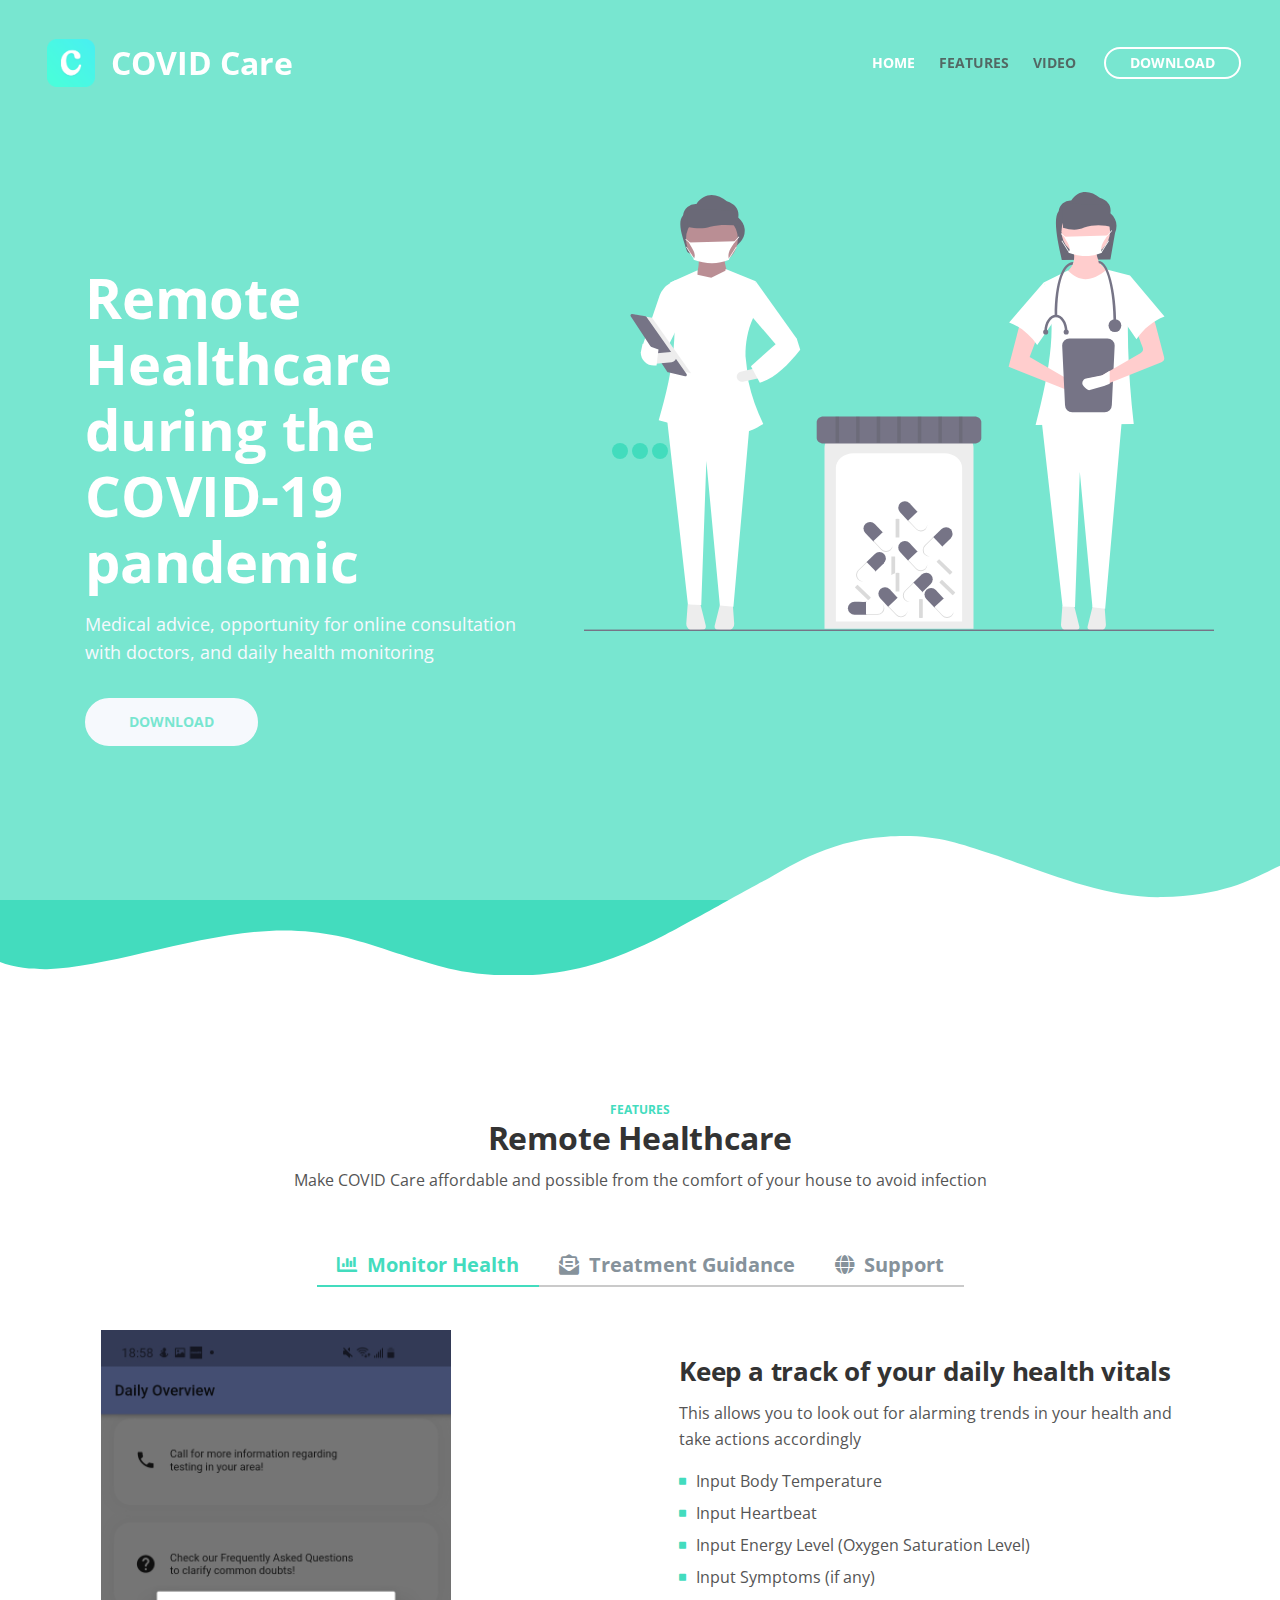
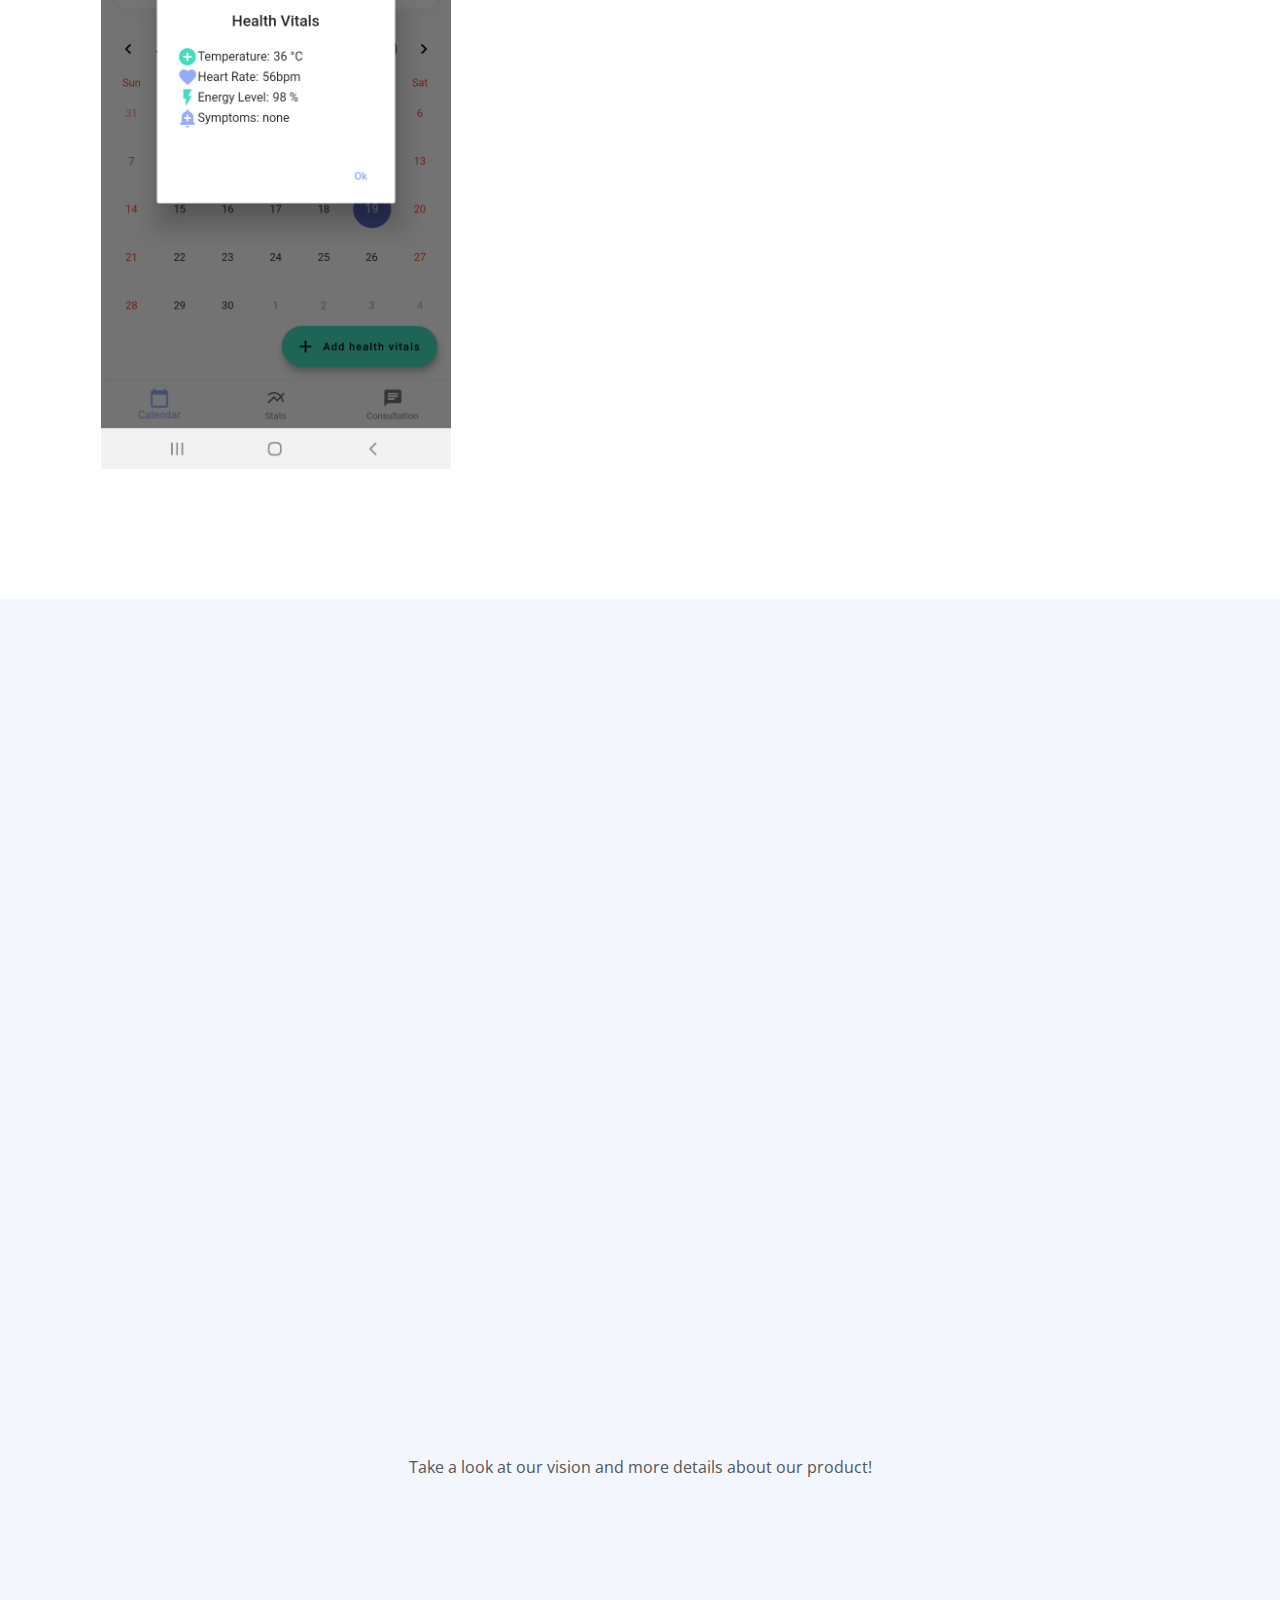
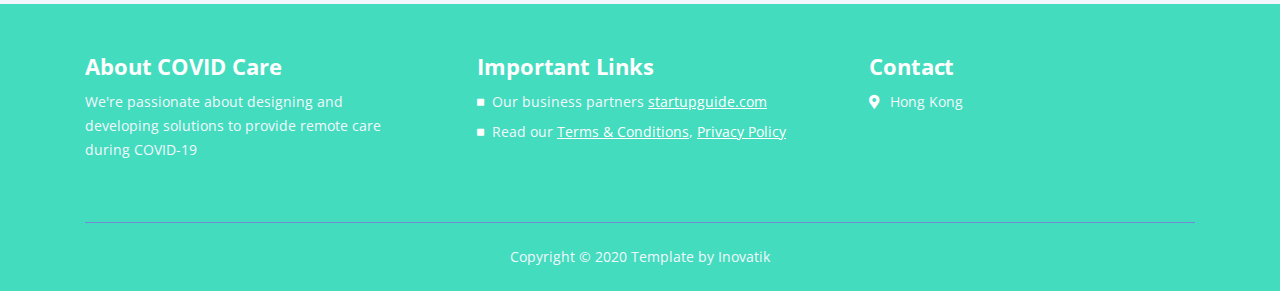
<file: docs/index.html>
<!DOCTYPE html>
<html lang="en">
<head>
    <meta charset="utf-8">
    <meta name="viewport" content="width=device-width, initial-scale=1, shrink-to-fit=no">
    
    <!-- SEO Meta Tags -->
    <meta name="description" content="Tivo is a HTML landing page template built with Bootstrap to help you crate engaging presentations for SaaS apps and convert visitors into users.">
    <meta name="author" content="Inovatik">

    <!-- OG Meta Tags to improve the way the post looks when you share the page on LinkedIn, Facebook, Google+ -->
	<meta property="og:site_name" content="" /> <!-- website name -->
	<meta property="og:site" content="" /> <!-- website link -->
	<meta property="og:title" content=""/> <!-- title shown in the actual shared post -->
	<meta property="og:description" content="" /> <!-- description shown in the actual shared post -->
	<meta property="og:image" content="" /> <!-- image link, make sure it's jpg -->
	<meta property="og:url" content="" /> <!-- where do you want your post to link to -->
	<meta property="og:type" content="article" />

    <!-- Website Title -->
    <title>COVID Care - A mobile app to track your health</title>
    
    <!-- Styles -->
    <link href="https://fonts.googleapis.com/css?family=Open+Sans:400,400i,700&display=swap&subset=latin-ext" rel="stylesheet">
    <link href="css/bootstrap.css" rel="stylesheet">
    <link href="css/fontawesome-all.css" rel="stylesheet">
    <link href="css/swiper.css" rel="stylesheet">
	<link href="css/magnific-popup.css" rel="stylesheet">
	<link href="css/styles.css" rel="stylesheet">
	
	<!-- Favicon  -->
    <link rel="icon" href="images/favicon.png">
</head>
<body data-spy="scroll" data-target=".fixed-top">
    
    <!-- Preloader -->
	<div class="spinner-wrapper">
        <div class="spinner">
            <div class="bounce1"></div>
            <div class="bounce2"></div>
            <div class="bounce3"></div>
        </div>
    </div>
    <!-- end of preloader -->
    

    <!-- Navigation -->
    <nav class="navbar navbar-expand-lg navbar-dark navbar-custom fixed-top">
        <div class="container">

             <!-- Image Logo -->
             <a class="navbar-brand logo-image" href="index.html"><img src="images/logo.png" alt="alternative"></a> 
            <!-- Text Logo - Use this if you don't have a graphic logo -->
            <a class="navbar-brand logo-text page-scroll" href="index.html">COVID Care</a>
            
            <!-- Mobile Menu Toggle Button -->
            <button class="navbar-toggler" type="button" data-toggle="collapse" data-target="#navbarsExampleDefault" aria-controls="navbarsExampleDefault" aria-expanded="false" aria-label="Toggle navigation">
                <span class="navbar-toggler-awesome fas fa-bars"></span>
                <span class="navbar-toggler-awesome fas fa-times"></span>
            </button>
            <!-- end of mobile menu toggle button -->

            <div class="collapse navbar-collapse" id="navbarsExampleDefault">
                <ul class="navbar-nav ml-auto">
                    <li class="nav-item">
                        <a class="nav-link page-scroll" href="#header">HOME <span class="sr-only">(current)</span></a>
                    </li>
                    <li class="nav-item">
                        <a class="nav-link page-scroll" href="#features">FEATURES</a>
                    </li>
                    <li class="nav-item">
                        <a class="nav-link page-scroll" href="#video">VIDEO</a>
                    </li>
                </ul>
                <span class="nav-item">
                    <a class="btn-outline-sm" href="app-release.apk">DOWNLOAD</a>
                </span>
            </div>
        </div> <!-- end of container -->
    </nav> <!-- end of navbar -->
    <!-- end of navigation -->


    <!-- Header -->
    <header id="header" class="header">
        <div class="header-content">
            <div class="container">
                <div class="row">
                    <div class="col-lg-6 col-xl-5">
                        <div class="text-container">
                            <h1>Remote Healthcare during the COVID-19 pandemic</h1>
                            <p class="p-large">Medical advice, opportunity for online consultation with doctors, and daily health monitoring</p>
                            <a class="btn-solid-lg page-scroll" href="app-release.apk">DOWNLOAD</a>
                        </div> <!-- end of text-container -->
                    </div> <!-- end of col -->
                    <div class="col-lg-6 col-xl-7">
                        <div class="image-container">
                            <div class="img-wrapper">
                                <img class="img-fluid" src="images/header.svg" alt="alternative">
                            </div> <!-- end of img-wrapper -->
                        </div> <!-- end of image-container -->
                    </div> <!-- end of col -->
                </div> <!-- end of row -->
            </div> <!-- end of container -->
        </div> <!-- end of header-content -->
    </header> <!-- end of header -->
    <svg class="header-frame" data-name="Layer 1" xmlns="http://www.w3.org/2000/svg" preserveAspectRatio="none" viewBox="0 0 1920 310"><defs><style>.cls-1{fill:#43DCBE;}</style></defs><title>header-frame</title><path class="cls-1" d="M0,283.054c22.75,12.98,53.1,15.2,70.635,14.808,92.115-2.077,238.3-79.9,354.895-79.938,59.97-.019,106.17,18.059,141.58,34,47.778,21.511,47.778,21.511,90,38.938,28.418,11.731,85.344,26.169,152.992,17.971,68.127-8.255,115.933-34.963,166.492-67.393,37.467-24.032,148.6-112.008,171.753-127.963,27.951-19.26,87.771-81.155,180.71-89.341,72.016-6.343,105.479,12.388,157.434,35.467,69.73,30.976,168.93,92.28,256.514,89.405,100.992-3.315,140.276-41.7,177-64.9V0.24H0V283.054Z"/></svg>
    <!-- end of header -->


    <!-- Features -->
    <div id="features" class="tabs">
        <div class="container">
            <div class="row">
                <div class="col-lg-12">
                    <div class="above-heading">FEATURES</div>
                    <h2 class="h2-heading">Remote Healthcare</h2>
                    <p class="p-heading">Make COVID Care affordable and possible from the comfort of your house to avoid infection</p>
                </div> <!-- end of col -->
            </div> <!-- end of row -->
            <div class="row">
                <div class="col-lg-12">

                    <!-- Tabs Links -->
                    <ul class="nav nav-tabs" id="argoTabs" role="tablist">
                        <li class="nav-item">
                            <a class="nav-link active" id="nav-tab-1" data-toggle="tab" href="#tab-1" role="tab" aria-controls="tab-1" aria-selected="true"><i class="fas fa-chart-bar"></i>Monitor Health</a>
                        </li>
                        <li class="nav-item">
                            <a class="nav-link" id="nav-tab-2" data-toggle="tab" href="#tab-2" role="tab" aria-controls="tab-2" aria-selected="false"><i class="fas fa-envelope-open-text"></i>Treatment Guidance</a>
                        </li>
                        <li class="nav-item">
                            <a class="nav-link" id="nav-tab-3" data-toggle="tab" href="#tab-3" role="tab" aria-controls="tab-3" aria-selected="false"><i class="fas fa-globe"></i>Support</a>
                        </li>
                    </ul>
                    <!-- end of tabs links -->

                    <!-- Tabs Content -->
                    <div class="tab-content" id="argoTabsContent">

                        <!-- Tab -->
                        <div class="tab-pane fade show active" id="tab-1" role="tabpanel" aria-labelledby="tab-1">
                            <div class="row">
                                <div class="col-lg-6">
                                    <div class="image-container">
                                        <img class="img-fluid img-phone" src="images/features-1.jpg" alt="alternative">
                                    </div> <!-- end of image-container -->
                                </div> <!-- end of col -->
                                <div class="col-lg-6">
                                    <div class="text-container">
                                        <h3>Keep a track of your daily health vitals</h3>
                                        <p>This allows you to look out for alarming trends in your health and take actions accordingly</p>
                                        <ul class="list-unstyled li-space-lg">
                                            <li class="media">
                                                <i class="fas fa-square"></i>
                                                <div class="media-body">Input Body Temperature</div>
                                            </li>
                                            <li class="media">
                                                <i class="fas fa-square"></i>
                                                <div class="media-body">Input Heartbeat</div>
                                            </li>
                                            <li class="media">
                                                <i class="fas fa-square"></i>
                                                <div class="media-body">Input Energy Level (Oxygen Saturation Level)</div>
                                            </li>
                                            <li class="media">
                                                <i class="fas fa-square"></i>
                                                <div class="media-body">Input Symptoms (if any)</div>
                                            </li>
                                        </ul>
                                    </div> <!-- end of text-container -->
                                </div> <!-- end of col -->
                            </div> <!-- end of row -->
                        </div> <!-- end of tab-pane -->
                        <!-- end of tab -->

                        <!-- Tab -->
                        <div class="tab-pane fade" id="tab-2" role="tabpanel" aria-labelledby="tab-2">
                            <div class="row">
                                <div class="col-lg-6">
                                    <div class="image-container">
                                        <img class="img-fluid img-phone" src="images/features-2.jpg" alt="alternative">
                                    </div> <!-- end of image-container -->
                                </div> <!-- end of col -->
                                <div class="col-lg-6">
                                    <div class="text-container">
                                        <h3>Treatment Guidance</h3>
                                        <p>From consultation with doctors to tips about your health based on your vitals</p>
                                        <ul class="list-unstyled li-space-lg">
                                            <li class="media">
                                                <i class="fas fa-square"></i>
                                                <div class="media-body">LiveChat Consultation with Doctors</div>
                                            </li>
                                            <li class="media">
                                                <i class="fas fa-square"></i>
                                                <div class="media-body">Priority can be implemented in deciding which users to treat in the hospital and which users to treat at home </div>
                                            </li>
                                            <li class="media">
                                                <i class="fas fa-square"></i>
                                                <div class="media-body">Meds prescription can be given by doctors and give options for users to order online by giving whatsapp number / phone number of pharmacy </div>
                                            </li>
                                        </ul>
                                    </div> <!-- end of text-container -->
                                </div> <!-- end of col -->
                            </div> <!-- end of row -->
                        </div> <!-- end of tab-pane -->
                        <!-- end of tab -->

                        <!-- Tab -->
                        <div class="tab-pane fade" id="tab-3" role="tabpanel" aria-labelledby="tab-3">
                            <div class="row">
                                <div class="col-lg-6">
                                    <div class="image-container">
                                        <img class="img-fluid" src="images/features-3.png" alt="alternative">
                                    </div> <!-- end of image-container -->
                                </div> <!-- end of col -->
                                <div class="col-lg-6">
                                    <div class="text-container">
                                        <h3>Support</h3>
                                        <p>The app aims to support users on all steps from testing to emergency</p>
                                        <ul class="list-unstyled li-space-lg">
                                            <li class="media">
                                                <i class="fas fa-square"></i>
                                                <div class="media-body">Connect with regional helplines to facilitate testing process</div>
                                            </li>
                                            <li class="media">
                                                <i class="fas fa-square"></i>
                                                <div class="media-body">Provide Emergency Call for ambulance</div>
                                            </li>
                                        </ul>
                                    </div> <!-- end of text-container -->
                                </div> <!-- end of col -->
                            </div> <!-- end of row -->
                        </div> <!-- end of tab-pane -->
                        <!-- end of tab -->
                        
                    </div> <!-- end of tab content -->
                    <!-- end of tabs content -->

                </div> <!-- end of col -->
            </div> <!-- end of row -->
        </div> <!-- end of container -->
    </div> <!-- end of tabs -->
    <!-- end of features -->


    <!-- Video -->
    <div id="video" class="basic-2">
        <div class="container">
            <div class="row">
                <div class="col-lg-12">

                    <!-- Video Preview -->
                        <iframe width="1280" height="720" src="https://www.youtube.com/embed/SDW5GQzIIBs" 
                        frameborder="0" allow="accelerometer; autoplay; encrypted-media; gyroscope; picture-in-picture" allowfullscreen></iframe>
                    <!-- end of video preview -->

                    <div class="p-heading">Take a look at our vision and more details about our product!</div>        
                </div> <!-- end of col -->
            </div> <!-- end of row -->
        </div> <!-- end of container -->
    </div> <!-- end of basic-2 -->
    <!-- end of video -->



    <!-- Footer -->
    <div class="footer">
        <div class="container">
            <div class="row">
                <div class="col-md-4">
                    <div class="footer-col first">
                        <h4>About COVID Care</h4>
                        <p class="p-small">We're passionate about designing and developing solutions to provide remote care during COVID-19</p>
                    </div>
                </div> <!-- end of col -->
                <div class="col-md-4">
                    <div class="footer-col middle">
                        <h4>Important Links</h4>
                        <ul class="list-unstyled li-space-lg p-small">
                            <li class="media">
                                <i class="fas fa-square"></i>
                                <div class="media-body">Our business partners <a class="white" href="#your-link">startupguide.com</a></div>
                            </li>
                            <li class="media">
                                <i class="fas fa-square"></i>
                                <div class="media-body">Read our <a class="white" href="terms-conditions.html">Terms & Conditions</a>, <a class="white" href="privacy-policy.html">Privacy Policy</a></div>
                            </li>
                        </ul>
                    </div>
                </div> <!-- end of col -->
                <div class="col-md-4">
                    <div class="footer-col last">
                        <h4>Contact</h4>
                        <ul class="list-unstyled li-space-lg p-small">
                            <li class="media">
                                <i class="fas fa-map-marker-alt"></i>
                                <div class="media-body">Hong Kong</div>
                            </li>
                        </ul>
                    </div> 
                </div> <!-- end of col -->
            </div> <!-- end of row -->
        </div> <!-- end of container -->
    </div> <!-- end of footer -->  
    <!-- end of footer -->


    <!-- Copyright -->
    <div class="copyright">
        <div class="container">
            <div class="row">
                <div class="col-lg-12">
                    <p class="p-small">Copyright © 2020 <a href="https://inovatik.com">Template by Inovatik</a></p>
                </div> <!-- end of col -->
            </div> <!-- enf of row -->
        </div> <!-- end of container -->
    </div> <!-- end of copyright --> 
    <!-- end of copyright -->
    
    	
    <!-- Scripts -->
    <script src="js/jquery.min.js"></script> <!-- jQuery for Bootstrap's JavaScript plugins -->
    <script src="js/popper.min.js"></script> <!-- Popper tooltip library for Bootstrap -->
    <script src="js/bootstrap.min.js"></script> <!-- Bootstrap framework -->
    <script src="js/jquery.easing.min.js"></script> <!-- jQuery Easing for smooth scrolling between anchors -->
    <script src="js/swiper.min.js"></script> <!-- Swiper for image and text sliders -->
    <script src="js/jquery.magnific-popup.js"></script> <!-- Magnific Popup for lightboxes -->
    <script src="js/validator.min.js"></script> <!-- Validator.js - Bootstrap plugin that validates forms -->
    <script src="js/scripts.js"></script> <!-- Custom scripts -->
</body>
</html>
</file>
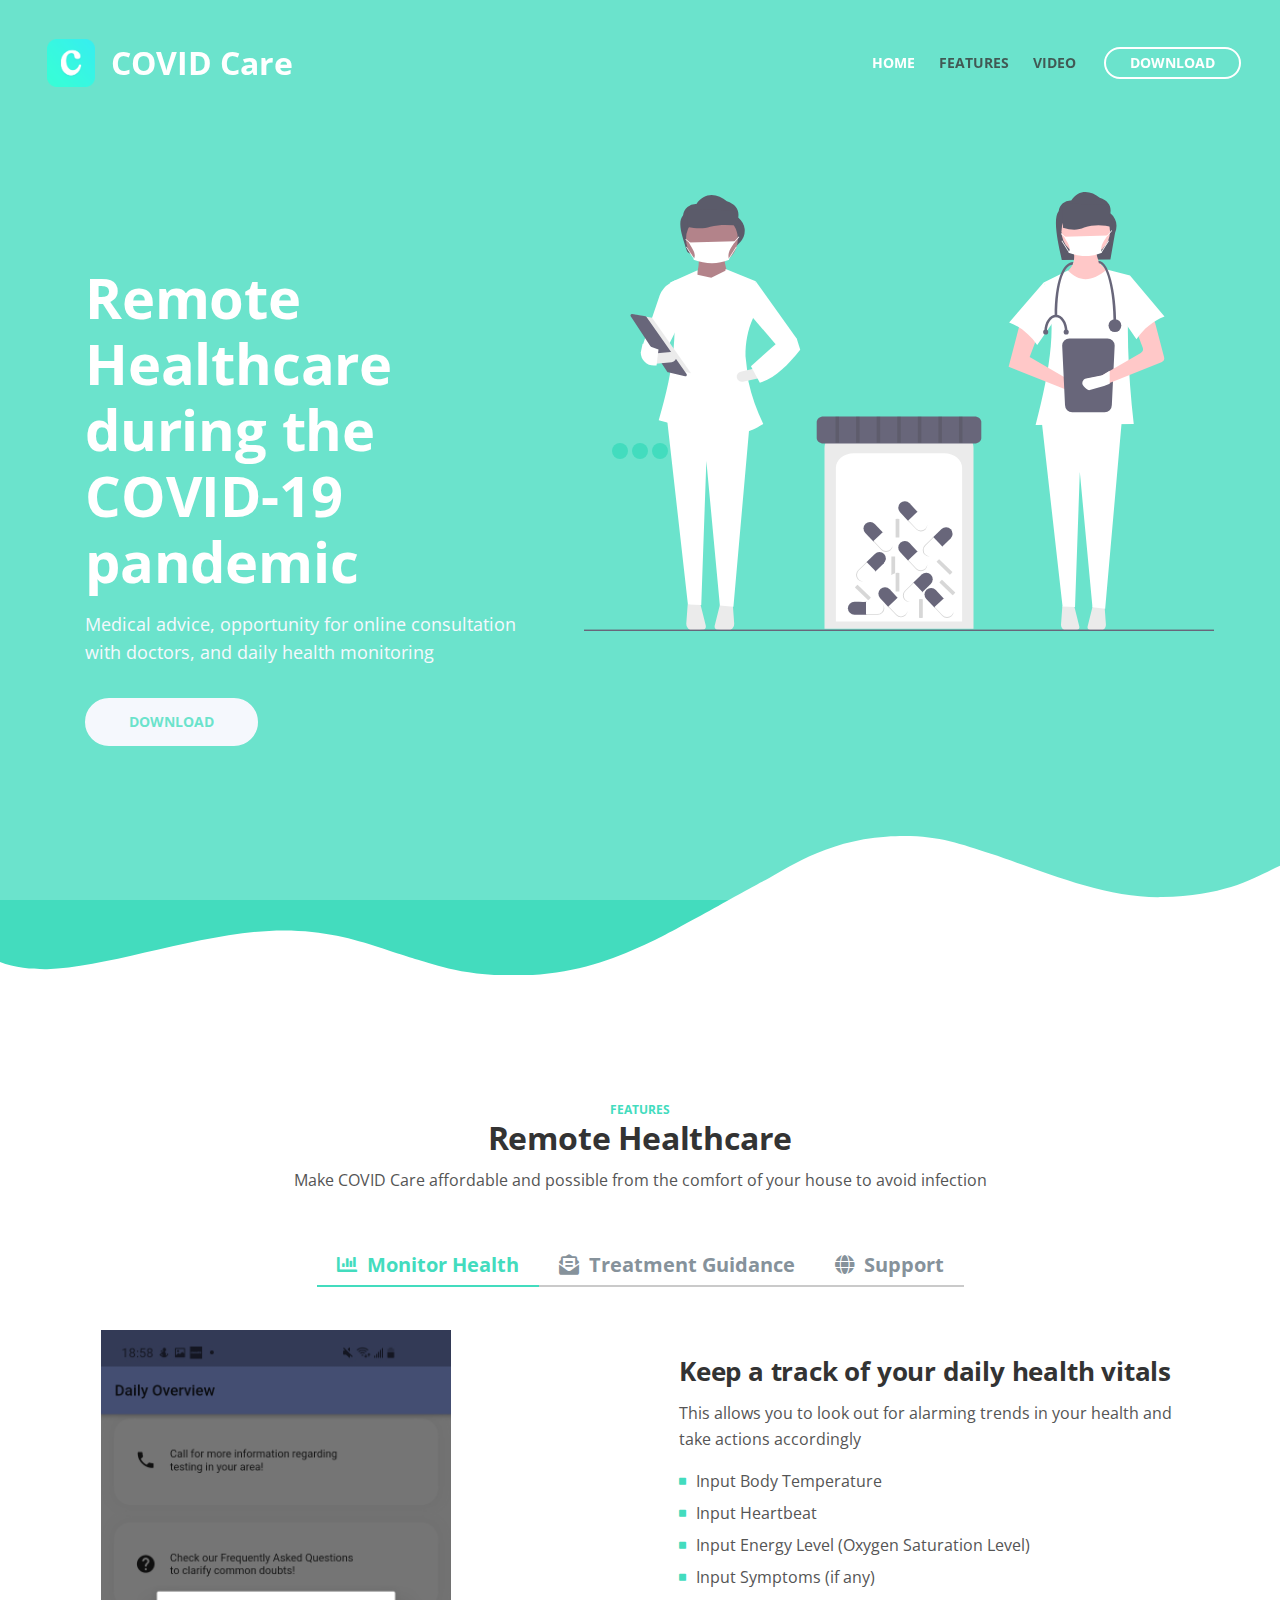
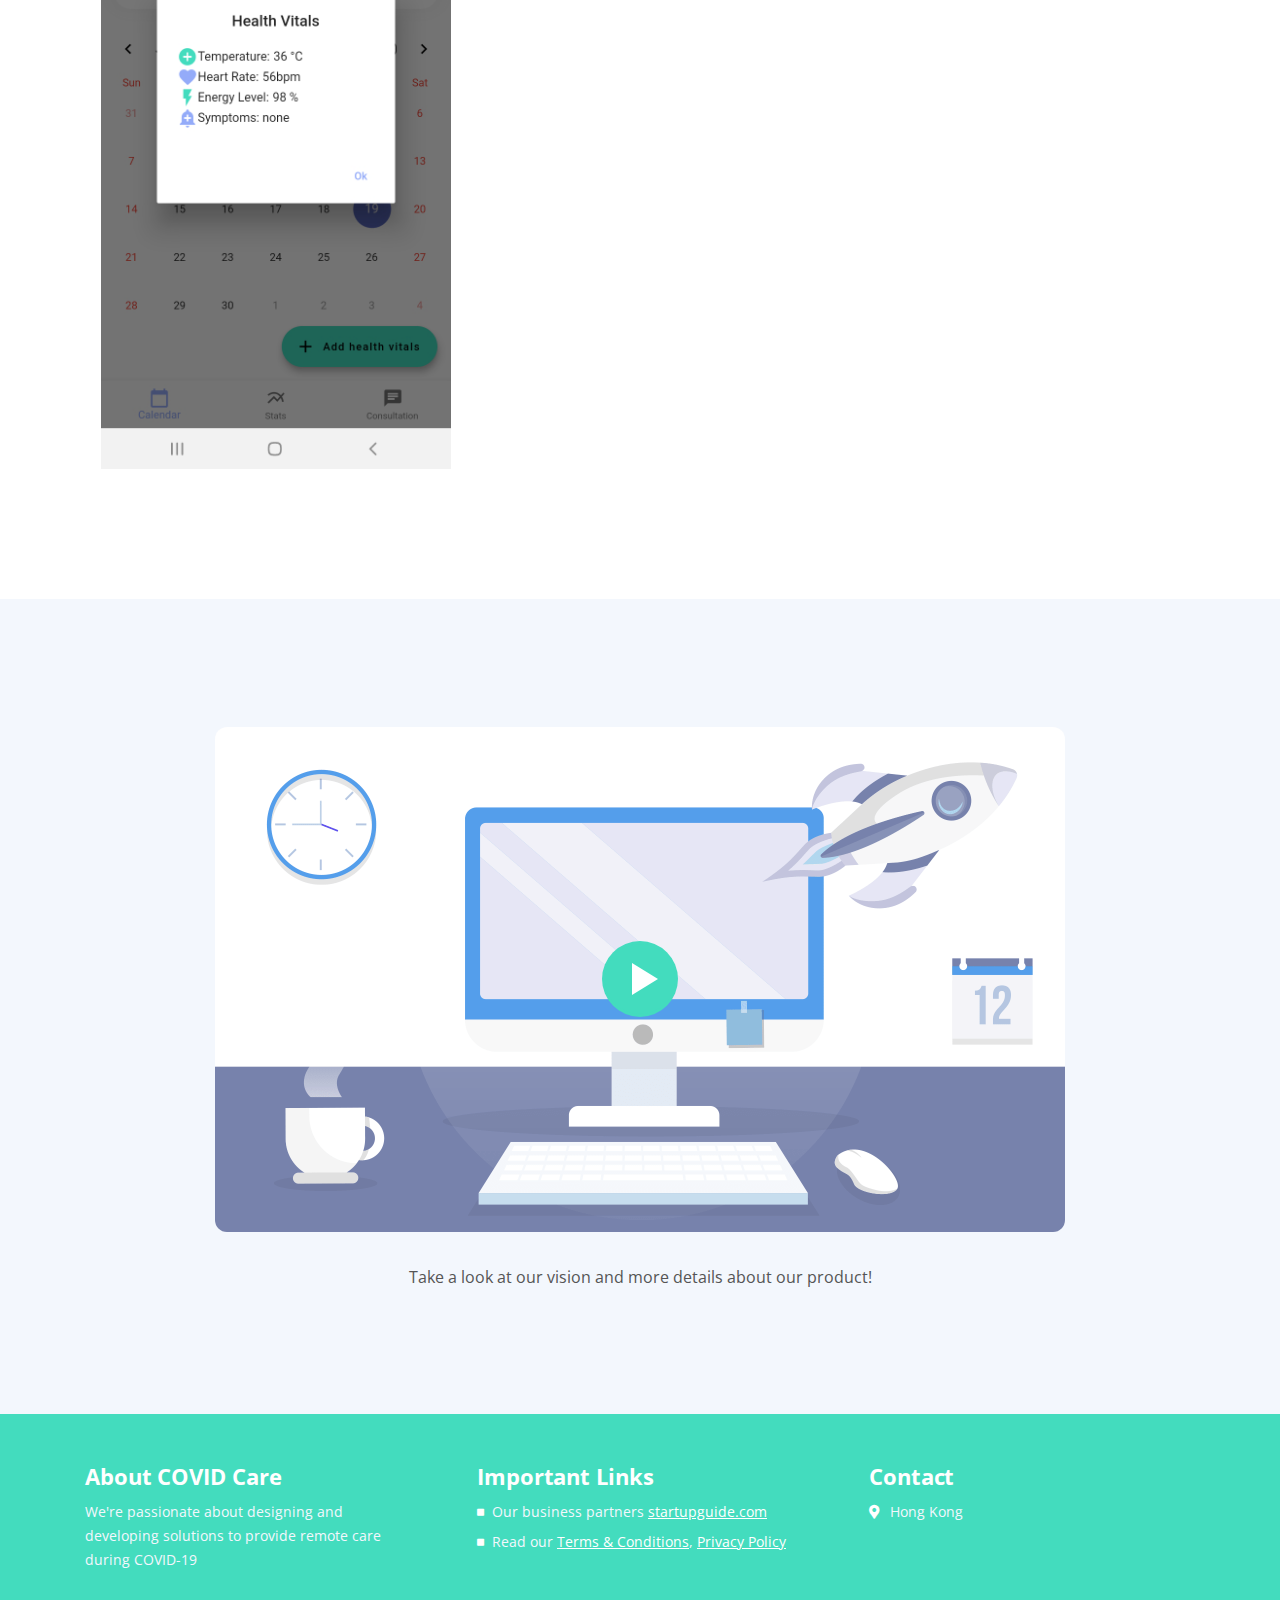
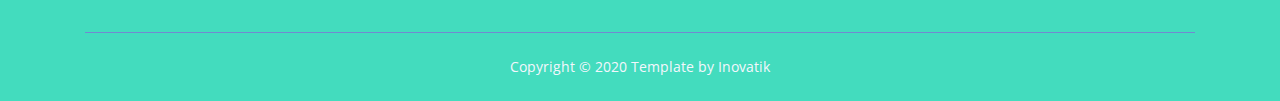
<file: web/index.html>
<!DOCTYPE html>
<html lang="en">
<head>
    <meta charset="utf-8">
    <meta name="viewport" content="width=device-width, initial-scale=1, shrink-to-fit=no">
    
    <!-- SEO Meta Tags -->
    <meta name="description" content="Tivo is a HTML landing page template built with Bootstrap to help you crate engaging presentations for SaaS apps and convert visitors into users.">
    <meta name="author" content="Inovatik">

    <!-- OG Meta Tags to improve the way the post looks when you share the page on LinkedIn, Facebook, Google+ -->
	<meta property="og:site_name" content="" /> <!-- website name -->
	<meta property="og:site" content="" /> <!-- website link -->
	<meta property="og:title" content=""/> <!-- title shown in the actual shared post -->
	<meta property="og:description" content="" /> <!-- description shown in the actual shared post -->
	<meta property="og:image" content="" /> <!-- image link, make sure it's jpg -->
	<meta property="og:url" content="" /> <!-- where do you want your post to link to -->
	<meta property="og:type" content="article" />

    <!-- Website Title -->
    <title>COVID Care - A mobile app to track your health</title>
    
    <!-- Styles -->
    <link href="https://fonts.googleapis.com/css?family=Open+Sans:400,400i,700&display=swap&subset=latin-ext" rel="stylesheet">
    <link href="css/bootstrap.css" rel="stylesheet">
    <link href="css/fontawesome-all.css" rel="stylesheet">
    <link href="css/swiper.css" rel="stylesheet">
	<link href="css/magnific-popup.css" rel="stylesheet">
	<link href="css/styles.css" rel="stylesheet">
	
	<!-- Favicon  -->
    <link rel="icon" href="images/favicon.png">
</head>
<body data-spy="scroll" data-target=".fixed-top">
    
    <!-- Preloader -->
	<div class="spinner-wrapper">
        <div class="spinner">
            <div class="bounce1"></div>
            <div class="bounce2"></div>
            <div class="bounce3"></div>
        </div>
    </div>
    <!-- end of preloader -->
    

    <!-- Navigation -->
    <nav class="navbar navbar-expand-lg navbar-dark navbar-custom fixed-top">
        <div class="container">

             <!-- Image Logo -->
             <a class="navbar-brand logo-image" href="index.html"><img src="images/logo.png" alt="alternative"></a> 
            <!-- Text Logo - Use this if you don't have a graphic logo -->
            <a class="navbar-brand logo-text page-scroll" href="index.html">COVID Care</a>
            
            <!-- Mobile Menu Toggle Button -->
            <button class="navbar-toggler" type="button" data-toggle="collapse" data-target="#navbarsExampleDefault" aria-controls="navbarsExampleDefault" aria-expanded="false" aria-label="Toggle navigation">
                <span class="navbar-toggler-awesome fas fa-bars"></span>
                <span class="navbar-toggler-awesome fas fa-times"></span>
            </button>
            <!-- end of mobile menu toggle button -->

            <div class="collapse navbar-collapse" id="navbarsExampleDefault">
                <ul class="navbar-nav ml-auto">
                    <li class="nav-item">
                        <a class="nav-link page-scroll" href="#header">HOME <span class="sr-only">(current)</span></a>
                    </li>
                    <li class="nav-item">
                        <a class="nav-link page-scroll" href="#features">FEATURES</a>
                    </li>
                    <li class="nav-item">
                        <a class="nav-link page-scroll" href="#video">VIDEO</a>
                    </li>
                </ul>
                <span class="nav-item">
                    <a class="btn-outline-sm" href="app-release.apk">DOWNLOAD</a>
                </span>
            </div>
        </div> <!-- end of container -->
    </nav> <!-- end of navbar -->
    <!-- end of navigation -->


    <!-- Header -->
    <header id="header" class="header">
        <div class="header-content">
            <div class="container">
                <div class="row">
                    <div class="col-lg-6 col-xl-5">
                        <div class="text-container">
                            <h1>Remote Healthcare during the COVID-19 pandemic</h1>
                            <p class="p-large">Medical advice, opportunity for online consultation with doctors, and daily health monitoring</p>
                            <a class="btn-solid-lg page-scroll" href="app-release.apk">DOWNLOAD</a>
                        </div> <!-- end of text-container -->
                    </div> <!-- end of col -->
                    <div class="col-lg-6 col-xl-7">
                        <div class="image-container">
                            <div class="img-wrapper">
                                <img class="img-fluid" src="images/header.svg" alt="alternative">
                            </div> <!-- end of img-wrapper -->
                        </div> <!-- end of image-container -->
                    </div> <!-- end of col -->
                </div> <!-- end of row -->
            </div> <!-- end of container -->
        </div> <!-- end of header-content -->
    </header> <!-- end of header -->
    <svg class="header-frame" data-name="Layer 1" xmlns="http://www.w3.org/2000/svg" preserveAspectRatio="none" viewBox="0 0 1920 310"><defs><style>.cls-1{fill:#43DCBE;}</style></defs><title>header-frame</title><path class="cls-1" d="M0,283.054c22.75,12.98,53.1,15.2,70.635,14.808,92.115-2.077,238.3-79.9,354.895-79.938,59.97-.019,106.17,18.059,141.58,34,47.778,21.511,47.778,21.511,90,38.938,28.418,11.731,85.344,26.169,152.992,17.971,68.127-8.255,115.933-34.963,166.492-67.393,37.467-24.032,148.6-112.008,171.753-127.963,27.951-19.26,87.771-81.155,180.71-89.341,72.016-6.343,105.479,12.388,157.434,35.467,69.73,30.976,168.93,92.28,256.514,89.405,100.992-3.315,140.276-41.7,177-64.9V0.24H0V283.054Z"/></svg>
    <!-- end of header -->


    <!-- Features -->
    <div id="features" class="tabs">
        <div class="container">
            <div class="row">
                <div class="col-lg-12">
                    <div class="above-heading">FEATURES</div>
                    <h2 class="h2-heading">Remote Healthcare</h2>
                    <p class="p-heading">Make COVID Care affordable and possible from the comfort of your house to avoid infection</p>
                </div> <!-- end of col -->
            </div> <!-- end of row -->
            <div class="row">
                <div class="col-lg-12">

                    <!-- Tabs Links -->
                    <ul class="nav nav-tabs" id="argoTabs" role="tablist">
                        <li class="nav-item">
                            <a class="nav-link active" id="nav-tab-1" data-toggle="tab" href="#tab-1" role="tab" aria-controls="tab-1" aria-selected="true"><i class="fas fa-chart-bar"></i>Monitor Health</a>
                        </li>
                        <li class="nav-item">
                            <a class="nav-link" id="nav-tab-2" data-toggle="tab" href="#tab-2" role="tab" aria-controls="tab-2" aria-selected="false"><i class="fas fa-envelope-open-text"></i>Treatment Guidance</a>
                        </li>
                        <li class="nav-item">
                            <a class="nav-link" id="nav-tab-3" data-toggle="tab" href="#tab-3" role="tab" aria-controls="tab-3" aria-selected="false"><i class="fas fa-globe"></i>Support</a>
                        </li>
                    </ul>
                    <!-- end of tabs links -->

                    <!-- Tabs Content -->
                    <div class="tab-content" id="argoTabsContent">

                        <!-- Tab -->
                        <div class="tab-pane fade show active" id="tab-1" role="tabpanel" aria-labelledby="tab-1">
                            <div class="row">
                                <div class="col-lg-6">
                                    <div class="image-container">
                                        <img class="img-fluid img-phone" src="images/features-1.jpg" alt="alternative">
                                    </div> <!-- end of image-container -->
                                </div> <!-- end of col -->
                                <div class="col-lg-6">
                                    <div class="text-container">
                                        <h3>Keep a track of your daily health vitals</h3>
                                        <p>This allows you to look out for alarming trends in your health and take actions accordingly</p>
                                        <ul class="list-unstyled li-space-lg">
                                            <li class="media">
                                                <i class="fas fa-square"></i>
                                                <div class="media-body">Input Body Temperature</div>
                                            </li>
                                            <li class="media">
                                                <i class="fas fa-square"></i>
                                                <div class="media-body">Input Heartbeat</div>
                                            </li>
                                            <li class="media">
                                                <i class="fas fa-square"></i>
                                                <div class="media-body">Input Energy Level (Oxygen Saturation Level)</div>
                                            </li>
                                            <li class="media">
                                                <i class="fas fa-square"></i>
                                                <div class="media-body">Input Symptoms (if any)</div>
                                            </li>
                                        </ul>
                                    </div> <!-- end of text-container -->
                                </div> <!-- end of col -->
                            </div> <!-- end of row -->
                        </div> <!-- end of tab-pane -->
                        <!-- end of tab -->

                        <!-- Tab -->
                        <div class="tab-pane fade" id="tab-2" role="tabpanel" aria-labelledby="tab-2">
                            <div class="row">
                                <div class="col-lg-6">
                                    <div class="image-container">
                                        <img class="img-fluid img-phone" src="images/features-2.jpg" alt="alternative">
                                    </div> <!-- end of image-container -->
                                </div> <!-- end of col -->
                                <div class="col-lg-6">
                                    <div class="text-container">
                                        <h3>Treatment Guidance</h3>
                                        <p>From consultation with doctors to tips about your health based on your vitals</p>
                                        <ul class="list-unstyled li-space-lg">
                                            <li class="media">
                                                <i class="fas fa-square"></i>
                                                <div class="media-body">LiveChat Consultation with Doctors</div>
                                            </li>
                                            <li class="media">
                                                <i class="fas fa-square"></i>
                                                <div class="media-body">Priority can be implemented in deciding which users to treat in the hospital and which users to treat at home </div>
                                            </li>
                                            <li class="media">
                                                <i class="fas fa-square"></i>
                                                <div class="media-body">Meds prescription can be given by doctors and give options for users to order online by giving whatsapp number / phone number of pharmacy </div>
                                            </li>
                                        </ul>
                                    </div> <!-- end of text-container -->
                                </div> <!-- end of col -->
                            </div> <!-- end of row -->
                        </div> <!-- end of tab-pane -->
                        <!-- end of tab -->

                        <!-- Tab -->
                        <div class="tab-pane fade" id="tab-3" role="tabpanel" aria-labelledby="tab-3">
                            <div class="row">
                                <div class="col-lg-6">
                                    <div class="image-container">
                                        <img class="img-fluid" src="images/features-3.png" alt="alternative">
                                    </div> <!-- end of image-container -->
                                </div> <!-- end of col -->
                                <div class="col-lg-6">
                                    <div class="text-container">
                                        <h3>Support</h3>
                                        <p>The app aims to support users on all steps from testing to emergency</p>
                                        <ul class="list-unstyled li-space-lg">
                                            <li class="media">
                                                <i class="fas fa-square"></i>
                                                <div class="media-body">Connect with regional helplines to facilitate testing process</div>
                                            </li>
                                            <li class="media">
                                                <i class="fas fa-square"></i>
                                                <div class="media-body">Provide Emergency Call for ambulance</div>
                                            </li>
                                        </ul>
                                    </div> <!-- end of text-container -->
                                </div> <!-- end of col -->
                            </div> <!-- end of row -->
                        </div> <!-- end of tab-pane -->
                        <!-- end of tab -->
                        
                    </div> <!-- end of tab content -->
                    <!-- end of tabs content -->

                </div> <!-- end of col -->
            </div> <!-- end of row -->
        </div> <!-- end of container -->
    </div> <!-- end of tabs -->
    <!-- end of features -->


    <!-- Video -->
    <div id="video" class="basic-2">
        <div class="container">
            <div class="row">
                <div class="col-lg-12">

                    <!-- Video Preview -->
                    <div class="image-container">
                        <div class="video-wrapper">
                            <a class="popup-youtube" href="https://www.youtube.com/watch?v=fLCjQJCekTs" data-effect="fadeIn">
                                <img class="img-fluid" src="images/video-image.png" alt="alternative">
                                <span class="video-play-button">
                                    <span></span>
                                </span>
                            </a>
                        </div> <!-- end of video-wrapper -->
                    </div> <!-- end of image-container -->
                    <!-- end of video preview -->

                    <div class="p-heading">Take a look at our vision and more details about our product!</div>        
                </div> <!-- end of col -->
            </div> <!-- end of row -->
        </div> <!-- end of container -->
    </div> <!-- end of basic-2 -->
    <!-- end of video -->



    <!-- Footer -->
    <div class="footer">
        <div class="container">
            <div class="row">
                <div class="col-md-4">
                    <div class="footer-col first">
                        <h4>About COVID Care</h4>
                        <p class="p-small">We're passionate about designing and developing solutions to provide remote care during COVID-19</p>
                    </div>
                </div> <!-- end of col -->
                <div class="col-md-4">
                    <div class="footer-col middle">
                        <h4>Important Links</h4>
                        <ul class="list-unstyled li-space-lg p-small">
                            <li class="media">
                                <i class="fas fa-square"></i>
                                <div class="media-body">Our business partners <a class="white" href="#your-link">startupguide.com</a></div>
                            </li>
                            <li class="media">
                                <i class="fas fa-square"></i>
                                <div class="media-body">Read our <a class="white" href="terms-conditions.html">Terms & Conditions</a>, <a class="white" href="privacy-policy.html">Privacy Policy</a></div>
                            </li>
                        </ul>
                    </div>
                </div> <!-- end of col -->
                <div class="col-md-4">
                    <div class="footer-col last">
                        <h4>Contact</h4>
                        <ul class="list-unstyled li-space-lg p-small">
                            <li class="media">
                                <i class="fas fa-map-marker-alt"></i>
                                <div class="media-body">Hong Kong</div>
                            </li>
                        </ul>
                    </div> 
                </div> <!-- end of col -->
            </div> <!-- end of row -->
        </div> <!-- end of container -->
    </div> <!-- end of footer -->  
    <!-- end of footer -->


    <!-- Copyright -->
    <div class="copyright">
        <div class="container">
            <div class="row">
                <div class="col-lg-12">
                    <p class="p-small">Copyright © 2020 <a href="https://inovatik.com">Template by Inovatik</a></p>
                </div> <!-- end of col -->
            </div> <!-- enf of row -->
        </div> <!-- end of container -->
    </div> <!-- end of copyright --> 
    <!-- end of copyright -->
    
    	
    <!-- Scripts -->
    <script src="js/jquery.min.js"></script> <!-- jQuery for Bootstrap's JavaScript plugins -->
    <script src="js/popper.min.js"></script> <!-- Popper tooltip library for Bootstrap -->
    <script src="js/bootstrap.min.js"></script> <!-- Bootstrap framework -->
    <script src="js/jquery.easing.min.js"></script> <!-- jQuery Easing for smooth scrolling between anchors -->
    <script src="js/swiper.min.js"></script> <!-- Swiper for image and text sliders -->
    <script src="js/jquery.magnific-popup.js"></script> <!-- Magnific Popup for lightboxes -->
    <script src="js/validator.min.js"></script> <!-- Validator.js - Bootstrap plugin that validates forms -->
    <script src="js/scripts.js"></script> <!-- Custom scripts -->
</body>
</html>
</file>
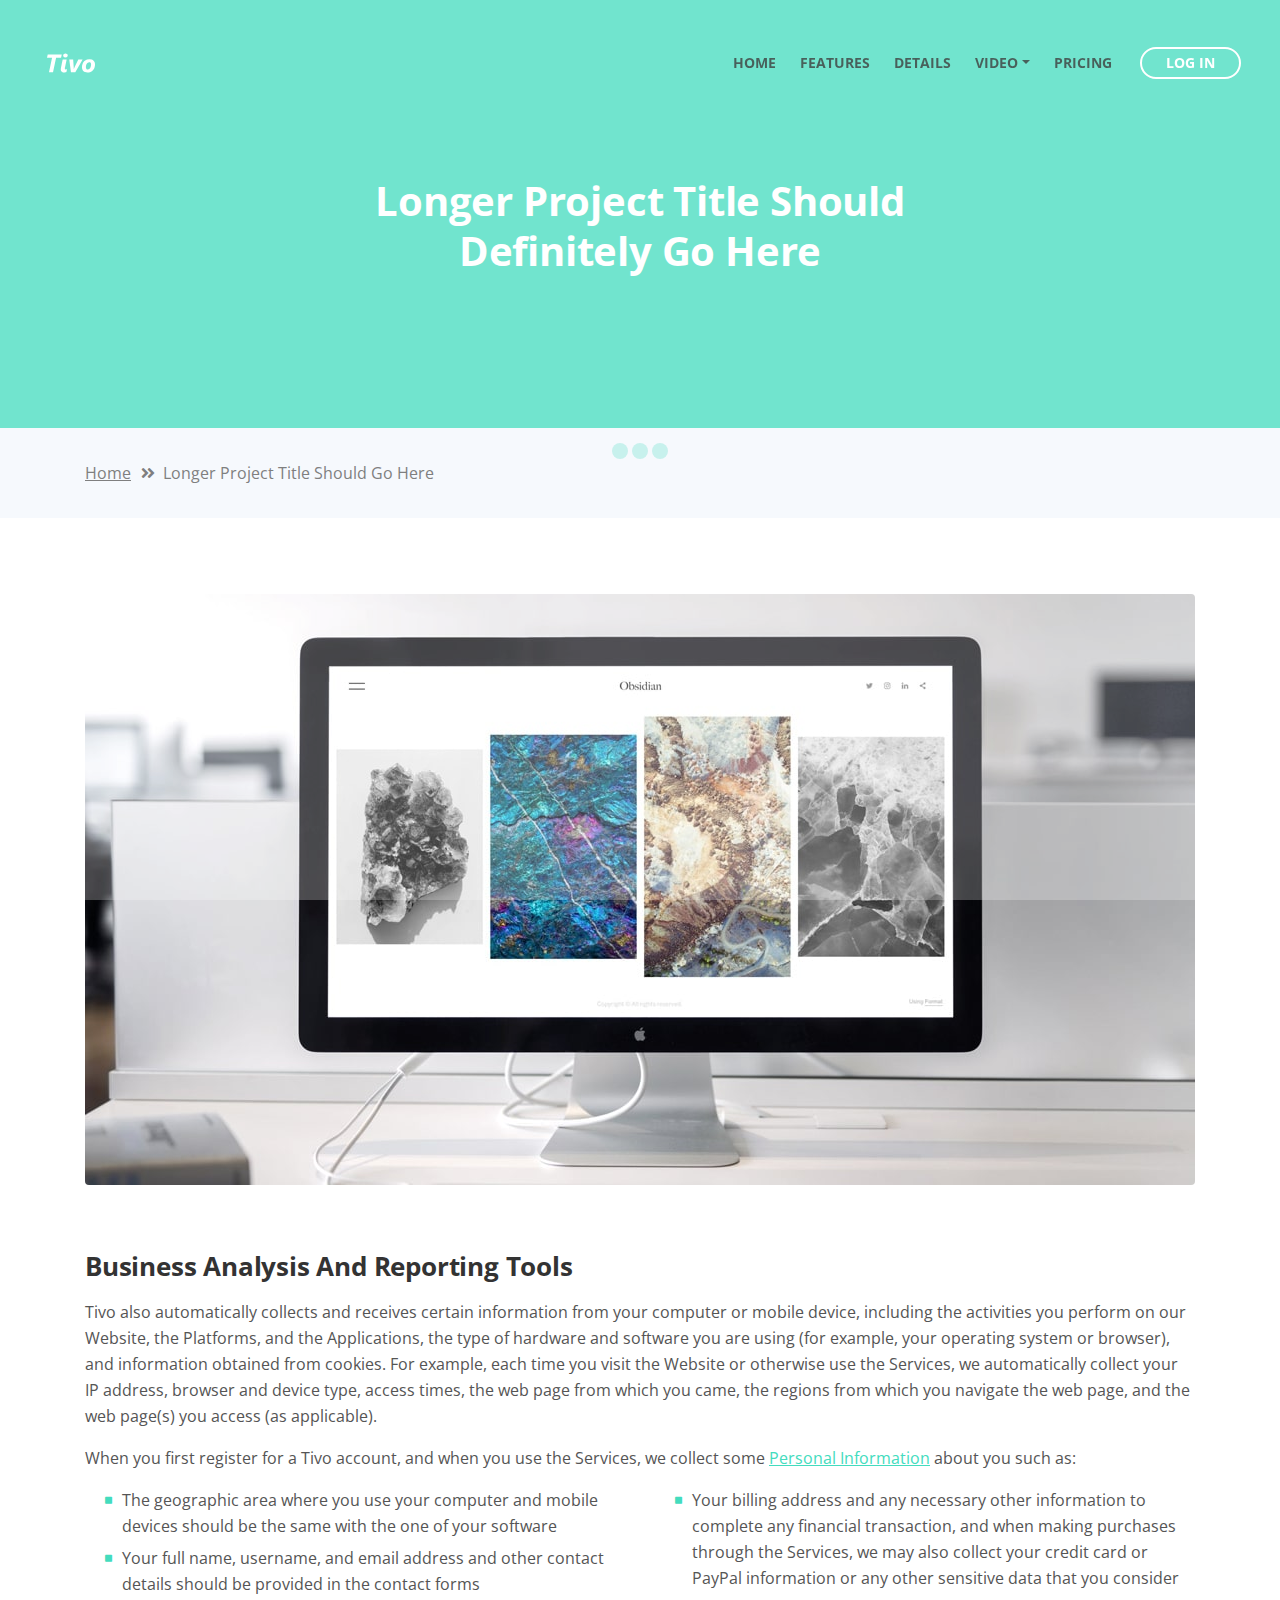
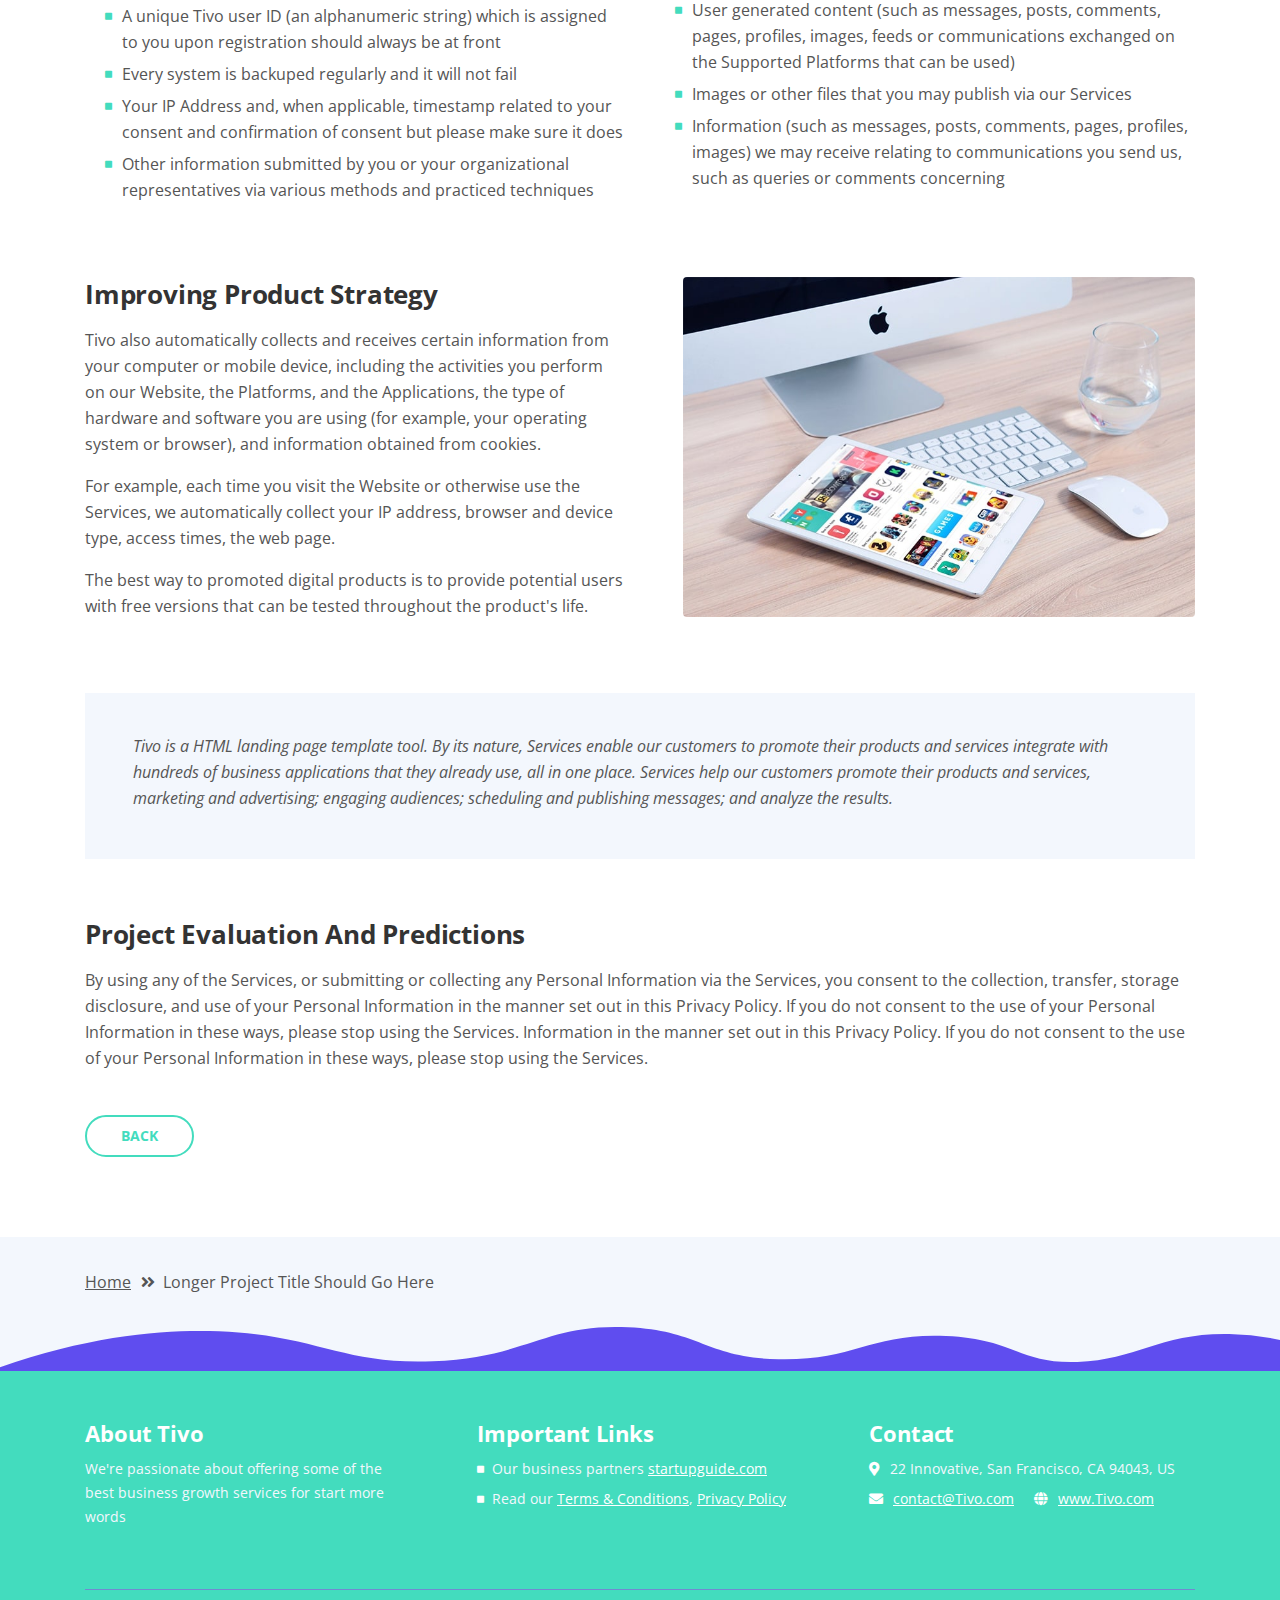
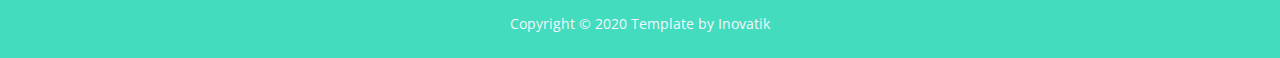
<file: docs/article-details.html>
<!DOCTYPE html>
<html lang="en">
<head>
    <meta charset="utf-8">
    <meta name="viewport" content="width=device-width, initial-scale=1, shrink-to-fit=no">
    
    <!-- SEO Meta Tags -->
    <meta name="description" content="Tivo is a HTML landing page template built with Bootstrap to help you crate engaging presentations for SaaS apps and convert visitors into users.">
    <meta name="author" content="Inovatik">

    <!-- OG Meta Tags to improve the way the post looks when you share the page on LinkedIn, Facebook, Google+ -->
	<meta property="og:site_name" content="" /> <!-- website name -->
	<meta property="og:site" content="" /> <!-- website link -->
	<meta property="og:title" content=""/> <!-- title shown in the actual shared post -->
	<meta property="og:description" content="" /> <!-- description shown in the actual shared post -->
	<meta property="og:image" content="" /> <!-- image link, make sure it's jpg -->
	<meta property="og:url" content="" /> <!-- where do you want your post to link to -->
	<meta property="og:type" content="article" />

    <!-- Website Title -->
    <title>Article Details - Tivo - SaaS App HTML Landing Page Template</title>
    
    <!-- Styles -->
    <link href="https://fonts.googleapis.com/css?family=Open+Sans:400,400i,700&display=swap&subset=latin-ext" rel="stylesheet">
    <link href="css/bootstrap.css" rel="stylesheet">
    <link href="css/fontawesome-all.css" rel="stylesheet">
    <link href="css/swiper.css" rel="stylesheet">
	<link href="css/magnific-popup.css" rel="stylesheet">
    <link href="css/styles.css" rel="stylesheet">
	
	<!-- Favicon  -->
    <link rel="icon" href="images/favicon.png">
</head>
<body data-spy="scroll" data-target=".fixed-top">
    
    <!-- Preloader -->
	<div class="spinner-wrapper">
        <div class="spinner">
            <div class="bounce1"></div>
            <div class="bounce2"></div>
            <div class="bounce3"></div>
        </div>
    </div>
    <!-- end of preloader -->
    

    <!-- Navigation -->
    <nav class="navbar navbar-expand-lg navbar-dark navbar-custom fixed-top">
        <div class="container">

            <!-- Text Logo - Use this if you don't have a graphic logo -->
            <!-- <a class="navbar-brand logo-text page-scroll" href="index.html">Tivo</a> -->

            <!-- Image Logo -->
            <a class="navbar-brand logo-image" href="index.html"><img src="images/logo.svg" alt="alternative"></a> 
            
            <!-- Mobile Menu Toggle Button -->
            <button class="navbar-toggler" type="button" data-toggle="collapse" data-target="#navbarsExampleDefault" aria-controls="navbarsExampleDefault" aria-expanded="false" aria-label="Toggle navigation">
                <span class="navbar-toggler-awesome fas fa-bars"></span>
                <span class="navbar-toggler-awesome fas fa-times"></span>
            </button>
            <!-- end of mobile menu toggle button -->

            <div class="collapse navbar-collapse" id="navbarsExampleDefault">
                <ul class="navbar-nav ml-auto">
                    <li class="nav-item">
                        <a class="nav-link page-scroll" href="index.html#header">HOME <span class="sr-only">(current)</span></a>
                    </li>
                    <li class="nav-item">
                        <a class="nav-link page-scroll" href="index.html#features">FEATURES</a>
                    </li>
                    <li class="nav-item">
                        <a class="nav-link page-scroll" href="index.html#details">DETAILS</a>
                    </li>

                    <!-- Dropdown Menu -->          
                    <li class="nav-item dropdown">
                        <a class="nav-link dropdown-toggle page-scroll" href="index.html#video" id="navbarDropdown" role="button" aria-haspopup="true" aria-expanded="false">VIDEO</a>
                        <div class="dropdown-menu" aria-labelledby="navbarDropdown">
                            <a class="dropdown-item" href="article-details.html"><span class="item-text">ARTICLE DETAILS</span></a>
                            <div class="dropdown-items-divide-hr"></div>
                            <a class="dropdown-item" href="terms-conditions.html"><span class="item-text">TERMS CONDITIONS</span></a>
                            <div class="dropdown-items-divide-hr"></div>
                            <a class="dropdown-item" href="privacy-policy.html"><span class="item-text">PRIVACY POLICY</span></a>
                        </div>
                    </li>
                    <!-- end of dropdown menu -->

                    <li class="nav-item">
                        <a class="nav-link page-scroll" href="index.html#pricing">PRICING</a>
                    </li>
                </ul>
                <span class="nav-item">
                    <a class="btn-outline-sm" href="log-in.html">LOG IN</a>
                </span>
            </div>
        </div> <!-- end of container -->
    </nav> <!-- end of navbar -->
    <!-- end of navigation -->


    <!-- Header -->
    <header id="header" class="ex-header">
        <div class="container">
            <div class="row">
                <div class="col-md-12">
                    <h1>Longer Project Title Should Definitely Go Here</h1>
                </div> <!-- end of col -->
            </div> <!-- end of row -->
        </div> <!-- end of container -->
    </header> <!-- end of ex-header -->
    <!-- end of header -->


    <!-- Breadcrumbs -->
    <div class="ex-basic-1">
        <div class="container">
            <div class="row">
                <div class="col-lg-12">
                    <div class="breadcrumbs">
                        <a href="index.html">Home</a><i class="fa fa-angle-double-right"></i><span>Longer Project Title Should Go Here</span>
                    </div> <!-- end of breadcrumbs -->
                </div> <!-- end of col -->
            </div> <!-- end of row -->
        </div> <!-- end of container -->
    </div> <!-- end of ex-basic-1 -->
    <!-- end of breadcrumbs -->


    <!-- Privacy Content -->
    <div class="ex-basic-2">
        <div class="container">
            <div class="row">
                <div class="col-lg-12">
                    <div class="image-container-large">
                        <img class="img-fluid" src="images/article-details-large.jpg" alt="alternative">
                    </div> <!-- end of image-container-large -->
                    <div class="text-container">
                        <h3>Business Analysis And Reporting Tools</h3>
                        <p>Tivo also automatically collects and receives certain information from your computer or mobile device, including the activities you perform on our Website, the Platforms, and the Applications, the type of hardware and software you are using (for example, your operating system or browser), and information obtained from cookies. For example, each time you visit the Website or otherwise use the Services, we automatically collect your IP address, browser and device type, access times, the web page from which you came, the regions from which you navigate the web page, and the web page(s) you access (as applicable).</p>
                        <p>When you first register for a Tivo account, and when you use the Services, we collect some <a class="blue" href="#your-link">Personal Information</a> about you such as:</p>
                        <div class="row">
                            <div class="col-md-6">
                                <ul class="list-unstyled li-space-lg indent">
                                    <li class="media">
                                        <i class="fas fa-square"></i>
                                        <div class="media-body">The geographic area where you use your computer and mobile devices should be the same with the one of your software</div>
                                    </li>
                                    <li class="media">
                                        <i class="fas fa-square"></i>
                                        <div class="media-body">Your full name, username, and email address and other contact details should be provided in the contact forms</div>
                                    </li>
                                    <li class="media">
                                        <i class="fas fa-square"></i>
                                        <div class="media-body">A unique Tivo user ID (an alphanumeric string) which is assigned to you upon registration should always be at front</div>
                                    </li>
                                    <li class="media">
                                        <i class="fas fa-square"></i>
                                        <div class="media-body">Every system is backuped regularly and it will not fail</div>
                                    </li>
                                    <li class="media">
                                        <i class="fas fa-square"></i>
                                        <div class="media-body">Your IP Address and, when applicable, timestamp related to your consent and confirmation of consent but please make sure it does</div>
                                    </li>
                                    <li class="media">
                                        <i class="fas fa-square"></i>
                                        <div class="media-body">Other information submitted by you or your organizational representatives via various methods and practiced techniques</div>
                                    </li>
                                </ul>
                            </div> <!-- end of col -->

                            <div class="col-md-6">
                                <ul class="list-unstyled li-space-lg indent">
                                    <li class="media">
                                        <i class="fas fa-square"></i>
                                        <div class="media-body">Your billing address and any necessary other information to complete any financial transaction, and when making purchases through the Services, we may also collect your credit card or PayPal information or any other sensitive data that you consider</div>
                                    </li>
                                    <li class="media">
                                        <i class="fas fa-square"></i>
                                        <div class="media-body">User generated content (such as messages, posts, comments, pages, profiles, images, feeds or communications exchanged on the Supported Platforms that can be used)</div>
                                    </li>
                                    <li class="media">
                                        <i class="fas fa-square"></i>
                                        <div class="media-body">Images or other files that you may publish via our Services</div>
                                    </li>
                                    <li class="media">
                                        <i class="fas fa-square"></i>
                                        <div class="media-body">Information (such as messages, posts, comments, pages, profiles, images) we may receive relating to communications you send us, such as queries or comments concerning</div>
                                    </li>
                                </ul>
                            </div> <!-- end of col -->
                        </div> <!-- end of row -->
                    </div> <!-- end of text-container-->
                    
                    <div class="text-container">
                        <div class="row">
                            <div class="col-md-6">
                                <h3>Improving Product Strategy</h3>
                                <p>Tivo also automatically collects and receives certain information from your computer or mobile device, including the activities you perform on our Website, the Platforms, and the Applications, the type of hardware and software you are using (for example, your operating system or browser), and information obtained from cookies.</p>
                                <p>For example, each time you visit the Website or otherwise use the Services, we automatically collect your IP address, browser and device type, access times, the web page.</p>
                                <p>The best way to promoted digital products is to provide potential users with free versions that can be tested throughout the product's life.</p>
                            </div> <!-- end of col -->
                            <div class="col-md-6">
                                <div class="image-container-small">
                                    <img class="img-fluid" src="images/article-details-small.jpg" alt="alternative">
                                </div> <!-- end of image-container-small -->
                            </div> <!-- end of col -->
                        </div> <!-- end of row -->
                    </div> <!-- end of text-container -->

                    <div class="text-container dark">
                        <p class="testimonial-text">Tivo is a HTML landing page template tool. By its nature, Services enable our customers to promote their products and services integrate with hundreds of business applications that they already use, all in one place. Services help our customers promote their products and services, marketing and advertising; engaging audiences; scheduling and publishing messages; and analyze the results.</p>
                    </div> <!-- end of text container -->

                    <div class="text-container last">
                        <h3>Project Evaluation And Predictions</h3>
					    <p>By using any of the Services, or submitting or collecting any Personal Information via the Services, you consent to the collection, transfer, storage disclosure, and use of your Personal Information in the manner set out in this Privacy Policy. If you do not consent to the use of your Personal Information in these ways, please stop using the Services. Information in the manner set out in this Privacy Policy. If you do not consent to the use of your Personal Information in these ways, please stop using the Services.</p>
                    </div> <!-- end of text-container -->
                    <a class="btn-outline-reg" href="index.html">BACK</a>
                </div> <!-- end of col-->
            </div> <!-- end of row -->
        </div> <!-- end of container -->
    </div> <!-- end of ex-basic-2 -->
    <!-- end of privacy content -->


    <!-- Breadcrumbs -->
    <div class="ex-basic-1">
        <div class="container">
            <div class="row">
                <div class="col-lg-12">
                    <div class="breadcrumbs">
                        <a href="index.html">Home</a><i class="fa fa-angle-double-right"></i><span>Longer Project Title Should Go Here</span>
                    </div> <!-- end of breadcrumbs -->
                </div> <!-- end of col -->
            </div> <!-- end of row -->
        </div> <!-- end of container -->
    </div> <!-- end of ex-basic-1 -->
    <!-- end of breadcrumbs -->

    
    <!-- Footer -->
    <svg class="ex-footer-frame" data-name="Layer 2" xmlns="http://www.w3.org/2000/svg" preserveAspectRatio="none" viewBox="0 0 1920 79"><defs><style>.cls-2{fill:#5f4def;}</style></defs><title>footer-frame</title><path class="cls-2" d="M0,72.427C143,12.138,255.5,4.577,328.644,7.943c147.721,6.8,183.881,60.242,320.83,53.737,143-6.793,167.826-68.128,293-60.9,109.095,6.3,115.68,54.364,225.251,57.319,113.58,3.064,138.8-47.711,251.189-41.8,104.012,5.474,109.713,50.4,197.369,46.572,89.549-3.91,124.375-52.563,227.622-50.155A338.646,338.646,0,0,1,1920,23.467V79.75H0V72.427Z" transform="translate(0 -0.188)"/></svg>
    <div class="footer">
        <div class="container">
            <div class="row">
                <div class="col-md-4">
                    <div class="footer-col first">
                        <h4>About Tivo</h4>
                        <p class="p-small">We're passionate about offering some of the best business growth services for start more words</p>
                    </div>
                </div> <!-- end of col -->
                <div class="col-md-4">
                    <div class="footer-col middle">
                        <h4>Important Links</h4>
                        <ul class="list-unstyled li-space-lg p-small">
                            <li class="media">
                                <i class="fas fa-square"></i>
                                <div class="media-body">Our business partners <a class="white" href="#your-link">startupguide.com</a></div>
                            </li>
                            <li class="media">
                                <i class="fas fa-square"></i>
                                <div class="media-body">Read our <a class="white" href="terms-conditions.html">Terms & Conditions</a>, <a class="white" href="privacy-policy.html">Privacy Policy</a></div>
                            </li>
                        </ul>
                    </div>
                </div> <!-- end of col -->
                <div class="col-md-4">
                    <div class="footer-col last">
                        <h4>Contact</h4>
                        <ul class="list-unstyled li-space-lg p-small">
                            <li class="media">
                                <i class="fas fa-map-marker-alt"></i>
                                <div class="media-body">22 Innovative, San Francisco, CA 94043, US</div>
                            </li>
                            <li class="media">
                                <i class="fas fa-envelope"></i>
                                <div class="media-body"><a class="white" href="mailto:contact@Tivo.com">contact@Tivo.com</a> <i class="fas fa-globe"></i><a class="white" href="#your-link">www.Tivo.com</a></div>
                            </li>
                        </ul>
                    </div> 
                </div> <!-- end of col -->
            </div> <!-- end of row -->
        </div> <!-- end of container -->
    </div> <!-- end of footer -->  
    <!-- end of footer -->


    <!-- Copyright -->
    <div class="copyright">
        <div class="container">
            <div class="row">
                <div class="col-lg-12">
                    <p class="p-small">Copyright © 2020 <a href="https://inovatik.com">Template by Inovatik</a></p>
                </div> <!-- end of col -->
            </div> <!-- enf of row -->
        </div> <!-- end of container -->
    </div> <!-- end of copyright --> 
    <!-- end of copyright -->
    
    	
    <!-- Scripts -->
    <script src="js/jquery.min.js"></script> <!-- jQuery for Bootstrap's JavaScript plugins -->
    <script src="js/popper.min.js"></script> <!-- Popper tooltip library for Bootstrap -->
    <script src="js/bootstrap.min.js"></script> <!-- Bootstrap framework -->
    <script src="js/jquery.easing.min.js"></script> <!-- jQuery Easing for smooth scrolling between anchors -->
    <script src="js/swiper.min.js"></script> <!-- Swiper for image and text sliders -->
    <script src="js/jquery.magnific-popup.js"></script> <!-- Magnific Popup for lightboxes -->
    <script src="js/validator.min.js"></script> <!-- Validator.js - Bootstrap plugin that validates forms -->
    <script src="js/scripts.js"></script> <!-- Custom scripts -->
</body>
</html>
</file>
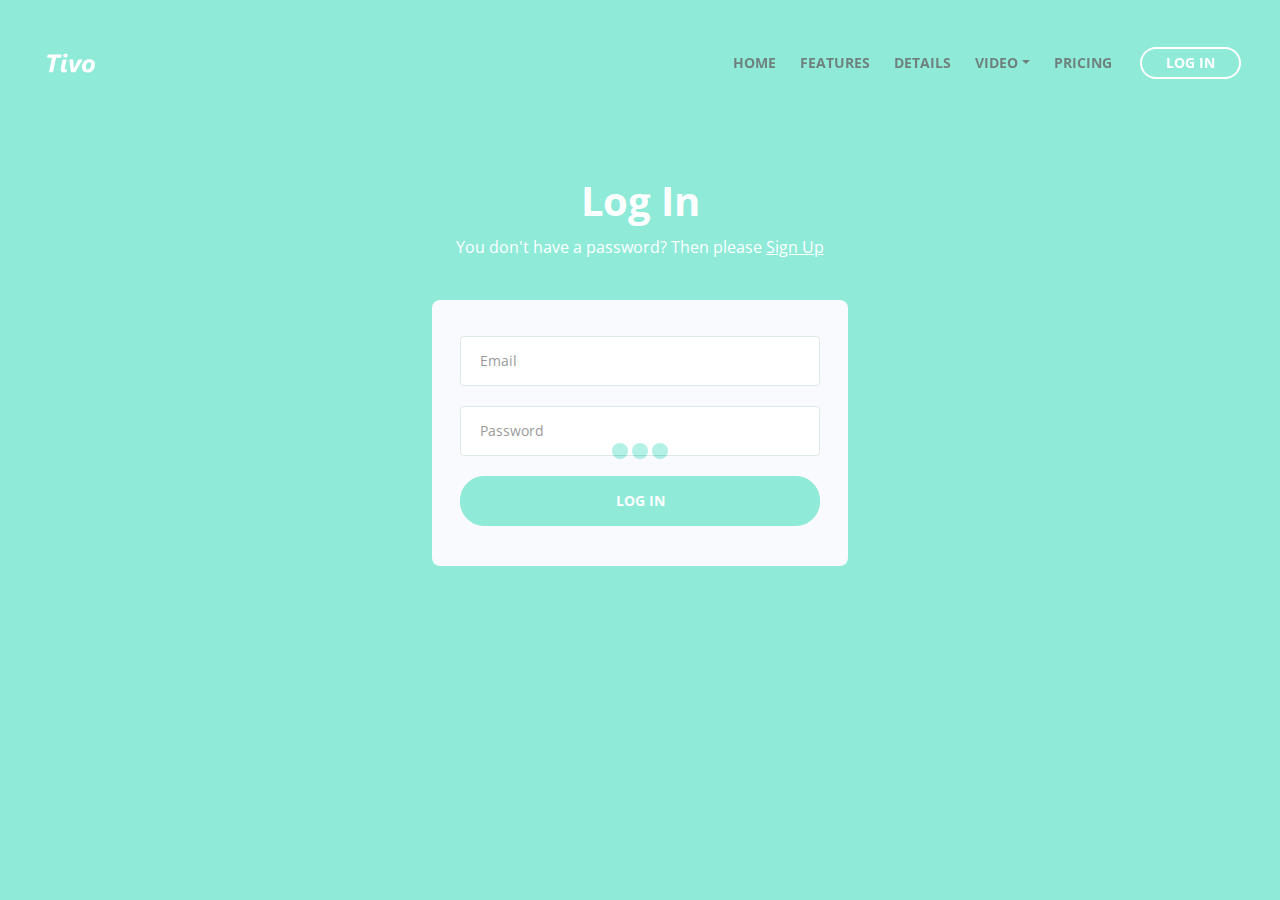
<file: docs/log-in.html>
<!DOCTYPE html>
<html lang="en">
<head>
    <meta charset="utf-8">
    <meta name="viewport" content="width=device-width, initial-scale=1, shrink-to-fit=no">
    
    <!-- SEO Meta Tags -->
    <meta name="description" content="Tivo is a HTML landing page template built with Bootstrap to help you crate engaging presentations for SaaS apps and convert visitors into users.">
    <meta name="author" content="Inovatik">

    <!-- OG Meta Tags to improve the way the post looks when you share the page on LinkedIn, Facebook, Google+ -->
	<meta property="og:site_name" content="" /> <!-- website name -->
	<meta property="og:site" content="" /> <!-- website link -->
	<meta property="og:title" content=""/> <!-- title shown in the actual shared post -->
	<meta property="og:description" content="" /> <!-- description shown in the actual shared post -->
	<meta property="og:image" content="" /> <!-- image link, make sure it's jpg -->
	<meta property="og:url" content="" /> <!-- where do you want your post to link to -->
	<meta property="og:type" content="article" />

    <!-- Website Title -->
    <title>Log In - Tivo - SaaS App HTML Landing Page Template</title>
    
    <!-- Styles -->
    <link href="https://fonts.googleapis.com/css?family=Open+Sans:400,400i,700&display=swap&subset=latin-ext" rel="stylesheet">
    <link href="css/bootstrap.css" rel="stylesheet">
    <link href="css/fontawesome-all.css" rel="stylesheet">
    <link href="css/swiper.css" rel="stylesheet">
	<link href="css/magnific-popup.css" rel="stylesheet">
	<link href="css/styles.css" rel="stylesheet">
	
	<!-- Favicon  -->
    <link rel="icon" href="images/favicon.png">
</head>
<body data-spy="scroll" data-target=".fixed-top">
    
    <!-- Preloader -->
	<div class="spinner-wrapper">
        <div class="spinner">
            <div class="bounce1"></div>
            <div class="bounce2"></div>
            <div class="bounce3"></div>
        </div>
    </div>
    <!-- end of preloader -->
    

    <!-- Navigation -->
    <nav class="navbar navbar-expand-lg navbar-dark navbar-custom fixed-top">
        <div class="container">

            <!-- Text Logo - Use this if you don't have a graphic logo -->
            <!-- <a class="navbar-brand logo-text page-scroll" href="index.html">Tivo</a> -->

            <!-- Image Logo -->
            <a class="navbar-brand logo-image" href="index.html"><img src="images/logo.svg" alt="alternative"></a> 
            
            <!-- Mobile Menu Toggle Button -->
            <button class="navbar-toggler" type="button" data-toggle="collapse" data-target="#navbarsExampleDefault" aria-controls="navbarsExampleDefault" aria-expanded="false" aria-label="Toggle navigation">
                <span class="navbar-toggler-awesome fas fa-bars"></span>
                <span class="navbar-toggler-awesome fas fa-times"></span>
            </button>
            <!-- end of mobile menu toggle button -->

            <div class="collapse navbar-collapse" id="navbarsExampleDefault">
                <ul class="navbar-nav ml-auto">
                    <li class="nav-item">
                        <a class="nav-link page-scroll" href="index.html#header">HOME <span class="sr-only">(current)</span></a>
                    </li>
                    <li class="nav-item">
                        <a class="nav-link page-scroll" href="index.html#features">FEATURES</a>
                    </li>
                    <li class="nav-item">
                        <a class="nav-link page-scroll" href="index.html#details">DETAILS</a>
                    </li>

                    <!-- Dropdown Menu -->          
                    <li class="nav-item dropdown">
                        <a class="nav-link dropdown-toggle page-scroll" href="index.html#video" id="navbarDropdown" role="button" aria-haspopup="true" aria-expanded="false">VIDEO</a>
                        <div class="dropdown-menu" aria-labelledby="navbarDropdown">
                            <a class="dropdown-item" href="article-details.html"><span class="item-text">ARTICLE DETAILS</span></a>
                            <div class="dropdown-items-divide-hr"></div>
                            <a class="dropdown-item" href="terms-conditions.html"><span class="item-text">TERMS CONDITIONS</span></a>
                            <div class="dropdown-items-divide-hr"></div>
                            <a class="dropdown-item" href="privacy-policy.html"><span class="item-text">PRIVACY POLICY</span></a>
                        </div>
                    </li>
                    <!-- end of dropdown menu -->

                    <li class="nav-item">
                        <a class="nav-link page-scroll" href="index.html#pricing">PRICING</a>
                    </li>
                </ul>
                <span class="nav-item">
                    <a class="btn-outline-sm" href="log-in.html">LOG IN</a>
                </span>
            </div>
        </div> <!-- end of container -->
    </nav> <!-- end of navbar -->
    <!-- end of navigation -->


    <!-- Header -->
    <header id="header" class="ex-2-header">
        <div class="container">
            <div class="row">
                <div class="col-lg-12">
                    <h1>Log In</h1>
                   <p>You don't have a password? Then please <a class="white" href="sign-up.html">Sign Up</a></p> 
                    <!-- Sign Up Form -->
                    <div class="form-container">
                        <form id="logInForm" data-toggle="validator" data-focus="false">
                            <div class="form-group">
                                <input type="email" class="form-control-input" id="lemail" required>
                                <label class="label-control" for="lemail">Email</label>
                                <div class="help-block with-errors"></div>
                            </div>
                            <div class="form-group">
                                <input type="text" class="form-control-input" id="lpassword" required>
                                <label class="label-control" for="lpassword">Password</label>
                                <div class="help-block with-errors"></div>
                            </div>
                            <div class="form-group">
                                <button type="submit" class="form-control-submit-button">LOG IN</button>
                            </div>
                            <div class="form-message">
                                <div id="lmsgSubmit" class="h3 text-center hidden"></div>
                            </div>
                        </form>
                    </div> <!-- end of form container -->
                    <!-- end of sign up form -->

                </div> <!-- end of col -->
            </div> <!-- end of row -->
        </div> <!-- end of container -->
    </header> <!-- end of ex-header -->
    <!-- end of header -->


    <!-- Scripts -->
    <script src="js/jquery.min.js"></script> <!-- jQuery for Bootstrap's JavaScript plugins -->
    <script src="js/popper.min.js"></script> <!-- Popper tooltip library for Bootstrap -->
    <script src="js/bootstrap.min.js"></script> <!-- Bootstrap framework -->
    <script src="js/jquery.easing.min.js"></script> <!-- jQuery Easing for smooth scrolling between anchors -->
    <script src="js/swiper.min.js"></script> <!-- Swiper for image and text sliders -->
    <script src="js/jquery.magnific-popup.js"></script> <!-- Magnific Popup for lightboxes -->
    <script src="js/validator.min.js"></script> <!-- Validator.js - Bootstrap plugin that validates forms -->
    <script src="js/scripts.js"></script> <!-- Custom scripts -->
</body>
</html>
</file>
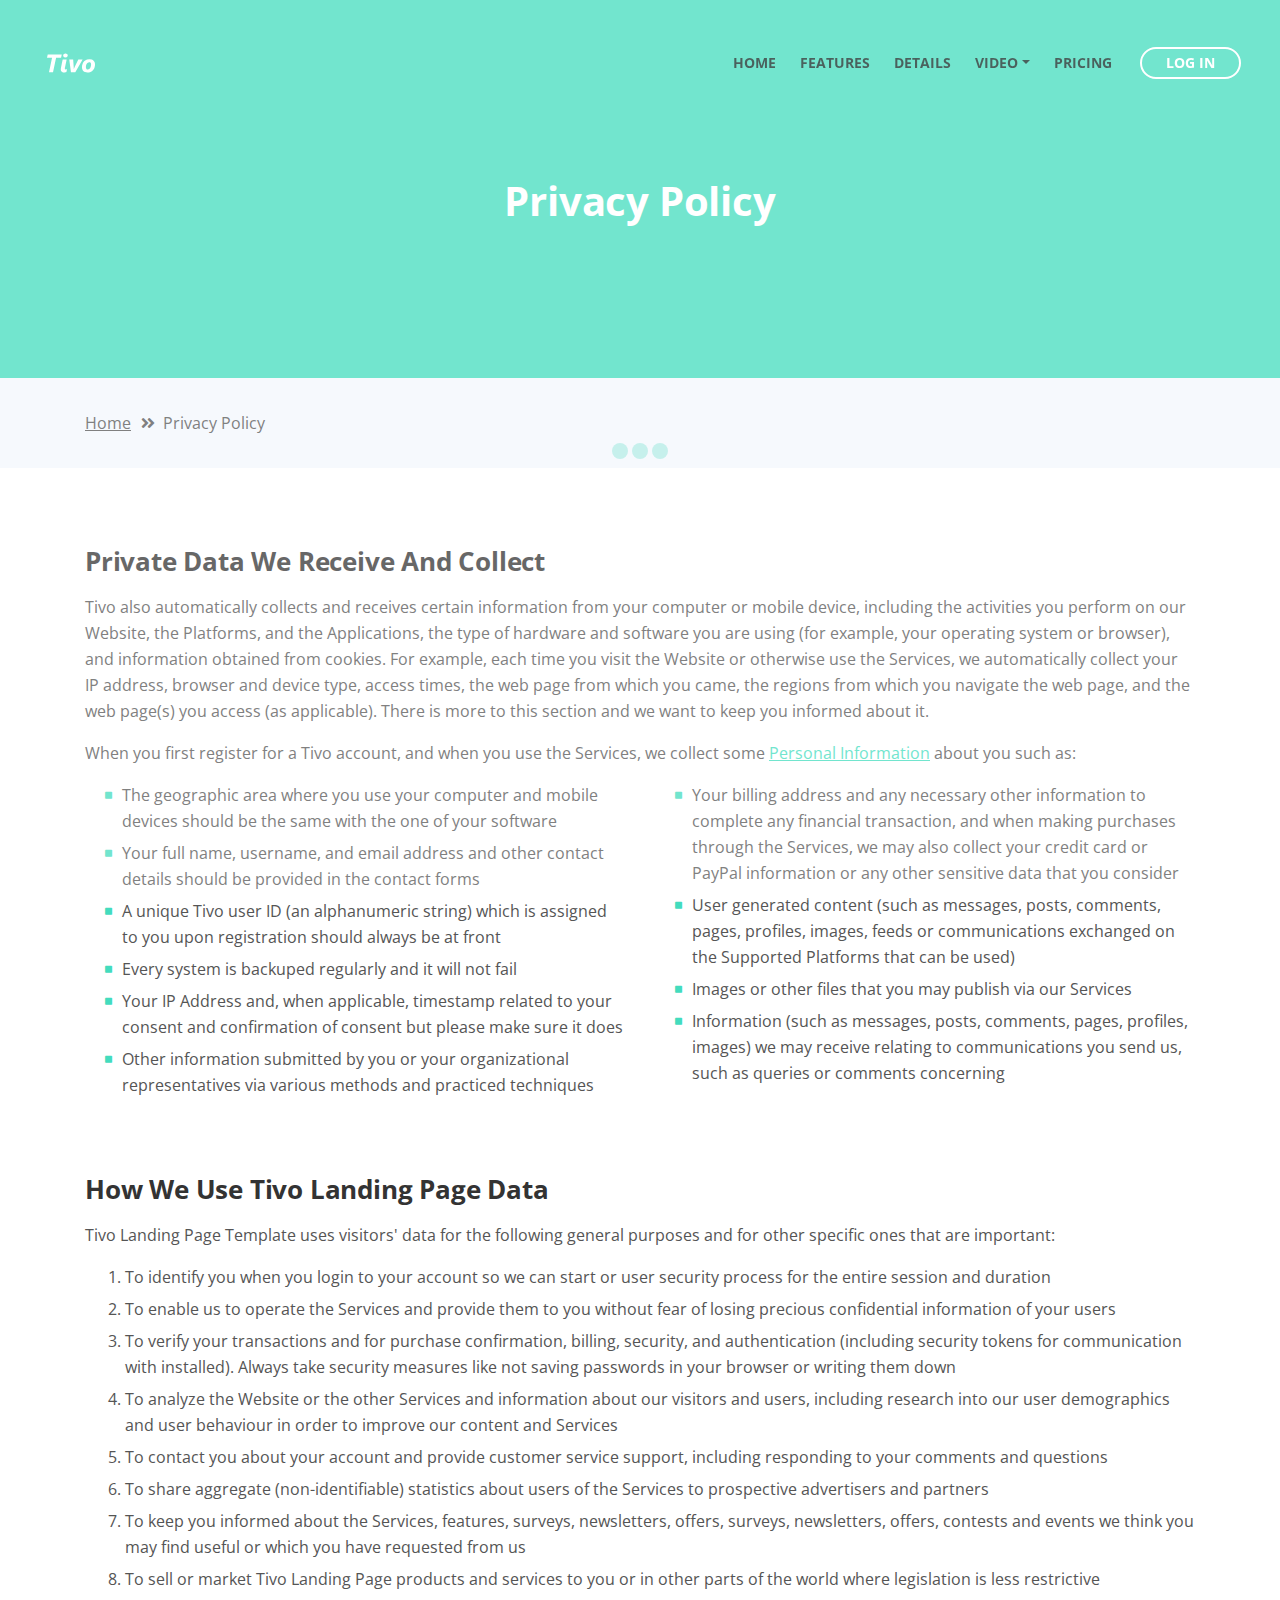
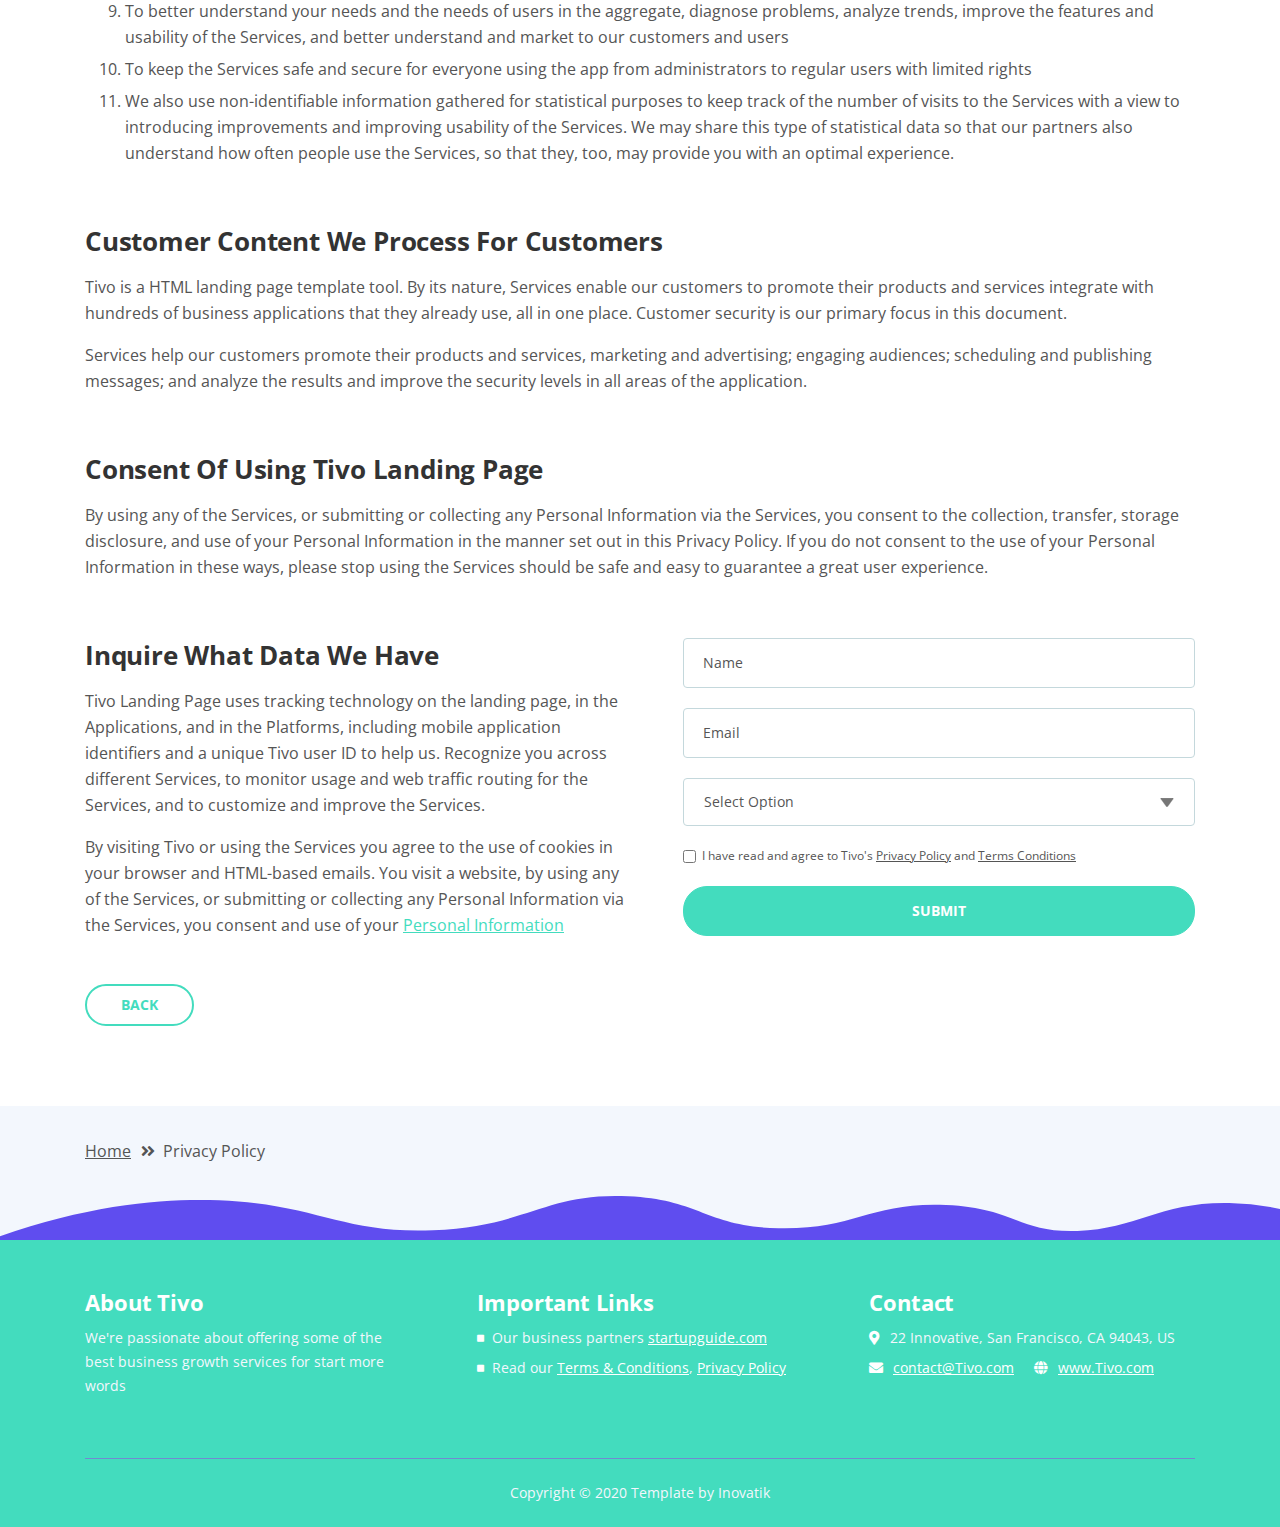
<file: docs/privacy-policy.html>
<!DOCTYPE html>
<html lang="en">
<head>
    <meta charset="utf-8">
    <meta name="viewport" content="width=device-width, initial-scale=1, shrink-to-fit=no">
    
    <!-- SEO Meta Tags -->
    <meta name="description" content="Tivo is a HTML landing page template built with Bootstrap to help you crate engaging presentations for SaaS apps and convert visitors into users.">
    <meta name="author" content="Inovatik">

    <!-- OG Meta Tags to improve the way the post looks when you share the page on LinkedIn, Facebook, Google+ -->
	<meta property="og:site_name" content="" /> <!-- website name -->
	<meta property="og:site" content="" /> <!-- website link -->
	<meta property="og:title" content=""/> <!-- title shown in the actual shared post -->
	<meta property="og:description" content="" /> <!-- description shown in the actual shared post -->
	<meta property="og:image" content="" /> <!-- image link, make sure it's jpg -->
	<meta property="og:url" content="" /> <!-- where do you want your post to link to -->
	<meta property="og:type" content="article" />

    <!-- Website Title -->
    <title>Privacy Policy - Tivo - SaaS App HTML Landing Page Template</title>
    
    <!-- Styles -->
    <link href="https://fonts.googleapis.com/css?family=Open+Sans:400,400i,700&display=swap&subset=latin-ext" rel="stylesheet">
    <link href="css/bootstrap.css" rel="stylesheet">
    <link href="css/fontawesome-all.css" rel="stylesheet">
    <link href="css/swiper.css" rel="stylesheet">
	<link href="css/magnific-popup.css" rel="stylesheet">
	<link href="css/styles.css" rel="stylesheet">
	
	<!-- Favicon  -->
    <link rel="icon" href="images/favicon.png">
</head>
<body data-spy="scroll" data-target=".fixed-top">
    
    <!-- Preloader -->
	<div class="spinner-wrapper">
        <div class="spinner">
            <div class="bounce1"></div>
            <div class="bounce2"></div>
            <div class="bounce3"></div>
        </div>
    </div>
    <!-- end of preloader -->
    

    <!-- Navigation -->
    <nav class="navbar navbar-expand-lg navbar-dark navbar-custom fixed-top">
        <div class="container">

            <!-- Text Logo - Use this if you don't have a graphic logo -->
            <!-- <a class="navbar-brand logo-text page-scroll" href="index.html">Tivo</a> -->

            <!-- Image Logo -->
            <a class="navbar-brand logo-image" href="index.html"><img src="images/logo.svg" alt="alternative"></a> 
            
            <!-- Mobile Menu Toggle Button -->
            <button class="navbar-toggler" type="button" data-toggle="collapse" data-target="#navbarsExampleDefault" aria-controls="navbarsExampleDefault" aria-expanded="false" aria-label="Toggle navigation">
                <span class="navbar-toggler-awesome fas fa-bars"></span>
                <span class="navbar-toggler-awesome fas fa-times"></span>
            </button>
            <!-- end of mobile menu toggle button -->

            <div class="collapse navbar-collapse" id="navbarsExampleDefault">
                <ul class="navbar-nav ml-auto">
                    <li class="nav-item">
                        <a class="nav-link page-scroll" href="index.html#header">HOME <span class="sr-only">(current)</span></a>
                    </li>
                    <li class="nav-item">
                        <a class="nav-link page-scroll" href="index.html#features">FEATURES</a>
                    </li>
                    <li class="nav-item">
                        <a class="nav-link page-scroll" href="index.html#details">DETAILS</a>
                    </li>

                    <!-- Dropdown Menu -->          
                    <li class="nav-item dropdown">
                        <a class="nav-link dropdown-toggle page-scroll" href="index.html#video" id="navbarDropdown" role="button" aria-haspopup="true" aria-expanded="false">VIDEO</a>
                        <div class="dropdown-menu" aria-labelledby="navbarDropdown">
                            <a class="dropdown-item" href="article-details.html"><span class="item-text">ARTICLE DETAILS</span></a>
                            <div class="dropdown-items-divide-hr"></div>
                            <a class="dropdown-item" href="terms-conditions.html"><span class="item-text">TERMS CONDITIONS</span></a>
                            <div class="dropdown-items-divide-hr"></div>
                            <a class="dropdown-item" href="privacy-policy.html"><span class="item-text">PRIVACY POLICY</span></a>
                        </div>
                    </li>
                    <!-- end of dropdown menu -->

                    <li class="nav-item">
                        <a class="nav-link page-scroll" href="index.html#pricing">PRICING</a>
                    </li>
                </ul>
                <span class="nav-item">
                    <a class="btn-outline-sm" href="log-in.html">LOG IN</a>
                </span>
            </div>
        </div> <!-- end of container -->
    </nav> <!-- end of navbar -->
    <!-- end of navigation -->


    <!-- Header -->
    <header id="header" class="ex-header">
        <div class="container">
            <div class="row">
                <div class="col-md-12">
                    <h1>Privacy Policy</h1>
                </div> <!-- end of col -->
            </div> <!-- end of row -->
        </div> <!-- end of container -->
    </header> <!-- end of ex-header -->
    <!-- end of header -->


    <!-- Breadcrumbs -->
    <div class="ex-basic-1">
        <div class="container">
            <div class="row">
                <div class="col-lg-12">
                    <div class="breadcrumbs">
                        <a href="index.html">Home</a><i class="fa fa-angle-double-right"></i><span>Privacy Policy</span>
                    </div> <!-- end of breadcrumbs -->
                </div> <!-- end of col -->
            </div> <!-- end of row -->
        </div> <!-- end of container -->
    </div> <!-- end of ex-basic-1 -->
    <!-- end of breadcrumbs -->


    <!-- Privacy Content -->
    <div class="ex-basic-2">
        <div class="container">
            <div class="row">
                <div class="col-lg-12">
                    <div class="text-container">
                        <h3>Private Data We Receive And Collect</h3>
                        <p>Tivo also automatically collects and receives certain information from your computer or mobile device, including the activities you perform on our Website, the Platforms, and the Applications, the type of hardware and software you are using (for example, your operating system or browser), and information obtained from cookies. For example, each time you visit the Website or otherwise use the Services, we automatically collect your IP address, browser and device type, access times, the web page from which you came, the regions from which you navigate the web page, and the web page(s) you access (as applicable). There is more to this section and we want to keep you informed about it.</p>
                        <p>When you first register for a Tivo account, and when you use the Services, we collect some <a class="blue" href="#your-link">Personal Information</a> about you such as:</p>
                        <div class="row">
                            <div class="col-md-6">
                                <ul class="list-unstyled li-space-lg indent">
                                    <li class="media">
                                        <i class="fas fa-square"></i>
                                        <div class="media-body">The geographic area where you use your computer and mobile devices should be the same with the one of your software</div>
                                    </li>
                                    <li class="media">
                                        <i class="fas fa-square"></i>
                                        <div class="media-body">Your full name, username, and email address and other contact details should be provided in the contact forms</div>
                                    </li>
                                    <li class="media">
                                        <i class="fas fa-square"></i>
                                        <div class="media-body">A unique Tivo user ID (an alphanumeric string) which is assigned to you upon registration should always be at front</div>
                                    </li>
                                    <li class="media">
                                        <i class="fas fa-square"></i>
                                        <div class="media-body">Every system is backuped regularly and it will not fail</div>
                                    </li>
                                    <li class="media">
                                        <i class="fas fa-square"></i>
                                        <div class="media-body">Your IP Address and, when applicable, timestamp related to your consent and confirmation of consent but please make sure it does</div>
                                    </li>
                                    <li class="media">
                                        <i class="fas fa-square"></i>
                                        <div class="media-body">Other information submitted by you or your organizational representatives via various methods and practiced techniques</div>
                                    </li>
                                </ul>
                            </div> <!-- end of col -->

                            <div class="col-md-6">
                                <ul class="list-unstyled li-space-lg indent">
                                    <li class="media">
                                        <i class="fas fa-square"></i>
                                        <div class="media-body">Your billing address and any necessary other information to complete any financial transaction, and when making purchases through the Services, we may also collect your credit card or PayPal information or any other sensitive data that you consider</div>
                                    </li>
                                    <li class="media">
                                        <i class="fas fa-square"></i>
                                        <div class="media-body">User generated content (such as messages, posts, comments, pages, profiles, images, feeds or communications exchanged on the Supported Platforms that can be used)</div>
                                    </li>
                                    <li class="media">
                                        <i class="fas fa-square"></i>
                                        <div class="media-body">Images or other files that you may publish via our Services</div>
                                    </li>
                                    <li class="media">
                                        <i class="fas fa-square"></i>
                                        <div class="media-body">Information (such as messages, posts, comments, pages, profiles, images) we may receive relating to communications you send us, such as queries or comments concerning</div>
                                    </li>
                                </ul>
                            </div> <!-- end of col -->
                        </div> <!-- end of row -->
                    </div> <!-- end of text-container-->
                    
                    <div class="text-container">
                        <h3>How We Use Tivo Landing Page Data</h3>
                        <p>Tivo Landing Page Template uses visitors' data for the following general purposes and for other specific ones that are important:</p>
                        <ol class="li-space-lg">
                            <li>To identify you when you login to your account so we can start or user security process for the entire session and duration</li>
                            <li>To enable us to operate the Services and provide them to you without fear of losing precious confidential information of your users</li>
                            <li>To verify your transactions and for purchase confirmation, billing, security, and authentication (including security tokens for communication with installed). Always take security measures like not saving passwords in your browser or writing them down</li>
                            <li>To analyze the Website or the other Services and information about our visitors and users, including research into our user demographics and user behaviour in order to improve our content and Services</li>
                            <li>To contact you about your account and provide customer service support, including responding to your comments and questions</li>
                            <li>To share aggregate (non-identifiable) statistics about users of the Services to prospective advertisers and partners</li>
                            <li>To keep you informed about the Services, features, surveys, newsletters, offers, surveys, newsletters, offers, contests and events we think you may find useful or which you have requested from us</li>
                            <li>To sell or market Tivo Landing Page products and services to you or in other parts of the world where legislation is less restrictive</li>
                            <li>To better understand your needs and the needs of users in the aggregate, diagnose problems, analyze trends, improve the features and usability of the Services, and better understand and market to our customers and users</li>
                            <li>To keep the Services safe and secure for everyone using the app from administrators to regular users with limited rights</li>
                            <li>We also use non-identifiable information gathered for statistical purposes to keep track of the number of visits to the Services with a view to introducing improvements and improving usability of the Services. We may share this type of statistical data so that our partners also understand how often people use the Services, so that they, too, may provide you with an optimal experience.</li>
                        </ol>
                    </div> <!-- end of text-container -->

                    <div class="text-container">
                        <h3>Customer Content We Process For Customers</h3>
                        <p>Tivo is a HTML landing page template tool. By its nature, Services enable our customers to promote their products and services integrate with hundreds of business applications that they already use, all in one place. Customer security is our primary focus in this document.</p>
                        <p>Services help our customers promote their products and services, marketing and advertising; engaging audiences; scheduling and publishing messages; and analyze the results and improve the security levels in all areas of the application.</p>
                    </div> <!-- end of text container -->

                    <div class="text-container">
                        <h3>Consent Of Using Tivo Landing Page</h3>
					    <p>By using any of the Services, or submitting or collecting any Personal Information via the Services, you consent to the collection, transfer, storage disclosure, and use of your Personal Information in the manner set out in this Privacy Policy. If you do not consent to the use of your Personal Information in these ways, please stop using the Services should be safe and easy to guarantee a great user experience.</p>
                    </div> <!-- end of text-container -->
                                       
                    <div class="row">
                        <div class="col-md-6">
                            <div class="text-container last">
                                <h3>Inquire What Data We Have</h3>
                                <p>Tivo Landing Page uses tracking technology on the landing page, in the Applications, and in the Platforms, including mobile application identifiers and a unique Tivo user ID to help us. Recognize you across different Services, to monitor usage and web traffic routing for the Services, and to customize and improve the Services.</p>
                                <p>By visiting Tivo or using the Services you agree to the use of cookies in your browser and HTML-based emails. You visit a website, by using any of the Services, or submitting or collecting any Personal Information via the Services, you consent and use of your <a class="blue" href="#your-link">Personal Information</a></p>
                            </div> <!-- end of text container -->
                        </div> <!-- end of col-->
                        <div class="col-md-6">

                            <!-- Privacy Form -->
                            <div class="form-container">
                                <form id="privacyForm" data-toggle="validator" data-focus="false">
                                    <div class="form-group">
                                        <input type="text" class="form-control-input" id="pname" required>
                                        <label class="label-control" for="pname">Name</label>
                                        <div class="help-block with-errors"></div>
                                    </div>
                                    <div class="form-group">
                                        <input type="email" class="form-control-input" id="pemail" required>
                                        <label class="label-control" for="pemail">Email</label>
                                        <div class="help-block with-errors"></div>
                                    </div>
                                    <div class="form-group">
                                        <select class="form-control-select" id="pselect" required>
                                            <option class="select-option" value="" disabled selected>Select Option</option>
                                            <option class="select-option" value="Delete data">Delete my data</option>
                                            <option class="select-option" value="Show me data">Show me my data</option>
                                        </select>
                                        <div class="help-block with-errors"></div>
                                    </div>
                                    <div class="form-group checkbox">
                                        <input type="checkbox" id="pterms" value="Agreed-to-Terms" required>I have read and agree to Tivo's <a href="privacy-policy.html">Privacy Policy</a> and <a href="terms-conditions.html">Terms Conditions</a>
                                        <div class="help-block with-errors"></div>
                                    </div>
                                    <div class="form-group">
                                        <button type="submit" class="form-control-submit-button">SUBMIT</button>
                                    </div>
                                    <div class="form-message">
                                        <div id="pmsgSubmit" class="h3 text-center hidden"></div>
                                    </div>
                                </form>
                            </div> <!-- end of form container -->
                            <!-- end of privacy form -->

                        </div> <!-- end of col--> 
                    </div> <!-- end of row -->
                    <a class="btn-outline-reg" href="index.html">BACK</a>
                </div> <!-- end of col-->
            </div> <!-- end of row -->
        </div> <!-- end of container -->
    </div> <!-- end of ex-basic-2 -->
    <!-- end of privacy content -->


    <!-- Breadcrumbs -->
    <div class="ex-basic-1">
        <div class="container">
            <div class="row">
                <div class="col-lg-12">
                    <div class="breadcrumbs">
                        <a href="index.html">Home</a><i class="fa fa-angle-double-right"></i><span>Privacy Policy</span>
                    </div> <!-- end of breadcrumbs -->
                </div> <!-- end of col -->
            </div> <!-- end of row -->
        </div> <!-- end of container -->
    </div> <!-- end of ex-basic-1 -->
    <!-- end of breadcrumbs -->

    
    <!-- Footer -->
    <svg class="ex-footer-frame" data-name="Layer 2" xmlns="http://www.w3.org/2000/svg" preserveAspectRatio="none" viewBox="0 0 1920 79"><defs><style>.cls-2{fill:#5f4def;}</style></defs><title>footer-frame</title><path class="cls-2" d="M0,72.427C143,12.138,255.5,4.577,328.644,7.943c147.721,6.8,183.881,60.242,320.83,53.737,143-6.793,167.826-68.128,293-60.9,109.095,6.3,115.68,54.364,225.251,57.319,113.58,3.064,138.8-47.711,251.189-41.8,104.012,5.474,109.713,50.4,197.369,46.572,89.549-3.91,124.375-52.563,227.622-50.155A338.646,338.646,0,0,1,1920,23.467V79.75H0V72.427Z" transform="translate(0 -0.188)"/></svg>
    <div class="footer">
        <div class="container">
            <div class="row">
                <div class="col-md-4">
                    <div class="footer-col first">
                        <h4>About Tivo</h4>
                        <p class="p-small">We're passionate about offering some of the best business growth services for start more words</p>
                    </div>
                </div> <!-- end of col -->
                <div class="col-md-4">
                    <div class="footer-col middle">
                        <h4>Important Links</h4>
                        <ul class="list-unstyled li-space-lg p-small">
                            <li class="media">
                                <i class="fas fa-square"></i>
                                <div class="media-body">Our business partners <a class="white" href="#your-link">startupguide.com</a></div>
                            </li>
                            <li class="media">
                                <i class="fas fa-square"></i>
                                <div class="media-body">Read our <a class="white" href="terms-conditions.html">Terms & Conditions</a>, <a class="white" href="privacy-policy.html">Privacy Policy</a></div>
                            </li>
                        </ul>
                    </div>
                </div> <!-- end of col -->
                <div class="col-md-4">
                    <div class="footer-col last">
                        <h4>Contact</h4>
                        <ul class="list-unstyled li-space-lg p-small">
                            <li class="media">
                                <i class="fas fa-map-marker-alt"></i>
                                <div class="media-body">22 Innovative, San Francisco, CA 94043, US</div>
                            </li>
                            <li class="media">
                                <i class="fas fa-envelope"></i>
                                <div class="media-body"><a class="white" href="mailto:contact@Tivo.com">contact@Tivo.com</a> <i class="fas fa-globe"></i><a class="white" href="#your-link">www.Tivo.com</a></div>
                            </li>
                        </ul>
                    </div> 
                </div> <!-- end of col -->
            </div> <!-- end of row -->
        </div> <!-- end of container -->
    </div> <!-- end of footer -->  
    <!-- end of footer -->


    <!-- Copyright -->
    <div class="copyright">
        <div class="container">
            <div class="row">
                <div class="col-lg-12">
                    <p class="p-small">Copyright © 2020 <a href="https://inovatik.com">Template by Inovatik</a></p>
                </div> <!-- end of col -->
            </div> <!-- enf of row -->
        </div> <!-- end of container -->
    </div> <!-- end of copyright --> 
    <!-- end of copyright -->
    
    	
    <!-- Scripts -->
    <script src="js/jquery.min.js"></script> <!-- jQuery for Bootstrap's JavaScript plugins -->
    <script src="js/popper.min.js"></script> <!-- Popper tooltip library for Bootstrap -->
    <script src="js/bootstrap.min.js"></script> <!-- Bootstrap framework -->
    <script src="js/jquery.easing.min.js"></script> <!-- jQuery Easing for smooth scrolling between anchors -->
    <script src="js/swiper.min.js"></script> <!-- Swiper for image and text sliders -->
    <script src="js/jquery.magnific-popup.js"></script> <!-- Magnific Popup for lightboxes -->
    <script src="js/validator.min.js"></script> <!-- Validator.js - Bootstrap plugin that validates forms -->
    <script src="js/scripts.js"></script> <!-- Custom scripts -->
</body>
</html>
</file>
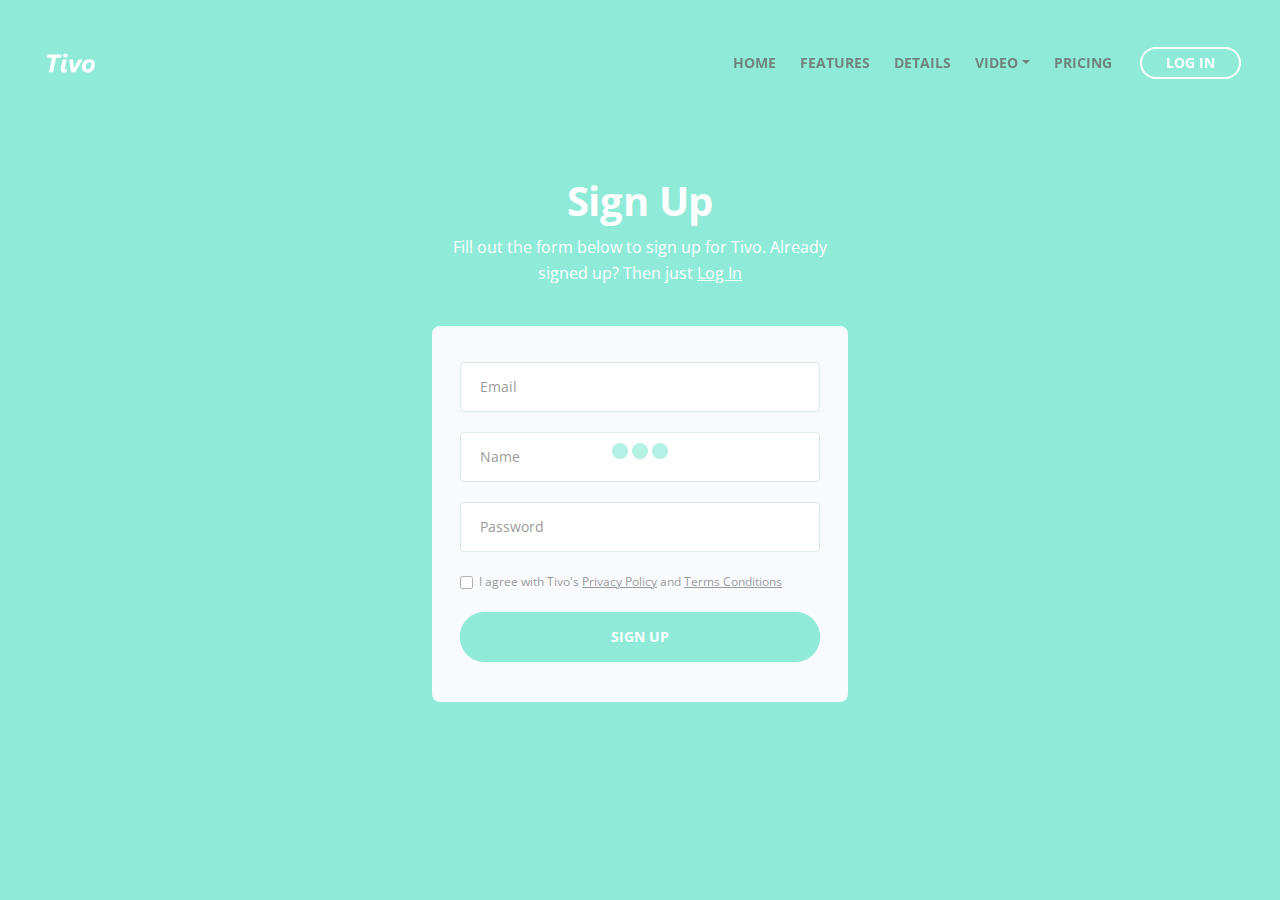
<file: docs/sign-up.html>
<!DOCTYPE html>
<html lang="en">
<head>
    <meta charset="utf-8">
    <meta name="viewport" content="width=device-width, initial-scale=1, shrink-to-fit=no">
    
    <!-- SEO Meta Tags -->
    <meta name="description" content="Tivo is a HTML landing page template built with Bootstrap to help you crate engaging presentations for SaaS apps and convert visitors into users.">
    <meta name="author" content="Inovatik">

    <!-- OG Meta Tags to improve the way the post looks when you share the page on LinkedIn, Facebook, Google+ -->
	<meta property="og:site_name" content="" /> <!-- website name -->
	<meta property="og:site" content="" /> <!-- website link -->
	<meta property="og:title" content=""/> <!-- title shown in the actual shared post -->
	<meta property="og:description" content="" /> <!-- description shown in the actual shared post -->
	<meta property="og:image" content="" /> <!-- image link, make sure it's jpg -->
	<meta property="og:url" content="" /> <!-- where do you want your post to link to -->
	<meta property="og:type" content="article" />

    <!-- Website Title -->
    <title>Sign Up - Tivo - SaaS App HTML Landing Page Template</title>
    
    <!-- Styles -->
    <link href="https://fonts.googleapis.com/css?family=Open+Sans:400,400i,700&display=swap&subset=latin-ext" rel="stylesheet">
    <link href="css/bootstrap.css" rel="stylesheet">
    <link href="css/fontawesome-all.css" rel="stylesheet">
    <link href="css/swiper.css" rel="stylesheet">
	<link href="css/magnific-popup.css" rel="stylesheet">
	<link href="css/styles.css" rel="stylesheet">
	
	<!-- Favicon  -->
    <link rel="icon" href="images/favicon.png">
</head>
<body data-spy="scroll" data-target=".fixed-top">
    
    <!-- Preloader -->
	<div class="spinner-wrapper">
        <div class="spinner">
            <div class="bounce1"></div>
            <div class="bounce2"></div>
            <div class="bounce3"></div>
        </div>
    </div>
    <!-- end of preloader -->
    

    <!-- Navigation -->
    <nav class="navbar navbar-expand-lg navbar-dark navbar-custom fixed-top">
        <div class="container">

            <!-- Text Logo - Use this if you don't have a graphic logo -->
            <!-- <a class="navbar-brand logo-text page-scroll" href="index.html">Tivo</a> -->

            <!-- Image Logo -->
            <a class="navbar-brand logo-image" href="index.html"><img src="images/logo.svg" alt="alternative"></a> 
            
            <!-- Mobile Menu Toggle Button -->
            <button class="navbar-toggler" type="button" data-toggle="collapse" data-target="#navbarsExampleDefault" aria-controls="navbarsExampleDefault" aria-expanded="false" aria-label="Toggle navigation">
                <span class="navbar-toggler-awesome fas fa-bars"></span>
                <span class="navbar-toggler-awesome fas fa-times"></span>
            </button>
            <!-- end of mobile menu toggle button -->

            <div class="collapse navbar-collapse" id="navbarsExampleDefault">
                <ul class="navbar-nav ml-auto">
                    <li class="nav-item">
                        <a class="nav-link page-scroll" href="index.html#header">HOME <span class="sr-only">(current)</span></a>
                    </li>
                    <li class="nav-item">
                        <a class="nav-link page-scroll" href="index.html#features">FEATURES</a>
                    </li>
                    <li class="nav-item">
                        <a class="nav-link page-scroll" href="index.html#details">DETAILS</a>
                    </li>

                    <!-- Dropdown Menu -->          
                    <li class="nav-item dropdown">
                        <a class="nav-link dropdown-toggle page-scroll" href="index.html#video" id="navbarDropdown" role="button" aria-haspopup="true" aria-expanded="false">VIDEO</a>
                        <div class="dropdown-menu" aria-labelledby="navbarDropdown">
                            <a class="dropdown-item" href="article-details.html"><span class="item-text">ARTICLE DETAILS</span></a>
                            <div class="dropdown-items-divide-hr"></div>
                            <a class="dropdown-item" href="terms-conditions.html"><span class="item-text">TERMS CONDITIONS</span></a>
                            <div class="dropdown-items-divide-hr"></div>
                            <a class="dropdown-item" href="privacy-policy.html"><span class="item-text">PRIVACY POLICY</span></a>
                        </div>
                    </li>
                    <!-- end of dropdown menu -->

                    <li class="nav-item">
                        <a class="nav-link page-scroll" href="index.html#pricing">PRICING</a>
                    </li>
                </ul>
                <span class="nav-item">
                    <a class="btn-outline-sm" href="log-in.html">LOG IN</a>
                </span>
            </div>
        </div> <!-- end of container -->
    </nav> <!-- end of navbar -->
    <!-- end of navigation -->


    <!-- Header -->
    <header id="header" class="ex-2-header">
        <div class="container">
            <div class="row">
                <div class="col-lg-12">
                    <h1>Sign Up</h1>
                   <p>Fill out the form below to sign up for Tivo. Already signed up? Then just <a class="white" href="log-in.html">Log In</a></p> 
                    <!-- Sign Up Form -->
                    <div class="form-container">
                        <form id="signUpForm" data-toggle="validator" data-focus="false">
                            <div class="form-group">
                                <input type="email" class="form-control-input" id="semail" required>
                                <label class="label-control" for="semail">Email</label>
                                <div class="help-block with-errors"></div>
                            </div>
                            <div class="form-group">
                                <input type="text" class="form-control-input" id="sname" required>
                                <label class="label-control" for="sname">Name</label>
                                <div class="help-block with-errors"></div>
                            </div>
                            <div class="form-group">
                                <input type="text" class="form-control-input" id="spassword" required>
                                <label class="label-control" for="spassword">Password</label>
                                <div class="help-block with-errors"></div>
                            </div>
                            <div class="form-group checkbox">
                                <input type="checkbox" id="sterms" value="Agreed-to-Terms" required>I agree with Tivo's <a href="privacy-policy.html">Privacy Policy</a> and <a href="terms-conditions.html">Terms Conditions</a>
                                <div class="help-block with-errors"></div>
                            </div>
                            <div class="form-group">
                                <button type="submit" class="form-control-submit-button">SIGN UP</button>
                            </div>
                            <div class="form-message">
                                <div id="smsgSubmit" class="h3 text-center hidden"></div>
                            </div>
                        </form>
                    </div> <!-- end of form container -->
                    <!-- end of sign up form -->

                </div> <!-- end of col -->
            </div> <!-- end of row -->
        </div> <!-- end of container -->
    </header> <!-- end of ex-header -->
    <!-- end of header -->


    <!-- Scripts -->
    <script src="js/jquery.min.js"></script> <!-- jQuery for Bootstrap's JavaScript plugins -->
    <script src="js/popper.min.js"></script> <!-- Popper tooltip library for Bootstrap -->
    <script src="js/bootstrap.min.js"></script> <!-- Bootstrap framework -->
    <script src="js/jquery.easing.min.js"></script> <!-- jQuery Easing for smooth scrolling between anchors -->
    <script src="js/swiper.min.js"></script> <!-- Swiper for image and text sliders -->
    <script src="js/jquery.magnific-popup.js"></script> <!-- Magnific Popup for lightboxes -->
    <script src="js/validator.min.js"></script> <!-- Validator.js - Bootstrap plugin that validates forms -->
    <script src="js/scripts.js"></script> <!-- Custom scripts -->
</body>
</html>
</file>
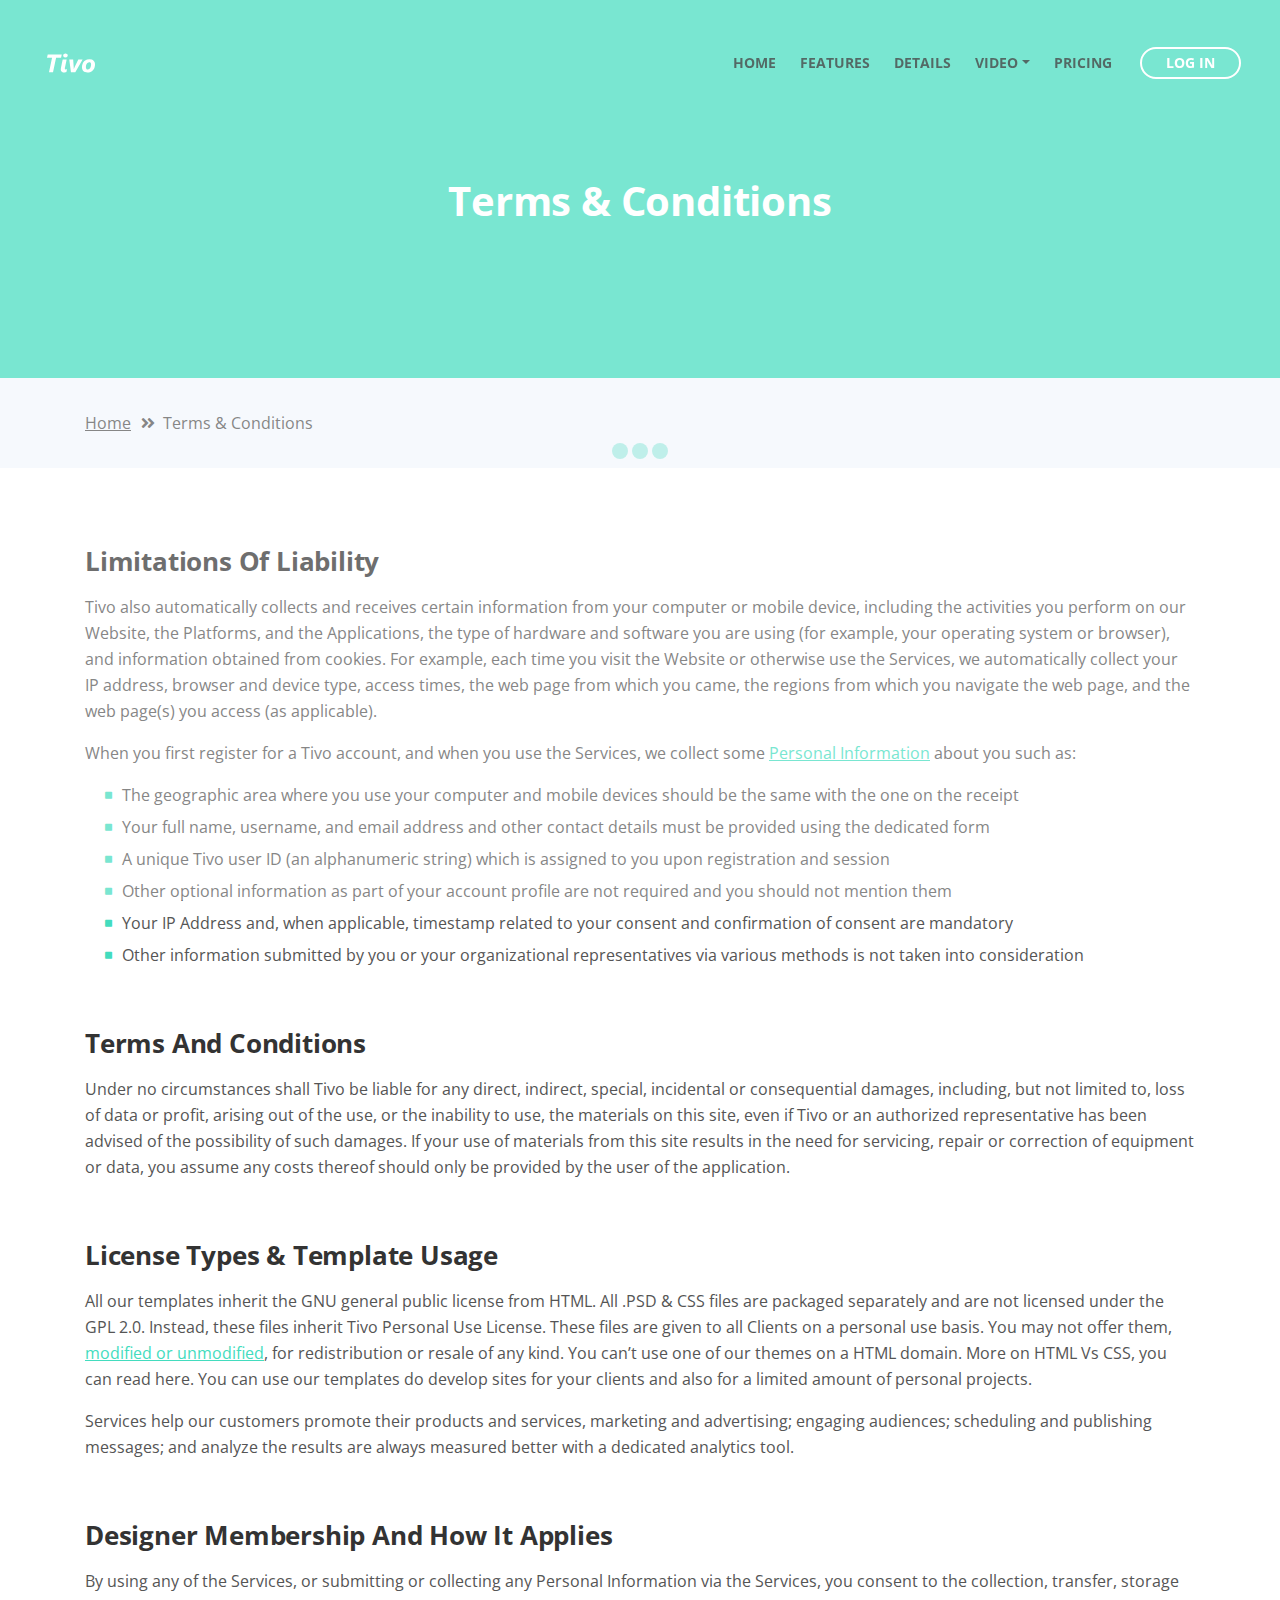
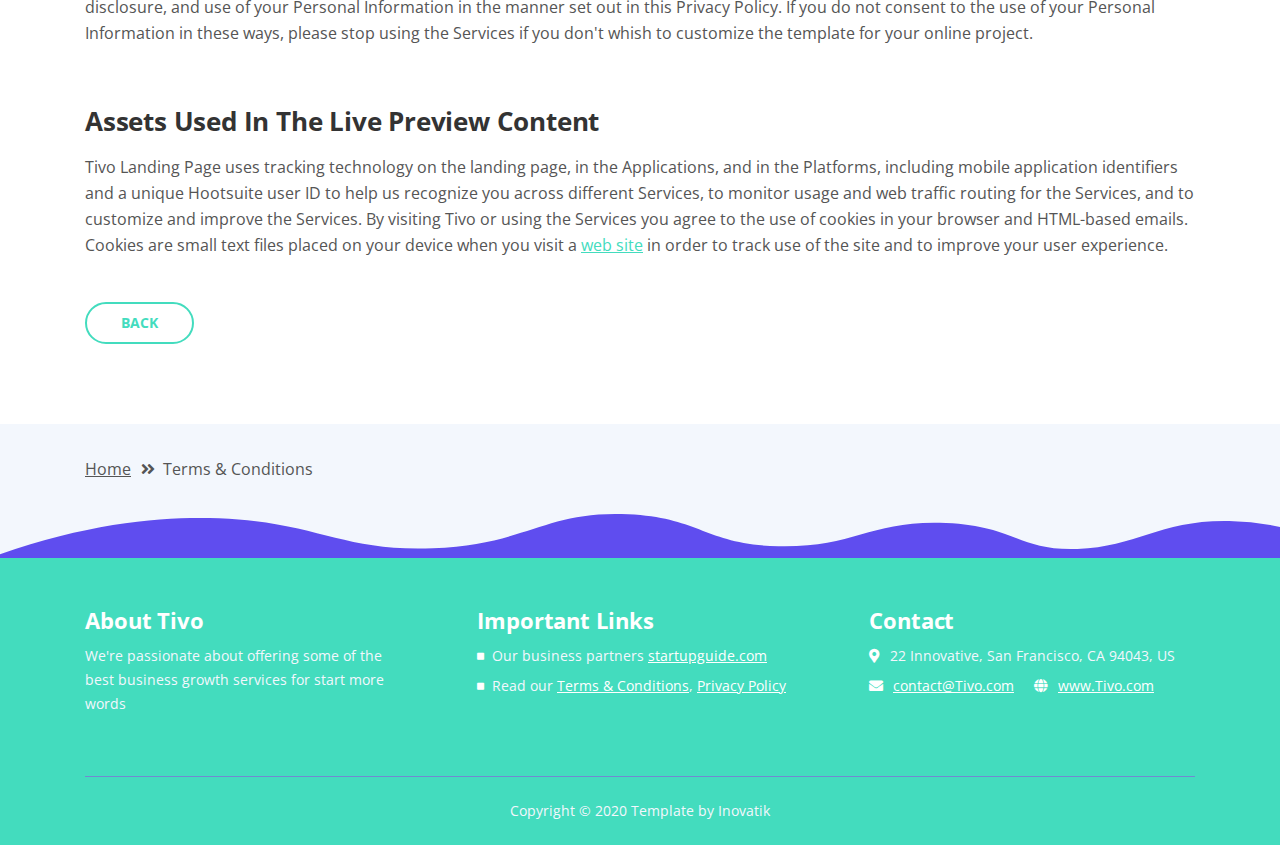
<file: docs/terms-conditions.html>
<!DOCTYPE html>
<html lang="en">
<head>
    <meta charset="utf-8">
    <meta name="viewport" content="width=device-width, initial-scale=1, shrink-to-fit=no">
    
    <!-- SEO Meta Tags -->
    <meta name="description" content="Tivo is a HTML landing page template built with Bootstrap to help you crate engaging presentations for SaaS apps and convert visitors into users.">
    <meta name="author" content="Inovatik">

    <!-- OG Meta Tags to improve the way the post looks when you share the page on LinkedIn, Facebook, Google+ -->
	<meta property="og:site_name" content="" /> <!-- website name -->
	<meta property="og:site" content="" /> <!-- website link -->
	<meta property="og:title" content=""/> <!-- title shown in the actual shared post -->
	<meta property="og:description" content="" /> <!-- description shown in the actual shared post -->
	<meta property="og:image" content="" /> <!-- image link, make sure it's jpg -->
	<meta property="og:url" content="" /> <!-- where do you want your post to link to -->
	<meta property="og:type" content="article" />

    <!-- Website Title -->
    <title>Terms Conditions - Tivo - SaaS App HTML Landing Page Template</title>
    
    <!-- Styles -->
    <link href="https://fonts.googleapis.com/css?family=Open+Sans:400,400i,700&display=swap&subset=latin-ext" rel="stylesheet">
    <link href="css/bootstrap.css" rel="stylesheet">
    <link href="css/fontawesome-all.css" rel="stylesheet">
    <link href="css/swiper.css" rel="stylesheet">
	<link href="css/magnific-popup.css" rel="stylesheet">
	<link href="css/styles.css" rel="stylesheet">
	
	<!-- Favicon  -->
    <link rel="icon" href="images/favicon.png">
</head>
<body data-spy="scroll" data-target=".fixed-top">
    
    <!-- Preloader -->
	<div class="spinner-wrapper">
        <div class="spinner">
            <div class="bounce1"></div>
            <div class="bounce2"></div>
            <div class="bounce3"></div>
        </div>
    </div>
    <!-- end of preloader -->
    

    <!-- Navigation -->
    <nav class="navbar navbar-expand-lg navbar-dark navbar-custom fixed-top">
        <div class="container">

            <!-- Text Logo - Use this if you don't have a graphic logo -->
            <!-- <a class="navbar-brand logo-text page-scroll" href="index.html">Tivo</a> -->

            <!-- Image Logo -->
            <a class="navbar-brand logo-image" href="index.html"><img src="images/logo.svg" alt="alternative"></a> 
            
            <!-- Mobile Menu Toggle Button -->
            <button class="navbar-toggler" type="button" data-toggle="collapse" data-target="#navbarsExampleDefault" aria-controls="navbarsExampleDefault" aria-expanded="false" aria-label="Toggle navigation">
                <span class="navbar-toggler-awesome fas fa-bars"></span>
                <span class="navbar-toggler-awesome fas fa-times"></span>
            </button>
            <!-- end of mobile menu toggle button -->

            <div class="collapse navbar-collapse" id="navbarsExampleDefault">
                <ul class="navbar-nav ml-auto">
                    <li class="nav-item">
                        <a class="nav-link page-scroll" href="index.html#header">HOME <span class="sr-only">(current)</span></a>
                    </li>
                    <li class="nav-item">
                        <a class="nav-link page-scroll" href="index.html#features">FEATURES</a>
                    </li>
                    <li class="nav-item">
                        <a class="nav-link page-scroll" href="index.html#details">DETAILS</a>
                    </li>

                    <!-- Dropdown Menu -->          
                    <li class="nav-item dropdown">
                        <a class="nav-link dropdown-toggle page-scroll" href="index.html#video" id="navbarDropdown" role="button" aria-haspopup="true" aria-expanded="false">VIDEO</a>
                        <div class="dropdown-menu" aria-labelledby="navbarDropdown">
                            <a class="dropdown-item" href="article-details.html"><span class="item-text">ARTICLE DETAILS</span></a>
                            <div class="dropdown-items-divide-hr"></div>
                            <a class="dropdown-item" href="terms-conditions.html"><span class="item-text">TERMS CONDITIONS</span></a>
                            <div class="dropdown-items-divide-hr"></div>
                            <a class="dropdown-item" href="privacy-policy.html"><span class="item-text">PRIVACY POLICY</span></a>
                        </div>
                    </li>
                    <!-- end of dropdown menu -->

                    <li class="nav-item">
                        <a class="nav-link page-scroll" href="index.html#pricing">PRICING</a>
                    </li>
                </ul>
                <span class="nav-item">
                    <a class="btn-outline-sm" href="log-in.html">LOG IN</a>
                </span>
            </div>
        </div> <!-- end of container -->
    </nav> <!-- end of navbar -->
    <!-- end of navigation -->


    <!-- Header -->
    <header id="header" class="ex-header">
        <div class="container">
            <div class="row">
                <div class="col-lg-12">
                    <h1>Terms & Conditions</h1>
                </div> <!-- end of col -->
            </div> <!-- end of row -->
        </div> <!-- end of container -->
    </header> <!-- end of ex-header -->
    <!-- end of header -->


    <!-- Breadcrumbs -->
    <div class="ex-basic-1">
        <div class="container">
            <div class="row">
                <div class="col-lg-12">
                    <div class="breadcrumbs">
                        <a href="index.html">Home</a><i class="fa fa-angle-double-right"></i><span>Terms & Conditions</span>
                    </div> <!-- end of breadcrumbs -->
                </div> <!-- end of col -->
            </div> <!-- end of row -->
        </div> <!-- end of container -->
    </div> <!-- end of ex-basic-1 -->
    <!-- end of breadcrumbs -->


    <!-- Terms Content -->
    <div class="ex-basic-2">
        <div class="container">
            <div class="row">
                <div class="col-lg-12">
                    <div class="text-container">
                        <h3>Limitations Of Liability</h3>
                        <p>Tivo also automatically collects and receives certain information from your computer or mobile device, including the activities you perform on our Website, the Platforms, and the Applications, the type of hardware and software you are using (for example, your operating system or browser), and information obtained from cookies. For example, each time you visit the Website or otherwise use the Services, we automatically collect your IP address, browser and device type, access times, the web page from which you came, the regions from which you navigate the web page, and the web page(s) you access (as applicable).</p>
                        <p>When you first register for a Tivo account, and when you use the Services, we collect some <a class="blue" href="#your-link">Personal Information</a> about you such as:</p>
                        <ul class="list-unstyled li-space-lg indent">
                            <li class="media">
                                <i class="fas fa-square"></i>
                                <div class="media-body">The geographic area where you use your computer and mobile devices should be the same with the one on the receipt</div>
                            </li>
                            <li class="media">
                                <i class="fas fa-square"></i>
                                <div class="media-body">Your full name, username, and email address and other contact details must be provided using the dedicated form</div>
                            </li>
                            <li class="media">
                                <i class="fas fa-square"></i>
                                <div class="media-body">A unique Tivo user ID (an alphanumeric string) which is assigned to you upon registration and session</div>
                            </li>
                            <li class="media">
                                <i class="fas fa-square"></i>
                                <div class="media-body">Other optional information as part of your account profile are not required and you should not mention them</div>
                            </li>
                            <li class="media">
                                <i class="fas fa-square"></i>
                                <div class="media-body">Your IP Address and, when applicable, timestamp related to your consent and confirmation of consent are mandatory</div>
                            </li>
                            <li class="media">
                                <i class="fas fa-square"></i>
                                <div class="media-body">Other information submitted by you or your organizational representatives via various methods is not taken into consideration</div>
                            </li>
                        </ul>
                    </div> <!-- end of text-container -->
                    
                    <div class="text-container">
                        <h3>Terms And Conditions</h3>
                        <p>Under no circumstances shall Tivo be liable for any direct, indirect, special, incidental or consequential damages, including, but not limited to, loss of data or profit, arising out of the use, or the inability to use, the materials on this site, even if Tivo or an authorized representative has been advised of the possibility of such damages. If your use of materials from this site results in the need for servicing, repair or correction of equipment or data, you assume any costs thereof should only be provided by the user of the application.</p>
                    </div> <!-- end of text-container -->

                    <div class="text-container">
                        <h3>License Types & Template Usage</h3>
                        <p>All our templates inherit the GNU general public license from HTML. All .PSD & CSS files are packaged separately and are not licensed under the GPL 2.0. Instead, these files inherit Tivo Personal Use License. These files are given to all Clients on a personal use basis. You may not offer them, <a class="blue" href="#your-link">modified or unmodified</a>, for redistribution or resale of any kind. You can’t use one of our themes on a HTML domain. More on HTML Vs CSS, you can read here. You can use our templates do develop sites for your clients and also for a limited amount of personal projects.</p>
                        <p>Services help our customers promote their products and services, marketing and advertising; engaging audiences; scheduling and publishing messages; and analyze the results are always measured better with a dedicated analytics tool.</p>
                    </div> <!-- end of text-container -->

                    <div class="text-container">
                        <h3>Designer Membership And How It Applies</h3>
                        <p>By using any of the Services, or submitting or collecting any Personal Information via the Services, you consent to the collection, transfer, storage disclosure, and use of your Personal Information in the manner set out in this Privacy Policy. If you do not consent to the use of your Personal Information in these ways, please stop using the Services if you don't whish to customize the template for your online project.</p>
                    </div> <!-- end of text-container -->
                    
                    <div class="text-container last">
                        <h3>Assets Used In The Live Preview Content</h3>
                        <p>Tivo Landing Page uses tracking technology on the landing page, in the Applications, and in the Platforms, including mobile application identifiers and a unique Hootsuite user ID to help us recognize you across different Services, to monitor usage and web traffic routing for the Services, and to customize and improve the Services. By visiting Tivo or using the Services you agree to the use of cookies in your browser and HTML-based emails. Cookies are small text files placed on your device when you visit a <a class="blue" href="#your-link">web site</a> in order to track use of the site and to improve your user experience.</p>
                        <a class="btn-outline-reg" href="index.html">BACK</a>
                    </div> <!-- end of text-container -->
                </div>
            </div> <!-- end of row -->
        </div> <!-- end of container -->
    </div> <!-- end of ex-basic -->
    <!-- end of terms content -->

    
    <!-- Breadcrumbs -->
    <div class="ex-basic-1">
        <div class="container">
            <div class="row">
                <div class="col-lg-12">
                    <div class="breadcrumbs">
                        <a href="index.html">Home</a><i class="fa fa-angle-double-right"></i><span>Terms & Conditions</span>
                    </div> <!-- end of breadcrumbs -->
                </div> <!-- end of col -->
            </div> <!-- end of row -->
        </div> <!-- end of container -->
    </div> <!-- end of ex-basic-1 -->
    <!-- end of breadcrumbs -->


    <!-- Footer -->
    <svg class="ex-footer-frame" data-name="Layer 2" xmlns="http://www.w3.org/2000/svg" preserveAspectRatio="none" viewBox="0 0 1920 79"><defs><style>.cls-2{fill:#5f4def;}</style></defs><title>footer-frame</title><path class="cls-2" d="M0,72.427C143,12.138,255.5,4.577,328.644,7.943c147.721,6.8,183.881,60.242,320.83,53.737,143-6.793,167.826-68.128,293-60.9,109.095,6.3,115.68,54.364,225.251,57.319,113.58,3.064,138.8-47.711,251.189-41.8,104.012,5.474,109.713,50.4,197.369,46.572,89.549-3.91,124.375-52.563,227.622-50.155A338.646,338.646,0,0,1,1920,23.467V79.75H0V72.427Z" transform="translate(0 -0.188)"/></svg>
    <div class="footer">
        <div class="container">
            <div class="row">
                <div class="col-md-4">
                    <div class="footer-col first">
                        <h4>About Tivo</h4>
                        <p class="p-small">We're passionate about offering some of the best business growth services for start more words</p>
                    </div>
                </div> <!-- end of col -->
                <div class="col-md-4">
                    <div class="footer-col middle">
                        <h4>Important Links</h4>
                        <ul class="list-unstyled li-space-lg p-small">
                            <li class="media">
                                <i class="fas fa-square"></i>
                                <div class="media-body">Our business partners <a class="white" href="#your-link">startupguide.com</a></div>
                            </li>
                            <li class="media">
                                <i class="fas fa-square"></i>
                                <div class="media-body">Read our <a class="white" href="terms-conditions.html">Terms & Conditions</a>, <a class="white" href="privacy-policy.html">Privacy Policy</a></div>
                            </li>
                        </ul>
                    </div>
                </div> <!-- end of col -->
                <div class="col-md-4">
                    <div class="footer-col last">
                        <h4>Contact</h4>
                        <ul class="list-unstyled li-space-lg p-small">
                            <li class="media">
                                <i class="fas fa-map-marker-alt"></i>
                                <div class="media-body">22 Innovative, San Francisco, CA 94043, US</div>
                            </li>
                            <li class="media">
                                <i class="fas fa-envelope"></i>
                                <div class="media-body"><a class="white" href="mailto:contact@Tivo.com">contact@Tivo.com</a> <i class="fas fa-globe"></i><a class="white" href="#your-link">www.Tivo.com</a></div>
                            </li>
                        </ul>
                    </div> 
                </div> <!-- end of col -->
            </div> <!-- end of row -->
        </div> <!-- end of container -->
    </div> <!-- end of footer -->  
    <!-- end of footer -->


    <!-- Copyright -->
    <div class="copyright">
        <div class="container">
            <div class="row">
                <div class="col-lg-12">
                    <p class="p-small">Copyright © 2020 <a href="https://inovatik.com">Template by Inovatik</a></p>
                </div> <!-- end of col -->
            </div> <!-- enf of row -->
        </div> <!-- end of container -->
    </div> <!-- end of copyright --> 
    <!-- end of copyright -->
    
    	
    <!-- Scripts -->
    <script src="js/jquery.min.js"></script> <!-- jQuery for Bootstrap's JavaScript plugins -->
    <script src="js/popper.min.js"></script> <!-- Popper tooltip library for Bootstrap -->
    <script src="js/bootstrap.min.js"></script> <!-- Bootstrap framework -->
    <script src="js/jquery.easing.min.js"></script> <!-- jQuery Easing for smooth scrolling between anchors -->
    <script src="js/swiper.min.js"></script> <!-- Swiper for image and text sliders -->
    <script src="js/jquery.magnific-popup.js"></script> <!-- Magnific Popup for lightboxes -->
    <script src="js/validator.min.js"></script> <!-- Validator.js - Bootstrap plugin that validates forms -->
    <script src="js/scripts.js"></script> <!-- Custom scripts -->
</body>
</html>
</file>
<file: docs/css/styles.css>
/* Template: Tivo - SaaS App HTML Landing Page Template
   Author: Inovatik
   Created: Sep 2019
   Description: Master CSS file
*/

/*****************************************
Table Of Contents:

01. General Styles
02. Preloader
03. Navigation
04. Header
05. Customers
06. Description
07. Features
08. Features Lightboxes
09. Details
10. Video
11. Pricing
12. Testimonials
13. Newsletter
14. Footer
15. Copyright
16. Back To Top Button
17. Extra Pages
18. Sign Up and Log In Pages
19. Media Queries
******************************************/

/*****************************************
Colors:
- Backgrounds, buttons, bullets, icons - blue #43DCBE
- Backgrounds, light button, light body text - light gray #f3f7fd
- Headings text - black #333
- Body text - dark gray #555
******************************************/


/******************************/
/*     01. General Styles     */
/******************************/
body,
html {
    width: 100%;
	height: 100%;
}

body, p {
	color: #555; 
	font: 400 1rem/1.625rem "Open Sans", sans-serif;;
}

.p-large {
	font: 400 1.125rem/1.75rem "Open Sans", sans-serif;
}

.p-small {
	font: 400 0.875rem/1.5rem "Open Sans", sans-serif;
}

h1 {
	color: #333;
	font: 700 2.5rem/3.125rem "Open Sans", sans-serif;
	letter-spacing: -0.2px;
}

h2 {
	color: #333;
	font: 700 2rem/2.625rem "Open Sans", sans-serif;
	letter-spacing: -0.2px;
}

h3 {
	color: #333;
	font: 700 1.625rem/2.125rem "Open Sans", sans-serif;
	letter-spacing: -0.2px;
}

h4 {
	color: #333;
	font: 700 1.375rem/1.75rem "Open Sans", sans-serif;
	letter-spacing: -0.1px;
}

h5 {
	color: #333;
	font: 700 1.125rem/1.5rem "Open Sans", sans-serif;
	letter-spacing: -0.1px;
}

h6 {
	color: #333;
	font: 700 1rem/1.375rem "Open Sans", sans-serif;
	letter-spacing: -0.1px;
}

.above-heading {
	color: #43DCBE;
	font: 700 0.75rem/0.875rem "Open Sans", sans-serif;
	text-align: center;
}

.p-heading {
	margin-bottom: 3.25rem;
}

.testimonial-text {
	font: italic 400 1rem/1.625rem "Open Sans", sans-serif;
}

.testimonial-author {
	font: 700 1rem/1.625rem "Open Sans", sans-serif;
	letter-spacing: -0.1px;
}

.li-space-lg li {
	margin-bottom: 0.375rem;
}

.indent {
	padding-left: 1.25rem;
}

a {
	color: #555;
	text-decoration: underline;
}

a:hover {
	color: #555;
	text-decoration: underline;
}

a.white {
	color: #fff;
}

.decorative-line {
	display: block;
	width: 5rem;
	height: 0.5rem;
	margin-right: auto;
	margin-left: auto;
}

.blue {
	color: #43DCBE;
}

.btn-solid-reg {
	display: inline-block;
	padding: 1.1875rem 2.125rem 1.1875rem 2.125rem;
	border: 0.125rem solid #43DCBE;
	border-radius: 2rem;
	background-color: #43DCBE;
	color: #fff;
	font: 700 0.875rem/0 "Open Sans", sans-serif;
	text-decoration: none;
	transition: all 0.2s;
}

.btn-solid-reg:hover {
	background-color: transparent;
	color: #43DCBE;
	text-decoration: none;
}

.btn-solid-lg {
	display: inline-block;
	padding: 1.375rem 2.625rem 1.375rem 2.625rem;
	border: 0.125rem solid #43DCBE;
	border-radius: 2rem;
	background-color: #43DCBE;
	color: #fff;
	font: 700 0.875rem/0 "Open Sans", sans-serif;
	text-decoration: none;
	transition: all 0.2s;
}

.btn-solid-lg:hover {
	background-color: transparent;
	color: #43DCBE;
	text-decoration: none;
}

.btn-outline-reg {
	display: inline-block;
	padding: 1.1875rem 2.125rem 1.1875rem 2.125rem;
	border: 0.125rem solid #43DCBE;
	border-radius: 2rem;
	background-color: transparent;
	color: #43DCBE;
	font: 700 0.875rem/0 "Open Sans", sans-serif;
	text-decoration: none;
	transition: all 0.2s;
}

.btn-outline-reg:hover {
	background-color: #43DCBE;
	color: #fff;
	text-decoration: none;
}

.btn-outline-lg {
	display: inline-block;
	padding: 1.375rem 2.625rem 1.375rem 2.625rem;
	border: 0.125rem solid #43DCBE;
	border-radius: 2rem;
	background-color: transparent;
	color: #43DCBE;
	font: 700 0.875rem/0 "Open Sans", sans-serif;
	text-decoration: none;
	transition: all 0.2s;
}

.btn-outline-lg:hover {
	background-color: #43DCBE;
	color: #fff;
	text-decoration: none;
}

.btn-outline-sm {
	display: inline-block;
	padding: 0.875rem 1.5rem 0.875rem 1.5rem;
	border: 0.125rem solid #43DCBE;
	border-radius: 2rem;
	background-color: transparent;
	color: #43DCBE;
	font: 700 0.875rem/0 "Open Sans", sans-serif;
	text-decoration: none;
	transition: all 0.2s;
}

.btn-outline-sm:hover {
	background-color: #43DCBE;
	color: #fff;
	text-decoration: none;
}

.form-group {
	position: relative;
	margin-bottom: 1.25rem;
}

.form-group.has-error.has-danger {
	margin-bottom: 0.625rem;
}

.form-group.has-error.has-danger .help-block.with-errors ul {
	margin-top: 0.375rem;
}

.label-control {
	position: absolute;
	top: 0.87rem;
	left: 1.25rem;
	color: #555;
	opacity: 1;
	font: 400 0.875rem/1.375rem "Open Sans", sans-serif;
	cursor: text;
	transition: all 0.2s ease;
}

/* IE10+ hack to solve lower label text position compared to the rest of the browsers */
@media screen and (-ms-high-contrast: active), screen and (-ms-high-contrast: none) {  
	.label-control {
		top: 0.9375rem;
	}
}

.form-control-input:focus + .label-control,
.form-control-input.notEmpty + .label-control,
.form-control-textarea:focus + .label-control,
.form-control-textarea.notEmpty + .label-control {
	top: 0.125rem;
	opacity: 1;
	font-size: 0.75rem;
	font-weight: 700;
}

.form-control-input,
.form-control-select {
	display: block; /* needed for proper display of the label in Firefox, IE, Edge */
	width: 100%;
	padding-top: 1.0625rem;
	padding-bottom: 0.0625rem;
	padding-left: 1.25rem;
	border: 1px solid #c4d8dc;
	border-radius: 0.25rem;
	background-color: #fff;
	color: #555;
	font: 400 0.875rem/1.875rem "Open Sans", sans-serif;
	transition: all 0.2s;
	-webkit-appearance: none; /* removes inner shadow on form inputs on ios safari */
}

.form-control-select {
	padding-top: 0.5rem;
	padding-bottom: 0.5rem;
	height: 3rem;
}

/* IE10+ hack to solve lower label text position compared to the rest of the browsers */
@media screen and (-ms-high-contrast: active), screen and (-ms-high-contrast: none) {  
	.form-control-input {
		padding-top: 1.25rem;
		padding-bottom: 0.75rem;
		line-height: 1.75rem;
	}

	.form-control-select {
		padding-top: 0.875rem;
		padding-bottom: 0.75rem;
		height: 3.125rem;
		line-height: 2.125rem;
	}
}

select {
    /* you should keep these first rules in place to maintain cross-browser behavior */
    -webkit-appearance: none;
	-moz-appearance: none;
	-ms-appearance: none;
    -o-appearance: none;
    appearance: none;
    background-image: url('../images/down-arrow.png');
    background-position: 96% 50%;
    background-repeat: no-repeat;
    outline: none;
}

select::-ms-expand {
    display: none; /* removes the ugly default down arrow on select form field in IE11 */
}

.form-control-textarea {
	display: block; /* used to eliminate a bottom gap difference between Chrome and IE/FF */
	width: 100%;
	height: 8rem; /* used instead of html rows to normalize height between Chrome and IE/FF */
	padding-top: 1.25rem;
	padding-left: 1.3125rem;
	border: 1px solid #c4d8dc;
	border-radius: 0.25rem;
	background-color: #fff;
	color: #555;
	font: 400 0.875rem/1.75rem "Open Sans", sans-serif;
	transition: all 0.2s;
}

.form-control-input:focus,
.form-control-select:focus,
.form-control-textarea:focus {
	border: 1px solid #a1a1a1;
	outline: none; /* Removes blue border on focus */
}

.form-control-input:hover,
.form-control-select:hover,
.form-control-textarea:hover {
	border: 1px solid #a1a1a1;
}

.checkbox {
	font: 400 0.75rem/1.25rem "Open Sans", sans-serif;
}

input[type='checkbox'] {
	vertical-align: -15%;
	margin-right: 0.375rem;
}

/* IE10+ hack to raise checkbox field position compared to the rest of the browsers */
@media screen and (-ms-high-contrast: active), screen and (-ms-high-contrast: none) {  
	input[type='checkbox'] {
		vertical-align: -9%;
	}
}

.form-control-submit-button {
	display: inline-block;
	width: 100%;
	height: 3.125rem;
	border: 1px solid #43DCBE;
	border-radius: 1.5rem;
	background-color: #43DCBE;
	color: #fff;
	font: 700 0.875rem/0 "Open Sans", sans-serif;
	cursor: pointer;
	transition: all 0.2s;
}

.form-control-submit-button:hover {
	background-color: transparent;
	color: #43DCBE;
}

/* Form Success And Error Message Formatting */
#smsgSubmit.h3.text-center.tada.animated,
#lmsgSubmit.h3.text-center.tada.animated,
#nmsgSubmit.h3.text-center.tada.animated,
#pmsgSubmit.h3.text-center.tada.animated,
#smsgSubmit.h3.text-center,
#lmsgSubmit.h3.text-center,
#nmsgSubmit.h3.text-center,
#pmsgSubmit.h3.text-center {
	display: block;
	margin-bottom: 0;
	color: #555;
	font-size: 1.125rem;
	line-height: 1rem;
}

.help-block.with-errors .list-unstyled {
	color: #555;
	font-size: 0.75rem;
	line-height: 1.125rem;
	text-align: left;
}

.help-block.with-errors ul {
	margin-bottom: 0;
}
/* end of form success and error message formatting */

/* Form Success And Error Message Animation - Animate.css */
@-webkit-keyframes tada {
	from {
		-webkit-transform: scale3d(1, 1, 1);
		-ms-transform: scale3d(1, 1, 1);
		transform: scale3d(1, 1, 1);
	}
	10%, 20% {
		-webkit-transform: scale3d(.9, .9, .9) rotate3d(0, 0, 1, -3deg);
		-ms-transform: scale3d(.9, .9, .9) rotate3d(0, 0, 1, -3deg);
		transform: scale3d(.9, .9, .9) rotate3d(0, 0, 1, -3deg);
	}
	30%, 50%, 70%, 90% {
		-webkit-transform: scale3d(1.1, 1.1, 1.1) rotate3d(0, 0, 1, 3deg);
		-ms-transform: scale3d(1.1, 1.1, 1.1) rotate3d(0, 0, 1, 3deg);
		transform: scale3d(1.1, 1.1, 1.1) rotate3d(0, 0, 1, 3deg);
	}
	40%, 60%, 80% {
		-webkit-transform: scale3d(1.1, 1.1, 1.1) rotate3d(0, 0, 1, -3deg);
		-ms-transform: scale3d(1.1, 1.1, 1.1) rotate3d(0, 0, 1, -3deg);
		transform: scale3d(1.1, 1.1, 1.1) rotate3d(0, 0, 1, -3deg);
	}
	to {
		-webkit-transform: scale3d(1, 1, 1);
		-ms-transform: scale3d(1, 1, 1);
		transform: scale3d(1, 1, 1);
	}
}

@keyframes tada {
	from {
		-webkit-transform: scale3d(1, 1, 1);
		-ms-transform: scale3d(1, 1, 1);
		transform: scale3d(1, 1, 1);
	}
	10%, 20% {
		-webkit-transform: scale3d(.9, .9, .9) rotate3d(0, 0, 1, -3deg);
		-ms-transform: scale3d(.9, .9, .9) rotate3d(0, 0, 1, -3deg);
		transform: scale3d(.9, .9, .9) rotate3d(0, 0, 1, -3deg);
	}
	30%, 50%, 70%, 90% {
		-webkit-transform: scale3d(1.1, 1.1, 1.1) rotate3d(0, 0, 1, 3deg);
		-ms-transform: scale3d(1.1, 1.1, 1.1) rotate3d(0, 0, 1, 3deg);
		transform: scale3d(1.1, 1.1, 1.1) rotate3d(0, 0, 1, 3deg);
	}
	40%, 60%, 80% {
		-webkit-transform: scale3d(1.1, 1.1, 1.1) rotate3d(0, 0, 1, -3deg);
		-ms-transform: scale3d(1.1, 1.1, 1.1) rotate3d(0, 0, 1, -3deg);
		transform: scale3d(1.1, 1.1, 1.1) rotate3d(0, 0, 1, -3deg);
	}
	to {
		-webkit-transform: scale3d(1, 1, 1);
		-ms-transform: scale3d(1, 1, 1);
		transform: scale3d(1, 1, 1);
	}
}

.tada {
	-webkit-animation-name: tada;
	animation-name: tada;
}

.animated {
	-webkit-animation-duration: 1s;
	animation-duration: 1s;
	-webkit-animation-fill-mode: both;
	animation-fill-mode: both;
}
/* end of form success and error message animation - Animate.css */

/* Fade-move Animation For Details Lightbox - Magnific Popup */
/* at start */
.my-mfp-slide-bottom .zoom-anim-dialog {
	opacity: 0;
	transition: all 0.2s ease-out;
	-webkit-transform: translateY(-1.25rem) perspective(37.5rem) rotateX(10deg);
	-ms-transform: translateY(-1.25rem) perspective(37.5rem) rotateX(10deg);
	transform: translateY(-1.25rem) perspective(37.5rem) rotateX(10deg);
}

/* animate in */
.my-mfp-slide-bottom.mfp-ready .zoom-anim-dialog {
	opacity: 1;
	-webkit-transform: translateY(0) perspective(37.5rem) rotateX(0); 
	-ms-transform: translateY(0) perspective(37.5rem) rotateX(0); 
	transform: translateY(0) perspective(37.5rem) rotateX(0); 
}

/* animate out */
.my-mfp-slide-bottom.mfp-removing .zoom-anim-dialog {
	opacity: 0;
	-webkit-transform: translateY(-0.625rem) perspective(37.5rem) rotateX(10deg); 
	-ms-transform: translateY(-0.625rem) perspective(37.5rem) rotateX(10deg); 
	transform: translateY(-0.625rem) perspective(37.5rem) rotateX(10deg); 
}

/* dark overlay, start state */
.my-mfp-slide-bottom.mfp-bg {
	opacity: 0;
	transition: opacity 0.2s ease-out;
}

/* animate in */
.my-mfp-slide-bottom.mfp-ready.mfp-bg {
	opacity: 0.8;
}
/* animate out */
.my-mfp-slide-bottom.mfp-removing.mfp-bg {
	opacity: 0;
}
/* end of fade-move animation for details lightbox - magnific popup */

/* Fade Animation For Image Lightbox - Magnific Popup */
@-webkit-keyframes fadeIn {
	from {
		opacity: 0;
	}
	to {
		opacity: 1;
	}
}

@keyframes fadeIn {
	from {
		opacity: 0;
	}
	to {
		opacity: 1;
	}
}

.fadeIn {
	-webkit-animation: fadeIn 0.6s;
	animation: fadeIn 0.6s;
}

@-webkit-keyframes fadeOut {
	from {
		opacity: 1;
	}
	to {
		opacity: 0;
	}
}

@keyframes fadeOut {
	from {
		opacity: 1;
	}
	to {
		opacity: 0;
	}
}

.fadeOut {
	-webkit-animation: fadeOut 0.8s;
	animation: fadeOut 0.8s;
}
/* end of fade animation for image lightbox - magnific popup */


/*************************/
/*     02. Preloader     */
/*************************/
.spinner-wrapper {
	position: fixed;
	z-index: 999999;
	top: 0;
	right: 0;
	bottom: 0;
	left: 0;
	background: #fff;
}

.spinner {
	position: absolute;
	top: 50%; /* centers the loading animation vertically one the screen */
	left: 50%; /* centers the loading animation horizontally one the screen */
	width: 3.75rem;
	height: 1.25rem;
	margin: -0.625rem 0 0 -1.875rem; /* is width and height divided by two */ 
	text-align: center;
}

.spinner > div {
	display: inline-block;
	width: 1rem;
	height: 1rem;
	border-radius: 100%;
	background-color: #43DCBE;
	-webkit-animation: sk-bouncedelay 1.4s infinite ease-in-out both;
	animation: sk-bouncedelay 1.4s infinite ease-in-out both;
}

.spinner .bounce1 {
	-webkit-animation-delay: -0.32s;
	animation-delay: -0.32s;
}

.spinner .bounce2 {
	-webkit-animation-delay: -0.16s;
	animation-delay: -0.16s;
}

@-webkit-keyframes sk-bouncedelay {
	0%, 80%, 100% { -webkit-transform: scale(0); }
	40% { -webkit-transform: scale(1.0); }
}

@keyframes sk-bouncedelay {
	0%, 80%, 100% { 
		-webkit-transform: scale(0);
		-ms-transform: scale(0);
		transform: scale(0);
	} 40% { 
		-webkit-transform: scale(1.0);
		-ms-transform: scale(1.0);
		transform: scale(1.0);
	}
}


/**************************/
/*     03. Navigation     */
/**************************/
.navbar-custom {
	background-color: #43DCBE;
	box-shadow: 0 0.0625rem 0.375rem 0 rgba(0, 0, 0, 0.1);
	font: 700 0.875rem/0.875rem "Open Sans", sans-serif;
	transition: all 0.2s;
}

.navbar-custom .container {
	max-width: 87.5rem;
}

.navbar-custom .navbar-brand.logo-image img {
    width: 3rem;
	height: 3rem;
}

.navbar-custom .navbar-brand.logo-text {
	font: 700 2rem/1.5rem "Open Sans", sans-serif;
	color: #fff;;
	text-decoration: none;
}

.navbar-custom .navbar-nav {
	margin-top: 0.75rem;
	margin-bottom: 0.5rem;
}

.navbar-custom .nav-item .nav-link {
	padding: 0.625rem 0.75rem 0.625rem 0.75rem;
	color: #f7f5f5;
	opacity: 0.8;
	text-decoration: none;
	transition: all 0.2s ease;
}

.navbar-custom .nav-item .nav-link:hover,
.navbar-custom .nav-item .nav-link.active {
	color: #fff;
	opacity: 1;
}

/* Dropdown Menu */
.navbar-custom .dropdown:hover > .dropdown-menu {
	display: block; /* this makes the dropdown menu stay open while hovering it */
	min-width: auto;
	animation: fadeDropdown 0.2s; /* required for the fade animation */
}

@keyframes fadeDropdown {
    0% {
        opacity: 0;
    }

    100% {
        opacity: 1;
    }
}

.navbar-custom .dropdown-toggle:focus { /* removes dropdown outline on focus */
	outline: 0;
}

.navbar-custom .dropdown-menu {
	margin-top: 0;
	border: none;
	border-radius: 0.25rem;
	background-color: #43DCBE;
}

.navbar-custom .dropdown-item {
	color: #f7f5f5;
	opacity: 0.8;
	font: 700 0.875rem/0.875rem "Open Sans", sans-serif;
	text-decoration: none;
}

.navbar-custom .dropdown-item:hover {
	background-color: #43DCBE;
	color: #fff;
	opacity: 1;
}

.navbar-custom .dropdown-items-divide-hr {
	width: 100%;
	height: 1px;
	margin: 0.75rem auto 0.725rem auto;
	border: none;
	background-color: #c4d8dc;
	opacity: 0.2;
}
/* end of dropdown menu */

.navbar-custom .nav-item .btn-outline-sm {
	margin-top: 0.25rem;
	margin-bottom: 1.375rem;
	margin-left: 0.5rem;
	border: 0.125rem solid #fff;
	color: #fff;
}

.navbar-custom .nav-item .btn-outline-sm:hover {
	background-color: #fff;
	color: #43DCBE;
}

.navbar-custom .navbar-toggler {
	padding: 0;
	border: none;
	color: #fff;
	font-size: 2rem;
}

.navbar-custom button[aria-expanded='false'] .navbar-toggler-awesome.fas.fa-times{
	display: none;
}

.navbar-custom button[aria-expanded='false'] .navbar-toggler-awesome.fas.fa-bars{
	display: inline-block;
}

.navbar-custom button[aria-expanded='true'] .navbar-toggler-awesome.fas.fa-bars{
	display: none;
}

.navbar-custom button[aria-expanded='true'] .navbar-toggler-awesome.fas.fa-times{
	display: inline-block;
	margin-right: 0.125rem;
}


/*********************/
/*    04. Header     */
/*********************/
.header {
	background-color: #43DCBE;
}

.header .header-content {
	padding-top: 8rem;
	padding-bottom: 4rem;
	text-align: center;
}

.header .text-container {
	margin-bottom: 3rem;
}

.header h1 {
	margin-bottom: 1rem;
	color: #fff;
	font-size: 2.5rem;
	line-height: 3rem;
}

.header .p-large {
	margin-bottom: 2rem;
	color: #f3f7fd;
}

.header .btn-solid-lg {
	margin-right: 0.5rem;
	margin-bottom: 1.125rem;
	margin-left: 0.5rem;
	border-color: #f3f7fd;
	background-color: #f3f7fd;
	color: #43DCBE;
}

.header .btn-solid-lg:hover {
	background: transparent;
	color: #f3f7fd;
}

.header .btn-outline-lg {
	border-color: #f3f7fd;
	color: #f3f7fd;
}

.header .btn-outline-lg:hover {
	background-color: #f3f7fd;
	color: #43DCBE;
}

.header-frame {
	margin-top: -1px; /* To remove white margin in FF */
	width: 100%;
	height: 2.25rem;
}


/*************************/
/*     05. Customers     */
/*************************/
.slider-1 {
	padding-top: 5rem;
	padding-bottom: 3.25rem;
}

.slider-1 .slider-container {
	text-align: center;
}


/***************************/
/*     06. Description     */
/***************************/
.cards-1 {
	padding-top: 3.25rem;
	padding-bottom: 3rem;
	text-align: center;
}

.cards-1 .h2-heading {
	margin-bottom: 3.5rem;
}

.cards-1 .card {
	max-width: 21rem;
	margin-right: auto;
	margin-bottom: 3.5rem;
	margin-left: auto;
	padding: 0;
	border: none;
}

.cards-1 .card-image {
	max-width: 16rem;
	margin-right: auto;
	margin-bottom: 2rem;
	margin-left: auto;
}

.cards-1 .card-title {
	margin-bottom: 0.5rem;
}

.cards-1 .card-body {
	padding: 0;
}


/************************/
/*     07. Features     */
/************************/
.tabs {
	padding-top: 8rem;
	padding-bottom: 8.125rem;
	background-color: #fff;
}

.tabs .h2-heading,
.tabs .p-heading {
	text-align: center;
}

.tabs .nav-tabs {
	display: block;
	margin-bottom: 2.25rem;
	border-bottom: none;
}

.tabs .nav-link {
	padding: 0.375rem 1rem 0.375rem 1rem;
	border: none;
	color: #86929b;
	font-weight: 700;
	font-size: 1.25rem;
	line-height: 1.75rem;
	text-align: center;
	text-decoration: none;
	transition: all 0.2s ease;
}

.tabs .nav-link:hover,
.tabs .nav-link.active {
	background: transparent;
	color: #43DCBE;
}

.tabs .nav-link .fas {
	margin-right: 0.625rem;
}

.tabs .image-container {
	margin-bottom: 2.75rem;
}

.tabs .list-unstyled .fas {
	color: #43DCBE;
	font-size: 0.5rem;
	line-height: 1.625rem;
}

.tabs .list-unstyled .media-body {
	margin-left: 0.625rem;
}

.tabs #tab-1 h3 {
	margin-bottom: 0.75rem;
}

.tabs #tab-1 .list-unstyled {
	margin-bottom: 1.5rem;
}

.tabs #tab-2 h3 {
	margin-bottom: 0.75rem;
}

.tabs #tab-2 .list-unstyled {
	margin-bottom: 1.5rem;
}

.tabs #tab-3 h3 {
	margin-bottom: 0.75rem;
}

.tabs #tab-3 .list-unstyled {
	margin-bottom: 1.5rem;
}


/***********************************/
/*     08. Features Lightboxes     */
/***********************************/
.lightbox-basic {
	margin: 2.5rem auto;
	padding: 2rem 1.5rem 2rem 1.5rem;
	border-radius: 0.25rem;
	background: #fff;
	text-align: left;
}

.lightbox-basic .container {
	padding-right: 0;
	padding-left: 0;
}

.lightbox-basic .image-container {
	max-width: 33.75rem;
	margin-right: auto;
	margin-bottom: 3rem;
	margin-left: auto;
}

.lightbox-basic h3 {
	margin-bottom: 0.5rem;
}

.lightbox-basic hr {
	width: 2.5rem;
	height: 0.125rem;
	margin-top: 0;
	margin-bottom: 0.875rem;
	margin-left: 0;
	border: 0;
	background-color: #43DCBE;
	text-align: left;
}

.lightbox-basic h4 {
	margin-bottom: 1rem;
}

.lightbox-basic .list-unstyled .fas {
	color:#43DCBE;
	font-size: 0.5rem;
	line-height: 1.625rem;
}

.lightbox-basic .list-unstyled .media-body {
	margin-left: 0.625rem;
}

.lightbox-basic .btn-outline-reg,
.lightbox-basic .btn-solid-reg {
	margin-top: 0.75rem;
}

/* Signup Button */
.lightbox-basic .btn-solid-reg.mfp-close {
	position: relative;
	width: auto;
	height: auto;
	color: #fff;
	opacity: 1;
}

.lightbox-basic .btn-solid-reg.mfp-close:hover {
	color: #43DCBE;
}
/* end of signup Button */

/* Back Button */
.lightbox-basic a.mfp-close.as-button {
	position: relative;
	width: auto;
	height: auto;
	margin-left: 0.375rem;
	color: #43DCBE;
	opacity: 1;
}

.lightbox-basic a.mfp-close.as-button:hover {
	color: #fff;
}
/* end of back button */

.lightbox-basic button.mfp-close.x-button {
	position: absolute;
	top: -0.125rem;
	right: -0.125rem;
	width: 2.75rem;
	height: 2.75rem;
	color: #707984;
}


/***********************/
/*     09. Details     */
/***********************/
.basic-1 {
	padding-top: 7.5rem;
	padding-bottom: 8rem;
	background-color:#f3f7fd;
}

.basic-1 .text-container {
	margin-bottom: 3.75rem;
}

.basic-1 .list-unstyled {
	margin-bottom: 1.375rem;
}

.basic-1 .list-unstyled .fas {
	color: #43DCBE;
	font-size: 0.5rem;
	line-height: 1.625rem;
}

.basic-1 .list-unstyled .media-body {
	margin-left: 0.625rem;
}


/*********************/
/*     10. Video     */
/*********************/
.basic-2 {
	padding-top: 8rem;
	padding-bottom: 6.75rem;
	background-color: #f3f7fd;
	text-align: center;
}

.basic-2 .image-container {
	margin-bottom: 2rem;
}

.basic-2 .image-container img {
	border-radius: 0.75rem;
}

.basic-2 .video-wrapper {
	position: relative;
}

/* Video Play Button */
.basic-2 .video-play-button {
	position: absolute;
	z-index: 10;
	top: 50%;
	left: 50%;
	display: block;
	box-sizing: content-box;
	width: 2rem;
	height: 2.75rem;
	padding: 1.125rem 1.25rem 1.125rem 1.75rem;
	border-radius: 50%;
	-webkit-transform: translateX(-50%) translateY(-50%);
	-ms-transform: translateX(-50%) translateY(-50%);
	transform: translateX(-50%) translateY(-50%);
}
  
.basic-2 .video-play-button:before {
	content: "";
	position: absolute;
	z-index: 0;
	top: 50%;
	left: 50%;
	display: block;
	width: 4.75rem;
	height: 4.75rem;
	border-radius: 50%;
	background: #43DCBE;
	animation: pulse-border 1500ms ease-out infinite;
	-webkit-transform: translateX(-50%) translateY(-50%);
	-ms-transform: translateX(-50%) translateY(-50%);
	transform: translateX(-50%) translateY(-50%);
}
  
.basic-2 .video-play-button:after {
	content: "";
	position: absolute;
	z-index: 1;
	top: 50%;
	left: 50%;
	display: block;
	width: 4.375rem;
	height: 4.375rem;
	border-radius: 50%;
	background: #43DCBE;
	transition: all 200ms;
	-webkit-transform: translateX(-50%) translateY(-50%);
	-ms-transform: translateX(-50%) translateY(-50%);
	transform: translateX(-50%) translateY(-50%);
}
  
.basic-2 .video-play-button span {
	position: relative;
	display: block;
	z-index: 3;
	top: 0.375rem;
	left: 0.25rem;
	width: 0;
	height: 0;
	border-left: 1.625rem solid #fff;
	border-top: 1rem solid transparent;
	border-bottom: 1rem solid transparent;
}
  
@keyframes pulse-border {
	0% {
		transform: translateX(-50%) translateY(-50%) translateZ(0) scale(1);
		opacity: 1;
	}
	100% {
		transform: translateX(-50%) translateY(-50%) translateZ(0) scale(1.5);
		opacity: 0;
	}
}
/* end of video play button */  

.basic-2 .p-heading {
	margin-bottom: 1rem;
}


/***********************/
/*     11. Pricing     */
/***********************/
.cards-2 {
	padding-top: 7.875rem;
	padding-bottom: 2.25rem;
	text-align: center;
}

.cards-2 .h2-heading {
	margin-bottom: 3.75rem;
}

.cards-2 .card {
	display: block;
	max-width: 19rem;
	margin-right: auto;
	margin-bottom: 3rem;
	margin-left: auto;
	border: 1px solid #ccd3df;
	border-radius: 0.375rem;
}

.cards-2 .card .card-body {
	padding: 2.5rem 2rem 2.75rem 2em;
}

.cards-2 .card .card-title {
	margin-bottom: 0.5rem;
	color: #43DCBE;
	font: 700 1.125rem/1.5rem "Open Sans", sans-serif;
}

.cards-2 .card .price .currency {
	margin-right: 0.25rem;
	color: #434c54;
	font-weight: 700;
	font-size: 1.5rem;
	vertical-align: 40%;
}

.cards-2 .card .price .value {
	color: #434c54;
	font: 700 3.25rem/3.5rem "Open Sans", sans-serif;
	text-align: center;
}

.cards-2 .card .frequency {
	font-size: 0.875rem;
}

.cards-2 .card .divider {
	height: 1px;
	margin-top: 1.75rem;
	margin-bottom: 2rem;
	border: none;
	background-color: #ccd3df;
}

.cards-2 .card .list-unstyled {
	margin-top: 1.875rem;
	margin-bottom: 1.625rem;
	text-align: left;
}

.cards-2 .card .list-unstyled .media {
	margin-bottom: 0.5rem;
}

.cards-2 .card .list-unstyled .fas {
	color: #43DCBE;
	font-size: 0.875rem;
	line-height: 1.625rem;
}

.cards-2 .card .list-unstyled .fas.fa-times {
	margin-left: 0.1875rem;
	margin-right: 0.125rem;
	color: #555;
}

.cards-2 .card .list-unstyled .media-body {
	margin-left: 0.625rem;
}


/****************************/
/*     12. Testimonials     */
/****************************/
.slider-2 {
	padding-top: 2.75rem;
	padding-bottom: 4rem;
}

.slider-2 .slider-container {
	position: relative;
}

.slider-2 .swiper-container {
	position: static;
	width: 82%;
	text-align: center;
}

.slider-2 .image-wrapper {
	width: 6rem;
	margin-right: auto;
	margin-bottom: 1rem;
	margin-left: auto;
}

.slider-2 .image-wrapper img {
	border-radius: 50%;
}

.slider-2 .testimonial-text {
	margin-bottom: 0.5rem;
}

.slider-2 .testimonial-author {
	color: #333;
}

.slider-2 .swiper-button-prev,
.slider-2 .swiper-button-next {
	width: 1.125rem;
}

.slider-2 .swiper-button-prev:focus,
.slider-2 .swiper-button-next:focus {
	/* even if you can't see it chrome you can see it on mobile device */
	outline: none;
}

.slider-2 .swiper-button-prev {
	left: -0.375rem;
	background-image: url("data:image/svg+xml;charset=utf-8,%3Csvg%20xmlns%3D'http%3A%2F%2Fwww.w3.org%2F2000%2Fsvg'%20viewBox%3D'0%200%2028%2044'%3E%3Cpath%20d%3D'M0%2C22L22%2C0l2.1%2C2.1L4.2%2C22l19.9%2C19.9L22%2C44L0%2C22L0%2C22L0%2C22z'%20fill%3D'%23505c67'%2F%3E%3C%2Fsvg%3E");
	background-size: 1.125rem 1.75rem;
}

.slider-2 .swiper-button-next {
	right: -0.375rem;
	background-image: url("data:image/svg+xml;charset=utf-8,%3Csvg%20xmlns%3D'http%3A%2F%2Fwww.w3.org%2F2000%2Fsvg'%20viewBox%3D'0%200%2028%2044'%3E%3Cpath%20d%3D'M27%2C22L27%2C22L5%2C44l-2.1-2.1L22.8%2C22L2.9%2C2.1L5%2C0L27%2C22L27%2C22z'%20fill%3D'%23505c67'%2F%3E%3C%2Fsvg%3E");
	background-size: 1.125rem 1.75rem;
}


/**************************/
/*     13. Newsletter     */
/**************************/
.form {
	padding-top: 4rem;
	padding-bottom: 6rem;
}

.form .text-container {
	margin-bottom: 3.5rem;
	padding: 3.5rem 1rem 2.5rem 1rem;
	border-radius: 0.5rem;
	background-color: #f3f7fd;
}

.form h2 {
	margin-bottom: 2.75rem;
	text-align: center;
}

.form .icon-container {
	text-align: center;
}

.form .fa-stack {
	width: 2em;
	margin-bottom: 0.75rem;
	margin-right: 0.375rem;
	font-size: 1.5rem;
}

.form .fa-stack .fa-stack-1x {
    color: #fff;
	transition: all 0.2s ease;
}

.form .fa-stack .fa-stack-2x {
	color: #43DCBE;
	transition: all 0.2s ease;
}

.form .fa-stack:hover .fa-stack-1x {
	color: #43DCBE;
}

.form .fa-stack:hover .fa-stack-2x {
    color: #f3f7fd;
}


/**********************/
/*     14. Footer     */
/**********************/
.footer-frame {
	width: 100%;
	height: 1.5rem;
}

.footer {
	padding-top: 3rem;
	padding-bottom: 0.5rem;
	background-color: #43DCBE;
}

.footer .footer-col {
	margin-bottom: 2.25rem;
}

.footer h4 {
	margin-bottom: 0.625rem;
	color: #fff;
}

.footer .list-unstyled,
.footer p {
	color: #f3f7fd;
}

.footer .footer-col.middle .list-unstyled .fas {
	color: #fff;
	font-size: 0.5rem;
	line-height: 1.5rem;
}

.footer .footer-col.middle .list-unstyled .media-body {
	margin-left: 0.5rem;
}

.footer .footer-col.last .list-unstyled .fas {
	color: #fff;
	font-size: 0.875rem;
	line-height: 1.5rem;
}

.footer .footer-col.last .list-unstyled .media-body {
	margin-left: 0.625rem;
}

.footer .footer-col.last .list-unstyled .fas.fa-globe {
	margin-left: 1rem;
	margin-right: 0.625rem;
}


/*************************/
/*     15. Copyright     */
/*************************/
.copyright {
	padding-top: 1rem;
	padding-bottom: 0.375rem;
	background-color: #43DCBE;
	text-align: center;
}

.copyright .p-small {
	padding-top: 1.375rem;
	border-top: 1px solid #718ad1;
	color: #f3f7fd;
}

.copyright a {
	color: #f3f7fd;
	text-decoration: none;
}


/**********************************/
/*     16. Back To Top Button     */
/**********************************/
a.back-to-top {
	position: fixed;
	z-index: 999;
	right: 0.75rem;
	bottom: 0.75rem;
	display: none;
	width: 2.625rem;
	height: 2.625rem;
	border-radius: 1.875rem;
	background: #4f3cda url("../images/up-arrow.png") no-repeat center 47%;
	background-size: 1.125rem 1.125rem;
	text-indent: -9999px;
}

a:hover.back-to-top {
	background-color: #4332c5; 
}


/***************************/
/*     17. Extra Pages     */
/***************************/
.ex-header {
	padding-top: 8rem;
	padding-bottom: 5rem;
	background-color: #43DCBE;
	text-align: center;
}

.ex-header h1 {
	color: #fff;
}

.ex-basic-1 {
	padding-top: 2rem;
	padding-bottom: 0.875rem;
	background-color: #f3f7fd;
}

.ex-basic-1 .breadcrumbs {
	margin-bottom: 1.125rem;
}

.ex-basic-1 .breadcrumbs .fa {
	margin-right: 0.5rem;
	margin-left: 0.625rem;
}

.ex-basic-2 {
	padding-top: 4.75rem;
	padding-bottom: 4rem;
}

.ex-basic-2 h3 {
	margin-bottom: 1rem;
}

.ex-basic-2 .text-container {
	margin-bottom: 3.625rem;
}

.ex-basic-2 .text-container.last {
	margin-bottom: 0;
}

.ex-basic-2 .text-container.dark {
	padding: 1.625rem 1.5rem 0.75rem 2rem;
	background-color: #f3f7fd;
}

.ex-basic-2 .image-container-large {
	margin-bottom: 4rem;
}

.ex-basic-2 .image-container-large img {
	border-radius: 0.25rem;
}

.ex-basic-2 .image-container-small img {
	border-radius: 0.25rem;
}

.ex-basic-2 .list-unstyled .fas {
	color: #43DCBE;
	font-size: 0.5rem;
	line-height: 1.625rem;
}

.ex-basic-2 .list-unstyled .media-body {
	margin-left: 0.625rem;
}

.ex-basic-2 .form-container {
	margin-top: 3rem;
}

.ex-basic-2 .btn-outline-reg {
	margin-top: 1.75rem;
}

.ex-footer-frame {
	width: 100%;
	height: 2.75rem;
	background-color: #f3f7fd;
}


/****************************************/
/*     18. Sign Up and Log In Pages     */
/****************************************/
.ex-2-header {
	padding-top: 9rem;
	background-color: #43DCBE;
	text-align: center;
	min-height: 100vh;
}

.ex-2-header h1,
.ex-2-header p {
	color: #fff;
}

.ex-2-header p {
	max-width: 24rem;
	margin-right: auto;
	margin-bottom: 2.5rem;
	margin-left: auto;
}

.ex-2-header .form-container {
	max-width: 26rem;
	margin-right: auto;
	margin-left: auto;
	padding: 2.25rem 1.25rem 1.25rem 1.25rem;
	border-radius: 0.5rem;
	background-color: #f3f7fd;
}

.ex-2-header .checkbox {
	text-align: left;
}


/*****************************/
/*     19. Media Queries     */
/*****************************/	
/* Min-width width 768px */
@media (min-width: 768px) {
	
	/* General Styles */
	.p-heading {
		width: 85%;
		margin-right: auto;
		margin-left: auto;
	}

	.h2-heading {
		width: 80%;
		margin-right: auto;
		margin-left: auto;
	}
	/* end of general styles */


	/* Header */
	.header .text-container {
		margin-bottom: 4rem;
	}

	.header h1 {
		font-size: 3.5rem;
		line-height: 4.125rem;
	}

	.header .btn-solid-lg {
		margin-bottom: 0;
		margin-left: 0;
	}

	.header-frame {
		height: 5.5rem;
	}
	/* end of header */


	/* Testimonials */
	.slider-2 .swiper-button-prev {
		width: 1.375rem;
		background-size: 1.375rem 2.125rem;
	}
	
	.slider-2 .swiper-button-next {
		width: 1.375rem;
		background-size: 1.375rem 2.125rem;
	}
	/* end of testimonials */


	/* Newsletter */
	.form .text-container {
		padding: 4rem 2.5rem 3rem 2.5rem;
	}

	.form form {
		margin-right: 4rem;
		margin-left: 4rem;
	}
	/* end of newsletter */


	/* Footer */
	.footer-frame {
		height: 5rem;
	}
	/* end of footer */


	/* Extra Pages */
	.ex-header {
		padding-top: 11rem;
		padding-bottom: 9rem;
	}

	.ex-basic-2 .text-container.dark {
		padding: 2.5rem 3rem 2rem 3rem;
	}

	.ex-basic-2 .form-container {
		margin-top: 0;
	}
	/* end of extra pages */


	/* Sign Up And Log In Pages */
	.ex-2-header {
		padding-top: 11rem;
	}

	.ex-2-header .form-container {
		padding: 2.25rem 1.75rem 1.25rem 1.75rem;
	}
	/* end of sign up and log in pages */
}
/* end of min-width width 768px */


/* Min-width width 992px */
@media (min-width: 992px) {
	
	/* Navigation */
	.navbar-custom {
		padding: 2.125rem 1.5rem 2.125rem 2rem;
        background: transparent;
		box-shadow: none;
	}

	.navbar-custom .navbar-nav {
		margin-top: 0;
		margin-bottom: 0;
	}

	.navbar-custom .nav-item .nav-link {
		padding: 0.25rem 0.75rem 0.25rem 0.75rem;
		color: #000000; 
	}
	
	.navbar-custom .nav-item .nav-link:hover,
	.navbar-custom .nav-item .nav-link.active {
		opacity: 1;
	}

	.navbar-custom.top-nav-collapse {
        padding: 0.5rem 1.5rem 0.5rem 2rem;
		background-color: #fff;
		box-shadow: 0 0.0625rem 0.375rem 0 rgba(0, 0, 0, 0.1);
	}

	.navbar-custom.top-nav-collapse .nav-item .nav-link:hover {
		color: #0e0e0e;
	}

	.navbar-custom.top-nav-collapse .nav-item .nav-link.active {
		color: #43DCBE;
	};

	.navbar-custom .dropdown-menu {
		padding-top: 1rem;
		padding-bottom: 1rem;
		border-top: 0.25rem solid rgba(0, 0, 0, 0);
		border-radius: 0.25rem;
	}

	.navbar-custom.top-nav-collapse .dropdown-menu {
		border-top: 0.25rem solid rgba(0, 0, 0, 0);
		box-shadow: 0 0.375rem 0.375rem 0 rgba(0, 0, 0, 0.02);
	}

	.navbar-custom .dropdown-item {
		padding-top: 0.25rem;
		padding-bottom: 0.25rem;
	}

	.navbar-custom .dropdown-items-divide-hr {
		width: 84%;
	}

	.navbar-custom .nav-item .btn-outline-sm {
		margin-top: 0;
		margin-bottom: 0;
		margin-left: 1rem;
	}
	/* end of navigation */


	/* General Styles */
	.p-heading {
		width: 65%;
	}

	.h2-heading {
		width: 60%;
	}
	/* end of general styles */


	/* Header */
	.header .header-content {
		text-align: left;
	}

	.header .text-container {
		margin-top: 4rem;
		margin-bottom: 0;
	}

	.header .image-container {
		position: relative;
		margin-top: 3rem;
	}
	
	.header .image-container .img-wrapper {
		position: absolute;
		display: block;
		width: 470px;
	}
	
	.img-phone { 
		max-width: 70% !important;
	}

	.header-frame {
		height: 8rem;
	}
	/* end of header */


	/* Description */
	.cards-1 .card {
		display: inline-block;
		width: 17rem;
		max-width: 100%;
		margin-right: 1rem;
		margin-left: 1rem;
		vertical-align: top;
	}

	.cards-1 .card-image {
		width: 9rem;
	}
	/* end of description */


	/* Features */
	.tabs .nav-tabs {
		display: flex;
		justify-content: center;
		margin-bottom: 2.75rem;
	} 

	.tabs .nav-link {
		padding-right: 1.25rem;
		padding-left: 1.25rem;
		border-bottom: 2px solid rgb(202, 202, 202);
	}
	
	.tabs .nav-link:hover,
	.tabs .nav-link.active {
		border-bottom: 2px solid #43DCBE;
	}

	.tabs .image-container {
		margin-bottom: 0;
	}
	/* end of features */


	/* Features Lightboxes */
	.lightbox-basic {
		max-width: 62.5rem;
		padding: 2.5rem 2.5rem 2.5rem 2.5rem;
	}

	.lightbox-basic .image-container {
		max-width: 100%;
		margin-right: 2rem;
		margin-bottom: 0;
		margin-left: 0.5rem;
	}
	
	.lightbox-basic h3 {
		margin-top: 0.5rem;
	}
	/* end of features lightboxes */


	/* Details */
	.basic-1 {
		padding-top: 8rem;
	}

	.basic-1 .text-container {
		margin-bottom: 0;
	}
	/* end of details */


	/* Video */
	.basic-2 .image-container {
		max-width: 53.125rem;
		margin-right: auto;
		margin-left: auto;
	}

	.basic-2 p {
		width: 65%;
		margin-right: auto;
		margin-left: auto;
	}
	/* end of video */


	/* Pricing */
	.cards-2 .card {
		display: inline-block;
		margin-right: 0.5rem;
		margin-left: 0.5rem;
		vertical-align: top;
	}
	/* end of pricing */


	/* Testimonials */
	.slider-2 .swiper-container {
		width: 92%;
		text-align: left;
	}

	.slider-2 .image-wrapper {
		float: left;
		width: 10rem;
		margin-bottom: 0;
	}

	.slider-2 .text-wrapper {
		max-width: 100%;
		margin-top: 1.25rem;
		margin-left: 13rem;
	}

	.slider-2 .swiper-button-prev {
		left: -0.75rem;
	}
	
	.slider-2 .swiper-button-next {
		right: -0.75rem;
	}
	/* end of testimonials */


	/* Newsletter */
	.form .text-container {
		width: 55rem;
		margin-right: auto;
		margin-left: auto;
		padding-top: 5rem;
		padding-bottom: 4.5rem;
	}

	.form h2 {
		margin-right: 7rem;
		margin-left: 7rem;
	}

	.form form {
		margin-right: 9rem;
		margin-left: 9rem;
	}
	/* end of newsletter */


	/* Extra Pages */
	.ex-header h1 {
		width: 80%;
		margin-right: auto;
		margin-left: auto;
	}

	.ex-basic-2 {
		padding-bottom: 5rem;
	}
	/* end of extra pages */
}
/* end of min-width width 992px */


/* Min-width width 1200px */
@media (min-width: 1200px) {
	
	/* General Styles */
	.h2-heading {
		width: 50%;
	}
	/* end of general styles */


	/* Header */
	.header .header-content {
		padding-top: 11rem;
		padding-bottom: 5rem;
	}

	.header .text-container {
		margin-top: 5.5rem;
		margin-right: 0.5rem;
	}

	.header .image-container {
		margin-top: 1rem;
		margin-left: 1.5rem;
	}

	.header .image-container .img-wrapper {
		width: 630px;
	}

	.header-frame {
		height: 9.375rem;
	}
	/* end of header */
	

	/* Customer */
	.slider-1 .slider-container {
		margin-right: 3rem;
		margin-left: 3rem;
	}
	/* end of customer */


	/* Description */
	.cards-1 .card {
		width: 18.875rem;
		margin-right: 2rem;
		margin-left: 2rem;
	}

	.cards-1 .card-image {
		width: 12.5rem;
	}
	/* end of description */


	/* Features */
	.tabs .image-container {
		margin-right: 1.5rem;
		margin-left: 1rem;
	}
	
	.tabs .text-container {
		margin-top: 1.5rem;
		margin-right: 1rem;
		margin-left: 1.5rem;
	}
	/* end of features */


	/* Details */
	.basic-1 .image-container {
		margin-right: 1rem;
		margin-left: 1.5rem;
	}
	
	.basic-1 .text-container {
		margin-top: 1rem;
		margin-right: 1.5rem;
		margin-left: 1rem;
	}

	.basic-1 h2 {
		margin-bottom: 1rem;
	}
	/* end of details */


	/* Pricing */
	.cards-2 .card {
		width: 19.375rem;
		max-width: 100%;
		margin-right: 1.75rem;
		margin-left: 1.75rem;
	}

	.cards-2 .card .card-body {
		padding-right: 2.25rem;
		padding-left: 2.25rem;
	}
	/* end of pricing */


	/* Testimonials */
	.slider-2 .slider-container {
		width: 64.125rem;
		margin-right: auto;
		margin-left: auto;
	}
	/* end of testimonials */


	/* Newsletter */
	.form .text-container {
		width: 64.75rem;
		padding-top: 6rem;
		padding-bottom: 5.5rem;
	}

	.form h2 {
		margin-right: 12rem;
		margin-left: 12rem;
	}

	.form form {
		margin-right: 15rem;
		margin-left: 15rem;
	}
	/* end of newsletter */


	/* Footer */
	.footer .footer-col.first {
		margin-right: 1.5rem;
	}

	.footer .footer-col.middle {
		margin-right: 0.75rem;
		margin-left: 0.75rem;
	}

	.footer .footer-col.last {
		margin-left: 1.5rem;
	}
	/* end of footer */


	/* Extra Pages */
	.ex-header h1 {
		width: 60%;
		margin-right: auto;
		margin-left: auto;
	}

	.ex-basic-2 .form-container {
		margin-left: 1.75rem;
	}

	.ex-basic-2 .image-container-small {
		margin-left: 1.75rem;
	}
	/* end of extra pages */
}
/* end of min-width width 1200px */
</file>
<file: web/css/styles.css>
/* Template: Tivo - SaaS App HTML Landing Page Template
   Author: Inovatik
   Created: Sep 2019
   Description: Master CSS file
*/

/*****************************************
Table Of Contents:

01. General Styles
02. Preloader
03. Navigation
04. Header
05. Customers
06. Description
07. Features
08. Features Lightboxes
09. Details
10. Video
11. Pricing
12. Testimonials
13. Newsletter
14. Footer
15. Copyright
16. Back To Top Button
17. Extra Pages
18. Sign Up and Log In Pages
19. Media Queries
******************************************/

/*****************************************
Colors:
- Backgrounds, buttons, bullets, icons - blue #43DCBE
- Backgrounds, light button, light body text - light gray #f3f7fd
- Headings text - black #333
- Body text - dark gray #555
******************************************/


/******************************/
/*     01. General Styles     */
/******************************/
body,
html {
    width: 100%;
	height: 100%;
}

body, p {
	color: #555; 
	font: 400 1rem/1.625rem "Open Sans", sans-serif;;
}

.p-large {
	font: 400 1.125rem/1.75rem "Open Sans", sans-serif;
}

.p-small {
	font: 400 0.875rem/1.5rem "Open Sans", sans-serif;
}

h1 {
	color: #333;
	font: 700 2.5rem/3.125rem "Open Sans", sans-serif;
	letter-spacing: -0.2px;
}

h2 {
	color: #333;
	font: 700 2rem/2.625rem "Open Sans", sans-serif;
	letter-spacing: -0.2px;
}

h3 {
	color: #333;
	font: 700 1.625rem/2.125rem "Open Sans", sans-serif;
	letter-spacing: -0.2px;
}

h4 {
	color: #333;
	font: 700 1.375rem/1.75rem "Open Sans", sans-serif;
	letter-spacing: -0.1px;
}

h5 {
	color: #333;
	font: 700 1.125rem/1.5rem "Open Sans", sans-serif;
	letter-spacing: -0.1px;
}

h6 {
	color: #333;
	font: 700 1rem/1.375rem "Open Sans", sans-serif;
	letter-spacing: -0.1px;
}

.above-heading {
	color: #43DCBE;
	font: 700 0.75rem/0.875rem "Open Sans", sans-serif;
	text-align: center;
}

.p-heading {
	margin-bottom: 3.25rem;
}

.testimonial-text {
	font: italic 400 1rem/1.625rem "Open Sans", sans-serif;
}

.testimonial-author {
	font: 700 1rem/1.625rem "Open Sans", sans-serif;
	letter-spacing: -0.1px;
}

.li-space-lg li {
	margin-bottom: 0.375rem;
}

.indent {
	padding-left: 1.25rem;
}

a {
	color: #555;
	text-decoration: underline;
}

a:hover {
	color: #555;
	text-decoration: underline;
}

a.white {
	color: #fff;
}

.decorative-line {
	display: block;
	width: 5rem;
	height: 0.5rem;
	margin-right: auto;
	margin-left: auto;
}

.blue {
	color: #43DCBE;
}

.btn-solid-reg {
	display: inline-block;
	padding: 1.1875rem 2.125rem 1.1875rem 2.125rem;
	border: 0.125rem solid #43DCBE;
	border-radius: 2rem;
	background-color: #43DCBE;
	color: #fff;
	font: 700 0.875rem/0 "Open Sans", sans-serif;
	text-decoration: none;
	transition: all 0.2s;
}

.btn-solid-reg:hover {
	background-color: transparent;
	color: #43DCBE;
	text-decoration: none;
}

.btn-solid-lg {
	display: inline-block;
	padding: 1.375rem 2.625rem 1.375rem 2.625rem;
	border: 0.125rem solid #43DCBE;
	border-radius: 2rem;
	background-color: #43DCBE;
	color: #fff;
	font: 700 0.875rem/0 "Open Sans", sans-serif;
	text-decoration: none;
	transition: all 0.2s;
}

.btn-solid-lg:hover {
	background-color: transparent;
	color: #43DCBE;
	text-decoration: none;
}

.btn-outline-reg {
	display: inline-block;
	padding: 1.1875rem 2.125rem 1.1875rem 2.125rem;
	border: 0.125rem solid #43DCBE;
	border-radius: 2rem;
	background-color: transparent;
	color: #43DCBE;
	font: 700 0.875rem/0 "Open Sans", sans-serif;
	text-decoration: none;
	transition: all 0.2s;
}

.btn-outline-reg:hover {
	background-color: #43DCBE;
	color: #fff;
	text-decoration: none;
}

.btn-outline-lg {
	display: inline-block;
	padding: 1.375rem 2.625rem 1.375rem 2.625rem;
	border: 0.125rem solid #43DCBE;
	border-radius: 2rem;
	background-color: transparent;
	color: #43DCBE;
	font: 700 0.875rem/0 "Open Sans", sans-serif;
	text-decoration: none;
	transition: all 0.2s;
}

.btn-outline-lg:hover {
	background-color: #43DCBE;
	color: #fff;
	text-decoration: none;
}

.btn-outline-sm {
	display: inline-block;
	padding: 0.875rem 1.5rem 0.875rem 1.5rem;
	border: 0.125rem solid #43DCBE;
	border-radius: 2rem;
	background-color: transparent;
	color: #43DCBE;
	font: 700 0.875rem/0 "Open Sans", sans-serif;
	text-decoration: none;
	transition: all 0.2s;
}

.btn-outline-sm:hover {
	background-color: #43DCBE;
	color: #fff;
	text-decoration: none;
}

.form-group {
	position: relative;
	margin-bottom: 1.25rem;
}

.form-group.has-error.has-danger {
	margin-bottom: 0.625rem;
}

.form-group.has-error.has-danger .help-block.with-errors ul {
	margin-top: 0.375rem;
}

.label-control {
	position: absolute;
	top: 0.87rem;
	left: 1.25rem;
	color: #555;
	opacity: 1;
	font: 400 0.875rem/1.375rem "Open Sans", sans-serif;
	cursor: text;
	transition: all 0.2s ease;
}

/* IE10+ hack to solve lower label text position compared to the rest of the browsers */
@media screen and (-ms-high-contrast: active), screen and (-ms-high-contrast: none) {  
	.label-control {
		top: 0.9375rem;
	}
}

.form-control-input:focus + .label-control,
.form-control-input.notEmpty + .label-control,
.form-control-textarea:focus + .label-control,
.form-control-textarea.notEmpty + .label-control {
	top: 0.125rem;
	opacity: 1;
	font-size: 0.75rem;
	font-weight: 700;
}

.form-control-input,
.form-control-select {
	display: block; /* needed for proper display of the label in Firefox, IE, Edge */
	width: 100%;
	padding-top: 1.0625rem;
	padding-bottom: 0.0625rem;
	padding-left: 1.25rem;
	border: 1px solid #c4d8dc;
	border-radius: 0.25rem;
	background-color: #fff;
	color: #555;
	font: 400 0.875rem/1.875rem "Open Sans", sans-serif;
	transition: all 0.2s;
	-webkit-appearance: none; /* removes inner shadow on form inputs on ios safari */
}

.form-control-select {
	padding-top: 0.5rem;
	padding-bottom: 0.5rem;
	height: 3rem;
}

/* IE10+ hack to solve lower label text position compared to the rest of the browsers */
@media screen and (-ms-high-contrast: active), screen and (-ms-high-contrast: none) {  
	.form-control-input {
		padding-top: 1.25rem;
		padding-bottom: 0.75rem;
		line-height: 1.75rem;
	}

	.form-control-select {
		padding-top: 0.875rem;
		padding-bottom: 0.75rem;
		height: 3.125rem;
		line-height: 2.125rem;
	}
}

select {
    /* you should keep these first rules in place to maintain cross-browser behavior */
    -webkit-appearance: none;
	-moz-appearance: none;
	-ms-appearance: none;
    -o-appearance: none;
    appearance: none;
    background-image: url('../images/down-arrow.png');
    background-position: 96% 50%;
    background-repeat: no-repeat;
    outline: none;
}

select::-ms-expand {
    display: none; /* removes the ugly default down arrow on select form field in IE11 */
}

.form-control-textarea {
	display: block; /* used to eliminate a bottom gap difference between Chrome and IE/FF */
	width: 100%;
	height: 8rem; /* used instead of html rows to normalize height between Chrome and IE/FF */
	padding-top: 1.25rem;
	padding-left: 1.3125rem;
	border: 1px solid #c4d8dc;
	border-radius: 0.25rem;
	background-color: #fff;
	color: #555;
	font: 400 0.875rem/1.75rem "Open Sans", sans-serif;
	transition: all 0.2s;
}

.form-control-input:focus,
.form-control-select:focus,
.form-control-textarea:focus {
	border: 1px solid #a1a1a1;
	outline: none; /* Removes blue border on focus */
}

.form-control-input:hover,
.form-control-select:hover,
.form-control-textarea:hover {
	border: 1px solid #a1a1a1;
}

.checkbox {
	font: 400 0.75rem/1.25rem "Open Sans", sans-serif;
}

input[type='checkbox'] {
	vertical-align: -15%;
	margin-right: 0.375rem;
}

/* IE10+ hack to raise checkbox field position compared to the rest of the browsers */
@media screen and (-ms-high-contrast: active), screen and (-ms-high-contrast: none) {  
	input[type='checkbox'] {
		vertical-align: -9%;
	}
}

.form-control-submit-button {
	display: inline-block;
	width: 100%;
	height: 3.125rem;
	border: 1px solid #43DCBE;
	border-radius: 1.5rem;
	background-color: #43DCBE;
	color: #fff;
	font: 700 0.875rem/0 "Open Sans", sans-serif;
	cursor: pointer;
	transition: all 0.2s;
}

.form-control-submit-button:hover {
	background-color: transparent;
	color: #43DCBE;
}

/* Form Success And Error Message Formatting */
#smsgSubmit.h3.text-center.tada.animated,
#lmsgSubmit.h3.text-center.tada.animated,
#nmsgSubmit.h3.text-center.tada.animated,
#pmsgSubmit.h3.text-center.tada.animated,
#smsgSubmit.h3.text-center,
#lmsgSubmit.h3.text-center,
#nmsgSubmit.h3.text-center,
#pmsgSubmit.h3.text-center {
	display: block;
	margin-bottom: 0;
	color: #555;
	font-size: 1.125rem;
	line-height: 1rem;
}

.help-block.with-errors .list-unstyled {
	color: #555;
	font-size: 0.75rem;
	line-height: 1.125rem;
	text-align: left;
}

.help-block.with-errors ul {
	margin-bottom: 0;
}
/* end of form success and error message formatting */

/* Form Success And Error Message Animation - Animate.css */
@-webkit-keyframes tada {
	from {
		-webkit-transform: scale3d(1, 1, 1);
		-ms-transform: scale3d(1, 1, 1);
		transform: scale3d(1, 1, 1);
	}
	10%, 20% {
		-webkit-transform: scale3d(.9, .9, .9) rotate3d(0, 0, 1, -3deg);
		-ms-transform: scale3d(.9, .9, .9) rotate3d(0, 0, 1, -3deg);
		transform: scale3d(.9, .9, .9) rotate3d(0, 0, 1, -3deg);
	}
	30%, 50%, 70%, 90% {
		-webkit-transform: scale3d(1.1, 1.1, 1.1) rotate3d(0, 0, 1, 3deg);
		-ms-transform: scale3d(1.1, 1.1, 1.1) rotate3d(0, 0, 1, 3deg);
		transform: scale3d(1.1, 1.1, 1.1) rotate3d(0, 0, 1, 3deg);
	}
	40%, 60%, 80% {
		-webkit-transform: scale3d(1.1, 1.1, 1.1) rotate3d(0, 0, 1, -3deg);
		-ms-transform: scale3d(1.1, 1.1, 1.1) rotate3d(0, 0, 1, -3deg);
		transform: scale3d(1.1, 1.1, 1.1) rotate3d(0, 0, 1, -3deg);
	}
	to {
		-webkit-transform: scale3d(1, 1, 1);
		-ms-transform: scale3d(1, 1, 1);
		transform: scale3d(1, 1, 1);
	}
}

@keyframes tada {
	from {
		-webkit-transform: scale3d(1, 1, 1);
		-ms-transform: scale3d(1, 1, 1);
		transform: scale3d(1, 1, 1);
	}
	10%, 20% {
		-webkit-transform: scale3d(.9, .9, .9) rotate3d(0, 0, 1, -3deg);
		-ms-transform: scale3d(.9, .9, .9) rotate3d(0, 0, 1, -3deg);
		transform: scale3d(.9, .9, .9) rotate3d(0, 0, 1, -3deg);
	}
	30%, 50%, 70%, 90% {
		-webkit-transform: scale3d(1.1, 1.1, 1.1) rotate3d(0, 0, 1, 3deg);
		-ms-transform: scale3d(1.1, 1.1, 1.1) rotate3d(0, 0, 1, 3deg);
		transform: scale3d(1.1, 1.1, 1.1) rotate3d(0, 0, 1, 3deg);
	}
	40%, 60%, 80% {
		-webkit-transform: scale3d(1.1, 1.1, 1.1) rotate3d(0, 0, 1, -3deg);
		-ms-transform: scale3d(1.1, 1.1, 1.1) rotate3d(0, 0, 1, -3deg);
		transform: scale3d(1.1, 1.1, 1.1) rotate3d(0, 0, 1, -3deg);
	}
	to {
		-webkit-transform: scale3d(1, 1, 1);
		-ms-transform: scale3d(1, 1, 1);
		transform: scale3d(1, 1, 1);
	}
}

.tada {
	-webkit-animation-name: tada;
	animation-name: tada;
}

.animated {
	-webkit-animation-duration: 1s;
	animation-duration: 1s;
	-webkit-animation-fill-mode: both;
	animation-fill-mode: both;
}
/* end of form success and error message animation - Animate.css */

/* Fade-move Animation For Details Lightbox - Magnific Popup */
/* at start */
.my-mfp-slide-bottom .zoom-anim-dialog {
	opacity: 0;
	transition: all 0.2s ease-out;
	-webkit-transform: translateY(-1.25rem) perspective(37.5rem) rotateX(10deg);
	-ms-transform: translateY(-1.25rem) perspective(37.5rem) rotateX(10deg);
	transform: translateY(-1.25rem) perspective(37.5rem) rotateX(10deg);
}

/* animate in */
.my-mfp-slide-bottom.mfp-ready .zoom-anim-dialog {
	opacity: 1;
	-webkit-transform: translateY(0) perspective(37.5rem) rotateX(0); 
	-ms-transform: translateY(0) perspective(37.5rem) rotateX(0); 
	transform: translateY(0) perspective(37.5rem) rotateX(0); 
}

/* animate out */
.my-mfp-slide-bottom.mfp-removing .zoom-anim-dialog {
	opacity: 0;
	-webkit-transform: translateY(-0.625rem) perspective(37.5rem) rotateX(10deg); 
	-ms-transform: translateY(-0.625rem) perspective(37.5rem) rotateX(10deg); 
	transform: translateY(-0.625rem) perspective(37.5rem) rotateX(10deg); 
}

/* dark overlay, start state */
.my-mfp-slide-bottom.mfp-bg {
	opacity: 0;
	transition: opacity 0.2s ease-out;
}

/* animate in */
.my-mfp-slide-bottom.mfp-ready.mfp-bg {
	opacity: 0.8;
}
/* animate out */
.my-mfp-slide-bottom.mfp-removing.mfp-bg {
	opacity: 0;
}
/* end of fade-move animation for details lightbox - magnific popup */

/* Fade Animation For Image Lightbox - Magnific Popup */
@-webkit-keyframes fadeIn {
	from {
		opacity: 0;
	}
	to {
		opacity: 1;
	}
}

@keyframes fadeIn {
	from {
		opacity: 0;
	}
	to {
		opacity: 1;
	}
}

.fadeIn {
	-webkit-animation: fadeIn 0.6s;
	animation: fadeIn 0.6s;
}

@-webkit-keyframes fadeOut {
	from {
		opacity: 1;
	}
	to {
		opacity: 0;
	}
}

@keyframes fadeOut {
	from {
		opacity: 1;
	}
	to {
		opacity: 0;
	}
}

.fadeOut {
	-webkit-animation: fadeOut 0.8s;
	animation: fadeOut 0.8s;
}
/* end of fade animation for image lightbox - magnific popup */


/*************************/
/*     02. Preloader     */
/*************************/
.spinner-wrapper {
	position: fixed;
	z-index: 999999;
	top: 0;
	right: 0;
	bottom: 0;
	left: 0;
	background: #fff;
}

.spinner {
	position: absolute;
	top: 50%; /* centers the loading animation vertically one the screen */
	left: 50%; /* centers the loading animation horizontally one the screen */
	width: 3.75rem;
	height: 1.25rem;
	margin: -0.625rem 0 0 -1.875rem; /* is width and height divided by two */ 
	text-align: center;
}

.spinner > div {
	display: inline-block;
	width: 1rem;
	height: 1rem;
	border-radius: 100%;
	background-color: #43DCBE;
	-webkit-animation: sk-bouncedelay 1.4s infinite ease-in-out both;
	animation: sk-bouncedelay 1.4s infinite ease-in-out both;
}

.spinner .bounce1 {
	-webkit-animation-delay: -0.32s;
	animation-delay: -0.32s;
}

.spinner .bounce2 {
	-webkit-animation-delay: -0.16s;
	animation-delay: -0.16s;
}

@-webkit-keyframes sk-bouncedelay {
	0%, 80%, 100% { -webkit-transform: scale(0); }
	40% { -webkit-transform: scale(1.0); }
}

@keyframes sk-bouncedelay {
	0%, 80%, 100% { 
		-webkit-transform: scale(0);
		-ms-transform: scale(0);
		transform: scale(0);
	} 40% { 
		-webkit-transform: scale(1.0);
		-ms-transform: scale(1.0);
		transform: scale(1.0);
	}
}


/**************************/
/*     03. Navigation     */
/**************************/
.navbar-custom {
	background-color: #43DCBE;
	box-shadow: 0 0.0625rem 0.375rem 0 rgba(0, 0, 0, 0.1);
	font: 700 0.875rem/0.875rem "Open Sans", sans-serif;
	transition: all 0.2s;
}

.navbar-custom .container {
	max-width: 87.5rem;
}

.navbar-custom .navbar-brand.logo-image img {
    width: 3rem;
	height: 3rem;
}

.navbar-custom .navbar-brand.logo-text {
	font: 700 2rem/1.5rem "Open Sans", sans-serif;
	color: #fff;;
	text-decoration: none;
}

.navbar-custom .navbar-nav {
	margin-top: 0.75rem;
	margin-bottom: 0.5rem;
}

.navbar-custom .nav-item .nav-link {
	padding: 0.625rem 0.75rem 0.625rem 0.75rem;
	color: #f7f5f5;
	opacity: 0.8;
	text-decoration: none;
	transition: all 0.2s ease;
}

.navbar-custom .nav-item .nav-link:hover,
.navbar-custom .nav-item .nav-link.active {
	color: #fff;
	opacity: 1;
}

/* Dropdown Menu */
.navbar-custom .dropdown:hover > .dropdown-menu {
	display: block; /* this makes the dropdown menu stay open while hovering it */
	min-width: auto;
	animation: fadeDropdown 0.2s; /* required for the fade animation */
}

@keyframes fadeDropdown {
    0% {
        opacity: 0;
    }

    100% {
        opacity: 1;
    }
}

.navbar-custom .dropdown-toggle:focus { /* removes dropdown outline on focus */
	outline: 0;
}

.navbar-custom .dropdown-menu {
	margin-top: 0;
	border: none;
	border-radius: 0.25rem;
	background-color: #43DCBE;
}

.navbar-custom .dropdown-item {
	color: #f7f5f5;
	opacity: 0.8;
	font: 700 0.875rem/0.875rem "Open Sans", sans-serif;
	text-decoration: none;
}

.navbar-custom .dropdown-item:hover {
	background-color: #43DCBE;
	color: #fff;
	opacity: 1;
}

.navbar-custom .dropdown-items-divide-hr {
	width: 100%;
	height: 1px;
	margin: 0.75rem auto 0.725rem auto;
	border: none;
	background-color: #c4d8dc;
	opacity: 0.2;
}
/* end of dropdown menu */

.navbar-custom .nav-item .btn-outline-sm {
	margin-top: 0.25rem;
	margin-bottom: 1.375rem;
	margin-left: 0.5rem;
	border: 0.125rem solid #fff;
	color: #fff;
}

.navbar-custom .nav-item .btn-outline-sm:hover {
	background-color: #fff;
	color: #43DCBE;
}

.navbar-custom .navbar-toggler {
	padding: 0;
	border: none;
	color: #fff;
	font-size: 2rem;
}

.navbar-custom button[aria-expanded='false'] .navbar-toggler-awesome.fas.fa-times{
	display: none;
}

.navbar-custom button[aria-expanded='false'] .navbar-toggler-awesome.fas.fa-bars{
	display: inline-block;
}

.navbar-custom button[aria-expanded='true'] .navbar-toggler-awesome.fas.fa-bars{
	display: none;
}

.navbar-custom button[aria-expanded='true'] .navbar-toggler-awesome.fas.fa-times{
	display: inline-block;
	margin-right: 0.125rem;
}


/*********************/
/*    04. Header     */
/*********************/
.header {
	background-color: #43DCBE;
}

.header .header-content {
	padding-top: 8rem;
	padding-bottom: 4rem;
	text-align: center;
}

.header .text-container {
	margin-bottom: 3rem;
}

.header h1 {
	margin-bottom: 1rem;
	color: #fff;
	font-size: 2.5rem;
	line-height: 3rem;
}

.header .p-large {
	margin-bottom: 2rem;
	color: #f3f7fd;
}

.header .btn-solid-lg {
	margin-right: 0.5rem;
	margin-bottom: 1.125rem;
	margin-left: 0.5rem;
	border-color: #f3f7fd;
	background-color: #f3f7fd;
	color: #43DCBE;
}

.header .btn-solid-lg:hover {
	background: transparent;
	color: #f3f7fd;
}

.header .btn-outline-lg {
	border-color: #f3f7fd;
	color: #f3f7fd;
}

.header .btn-outline-lg:hover {
	background-color: #f3f7fd;
	color: #43DCBE;
}

.header-frame {
	margin-top: -1px; /* To remove white margin in FF */
	width: 100%;
	height: 2.25rem;
}


/*************************/
/*     05. Customers     */
/*************************/
.slider-1 {
	padding-top: 5rem;
	padding-bottom: 3.25rem;
}

.slider-1 .slider-container {
	text-align: center;
}


/***************************/
/*     06. Description     */
/***************************/
.cards-1 {
	padding-top: 3.25rem;
	padding-bottom: 3rem;
	text-align: center;
}

.cards-1 .h2-heading {
	margin-bottom: 3.5rem;
}

.cards-1 .card {
	max-width: 21rem;
	margin-right: auto;
	margin-bottom: 3.5rem;
	margin-left: auto;
	padding: 0;
	border: none;
}

.cards-1 .card-image {
	max-width: 16rem;
	margin-right: auto;
	margin-bottom: 2rem;
	margin-left: auto;
}

.cards-1 .card-title {
	margin-bottom: 0.5rem;
}

.cards-1 .card-body {
	padding: 0;
}


/************************/
/*     07. Features     */
/************************/
.tabs {
	padding-top: 8rem;
	padding-bottom: 8.125rem;
	background-color: #fff;
}

.tabs .h2-heading,
.tabs .p-heading {
	text-align: center;
}

.tabs .nav-tabs {
	display: block;
	margin-bottom: 2.25rem;
	border-bottom: none;
}

.tabs .nav-link {
	padding: 0.375rem 1rem 0.375rem 1rem;
	border: none;
	color: #86929b;
	font-weight: 700;
	font-size: 1.25rem;
	line-height: 1.75rem;
	text-align: center;
	text-decoration: none;
	transition: all 0.2s ease;
}

.tabs .nav-link:hover,
.tabs .nav-link.active {
	background: transparent;
	color: #43DCBE;
}

.tabs .nav-link .fas {
	margin-right: 0.625rem;
}

.tabs .image-container {
	margin-bottom: 2.75rem;
}

.tabs .list-unstyled .fas {
	color: #43DCBE;
	font-size: 0.5rem;
	line-height: 1.625rem;
}

.tabs .list-unstyled .media-body {
	margin-left: 0.625rem;
}

.tabs #tab-1 h3 {
	margin-bottom: 0.75rem;
}

.tabs #tab-1 .list-unstyled {
	margin-bottom: 1.5rem;
}

.tabs #tab-2 h3 {
	margin-bottom: 0.75rem;
}

.tabs #tab-2 .list-unstyled {
	margin-bottom: 1.5rem;
}

.tabs #tab-3 h3 {
	margin-bottom: 0.75rem;
}

.tabs #tab-3 .list-unstyled {
	margin-bottom: 1.5rem;
}


/***********************************/
/*     08. Features Lightboxes     */
/***********************************/
.lightbox-basic {
	margin: 2.5rem auto;
	padding: 2rem 1.5rem 2rem 1.5rem;
	border-radius: 0.25rem;
	background: #fff;
	text-align: left;
}

.lightbox-basic .container {
	padding-right: 0;
	padding-left: 0;
}

.lightbox-basic .image-container {
	max-width: 33.75rem;
	margin-right: auto;
	margin-bottom: 3rem;
	margin-left: auto;
}

.lightbox-basic h3 {
	margin-bottom: 0.5rem;
}

.lightbox-basic hr {
	width: 2.5rem;
	height: 0.125rem;
	margin-top: 0;
	margin-bottom: 0.875rem;
	margin-left: 0;
	border: 0;
	background-color: #43DCBE;
	text-align: left;
}

.lightbox-basic h4 {
	margin-bottom: 1rem;
}

.lightbox-basic .list-unstyled .fas {
	color:#43DCBE;
	font-size: 0.5rem;
	line-height: 1.625rem;
}

.lightbox-basic .list-unstyled .media-body {
	margin-left: 0.625rem;
}

.lightbox-basic .btn-outline-reg,
.lightbox-basic .btn-solid-reg {
	margin-top: 0.75rem;
}

/* Signup Button */
.lightbox-basic .btn-solid-reg.mfp-close {
	position: relative;
	width: auto;
	height: auto;
	color: #fff;
	opacity: 1;
}

.lightbox-basic .btn-solid-reg.mfp-close:hover {
	color: #43DCBE;
}
/* end of signup Button */

/* Back Button */
.lightbox-basic a.mfp-close.as-button {
	position: relative;
	width: auto;
	height: auto;
	margin-left: 0.375rem;
	color: #43DCBE;
	opacity: 1;
}

.lightbox-basic a.mfp-close.as-button:hover {
	color: #fff;
}
/* end of back button */

.lightbox-basic button.mfp-close.x-button {
	position: absolute;
	top: -0.125rem;
	right: -0.125rem;
	width: 2.75rem;
	height: 2.75rem;
	color: #707984;
}


/***********************/
/*     09. Details     */
/***********************/
.basic-1 {
	padding-top: 7.5rem;
	padding-bottom: 8rem;
	background-color:#f3f7fd;
}

.basic-1 .text-container {
	margin-bottom: 3.75rem;
}

.basic-1 .list-unstyled {
	margin-bottom: 1.375rem;
}

.basic-1 .list-unstyled .fas {
	color: #43DCBE;
	font-size: 0.5rem;
	line-height: 1.625rem;
}

.basic-1 .list-unstyled .media-body {
	margin-left: 0.625rem;
}


/*********************/
/*     10. Video     */
/*********************/
.basic-2 {
	padding-top: 8rem;
	padding-bottom: 6.75rem;
	background-color: #f3f7fd;
	text-align: center;
}

.basic-2 .image-container {
	margin-bottom: 2rem;
}

.basic-2 .image-container img {
	border-radius: 0.75rem;
}

.basic-2 .video-wrapper {
	position: relative;
}

/* Video Play Button */
.basic-2 .video-play-button {
	position: absolute;
	z-index: 10;
	top: 50%;
	left: 50%;
	display: block;
	box-sizing: content-box;
	width: 2rem;
	height: 2.75rem;
	padding: 1.125rem 1.25rem 1.125rem 1.75rem;
	border-radius: 50%;
	-webkit-transform: translateX(-50%) translateY(-50%);
	-ms-transform: translateX(-50%) translateY(-50%);
	transform: translateX(-50%) translateY(-50%);
}
  
.basic-2 .video-play-button:before {
	content: "";
	position: absolute;
	z-index: 0;
	top: 50%;
	left: 50%;
	display: block;
	width: 4.75rem;
	height: 4.75rem;
	border-radius: 50%;
	background: #43DCBE;
	animation: pulse-border 1500ms ease-out infinite;
	-webkit-transform: translateX(-50%) translateY(-50%);
	-ms-transform: translateX(-50%) translateY(-50%);
	transform: translateX(-50%) translateY(-50%);
}
  
.basic-2 .video-play-button:after {
	content: "";
	position: absolute;
	z-index: 1;
	top: 50%;
	left: 50%;
	display: block;
	width: 4.375rem;
	height: 4.375rem;
	border-radius: 50%;
	background: #43DCBE;
	transition: all 200ms;
	-webkit-transform: translateX(-50%) translateY(-50%);
	-ms-transform: translateX(-50%) translateY(-50%);
	transform: translateX(-50%) translateY(-50%);
}
  
.basic-2 .video-play-button span {
	position: relative;
	display: block;
	z-index: 3;
	top: 0.375rem;
	left: 0.25rem;
	width: 0;
	height: 0;
	border-left: 1.625rem solid #fff;
	border-top: 1rem solid transparent;
	border-bottom: 1rem solid transparent;
}
  
@keyframes pulse-border {
	0% {
		transform: translateX(-50%) translateY(-50%) translateZ(0) scale(1);
		opacity: 1;
	}
	100% {
		transform: translateX(-50%) translateY(-50%) translateZ(0) scale(1.5);
		opacity: 0;
	}
}
/* end of video play button */  

.basic-2 .p-heading {
	margin-bottom: 1rem;
}


/***********************/
/*     11. Pricing     */
/***********************/
.cards-2 {
	padding-top: 7.875rem;
	padding-bottom: 2.25rem;
	text-align: center;
}

.cards-2 .h2-heading {
	margin-bottom: 3.75rem;
}

.cards-2 .card {
	display: block;
	max-width: 19rem;
	margin-right: auto;
	margin-bottom: 3rem;
	margin-left: auto;
	border: 1px solid #ccd3df;
	border-radius: 0.375rem;
}

.cards-2 .card .card-body {
	padding: 2.5rem 2rem 2.75rem 2em;
}

.cards-2 .card .card-title {
	margin-bottom: 0.5rem;
	color: #43DCBE;
	font: 700 1.125rem/1.5rem "Open Sans", sans-serif;
}

.cards-2 .card .price .currency {
	margin-right: 0.25rem;
	color: #434c54;
	font-weight: 700;
	font-size: 1.5rem;
	vertical-align: 40%;
}

.cards-2 .card .price .value {
	color: #434c54;
	font: 700 3.25rem/3.5rem "Open Sans", sans-serif;
	text-align: center;
}

.cards-2 .card .frequency {
	font-size: 0.875rem;
}

.cards-2 .card .divider {
	height: 1px;
	margin-top: 1.75rem;
	margin-bottom: 2rem;
	border: none;
	background-color: #ccd3df;
}

.cards-2 .card .list-unstyled {
	margin-top: 1.875rem;
	margin-bottom: 1.625rem;
	text-align: left;
}

.cards-2 .card .list-unstyled .media {
	margin-bottom: 0.5rem;
}

.cards-2 .card .list-unstyled .fas {
	color: #43DCBE;
	font-size: 0.875rem;
	line-height: 1.625rem;
}

.cards-2 .card .list-unstyled .fas.fa-times {
	margin-left: 0.1875rem;
	margin-right: 0.125rem;
	color: #555;
}

.cards-2 .card .list-unstyled .media-body {
	margin-left: 0.625rem;
}


/****************************/
/*     12. Testimonials     */
/****************************/
.slider-2 {
	padding-top: 2.75rem;
	padding-bottom: 4rem;
}

.slider-2 .slider-container {
	position: relative;
}

.slider-2 .swiper-container {
	position: static;
	width: 82%;
	text-align: center;
}

.slider-2 .image-wrapper {
	width: 6rem;
	margin-right: auto;
	margin-bottom: 1rem;
	margin-left: auto;
}

.slider-2 .image-wrapper img {
	border-radius: 50%;
}

.slider-2 .testimonial-text {
	margin-bottom: 0.5rem;
}

.slider-2 .testimonial-author {
	color: #333;
}

.slider-2 .swiper-button-prev,
.slider-2 .swiper-button-next {
	width: 1.125rem;
}

.slider-2 .swiper-button-prev:focus,
.slider-2 .swiper-button-next:focus {
	/* even if you can't see it chrome you can see it on mobile device */
	outline: none;
}

.slider-2 .swiper-button-prev {
	left: -0.375rem;
	background-image: url("data:image/svg+xml;charset=utf-8,%3Csvg%20xmlns%3D'http%3A%2F%2Fwww.w3.org%2F2000%2Fsvg'%20viewBox%3D'0%200%2028%2044'%3E%3Cpath%20d%3D'M0%2C22L22%2C0l2.1%2C2.1L4.2%2C22l19.9%2C19.9L22%2C44L0%2C22L0%2C22L0%2C22z'%20fill%3D'%23505c67'%2F%3E%3C%2Fsvg%3E");
	background-size: 1.125rem 1.75rem;
}

.slider-2 .swiper-button-next {
	right: -0.375rem;
	background-image: url("data:image/svg+xml;charset=utf-8,%3Csvg%20xmlns%3D'http%3A%2F%2Fwww.w3.org%2F2000%2Fsvg'%20viewBox%3D'0%200%2028%2044'%3E%3Cpath%20d%3D'M27%2C22L27%2C22L5%2C44l-2.1-2.1L22.8%2C22L2.9%2C2.1L5%2C0L27%2C22L27%2C22z'%20fill%3D'%23505c67'%2F%3E%3C%2Fsvg%3E");
	background-size: 1.125rem 1.75rem;
}


/**************************/
/*     13. Newsletter     */
/**************************/
.form {
	padding-top: 4rem;
	padding-bottom: 6rem;
}

.form .text-container {
	margin-bottom: 3.5rem;
	padding: 3.5rem 1rem 2.5rem 1rem;
	border-radius: 0.5rem;
	background-color: #f3f7fd;
}

.form h2 {
	margin-bottom: 2.75rem;
	text-align: center;
}

.form .icon-container {
	text-align: center;
}

.form .fa-stack {
	width: 2em;
	margin-bottom: 0.75rem;
	margin-right: 0.375rem;
	font-size: 1.5rem;
}

.form .fa-stack .fa-stack-1x {
    color: #fff;
	transition: all 0.2s ease;
}

.form .fa-stack .fa-stack-2x {
	color: #43DCBE;
	transition: all 0.2s ease;
}

.form .fa-stack:hover .fa-stack-1x {
	color: #43DCBE;
}

.form .fa-stack:hover .fa-stack-2x {
    color: #f3f7fd;
}


/**********************/
/*     14. Footer     */
/**********************/
.footer-frame {
	width: 100%;
	height: 1.5rem;
}

.footer {
	padding-top: 3rem;
	padding-bottom: 0.5rem;
	background-color: #43DCBE;
}

.footer .footer-col {
	margin-bottom: 2.25rem;
}

.footer h4 {
	margin-bottom: 0.625rem;
	color: #fff;
}

.footer .list-unstyled,
.footer p {
	color: #f3f7fd;
}

.footer .footer-col.middle .list-unstyled .fas {
	color: #fff;
	font-size: 0.5rem;
	line-height: 1.5rem;
}

.footer .footer-col.middle .list-unstyled .media-body {
	margin-left: 0.5rem;
}

.footer .footer-col.last .list-unstyled .fas {
	color: #fff;
	font-size: 0.875rem;
	line-height: 1.5rem;
}

.footer .footer-col.last .list-unstyled .media-body {
	margin-left: 0.625rem;
}

.footer .footer-col.last .list-unstyled .fas.fa-globe {
	margin-left: 1rem;
	margin-right: 0.625rem;
}


/*************************/
/*     15. Copyright     */
/*************************/
.copyright {
	padding-top: 1rem;
	padding-bottom: 0.375rem;
	background-color: #43DCBE;
	text-align: center;
}

.copyright .p-small {
	padding-top: 1.375rem;
	border-top: 1px solid #718ad1;
	color: #f3f7fd;
}

.copyright a {
	color: #f3f7fd;
	text-decoration: none;
}


/**********************************/
/*     16. Back To Top Button     */
/**********************************/
a.back-to-top {
	position: fixed;
	z-index: 999;
	right: 0.75rem;
	bottom: 0.75rem;
	display: none;
	width: 2.625rem;
	height: 2.625rem;
	border-radius: 1.875rem;
	background: #4f3cda url("../images/up-arrow.png") no-repeat center 47%;
	background-size: 1.125rem 1.125rem;
	text-indent: -9999px;
}

a:hover.back-to-top {
	background-color: #4332c5; 
}


/***************************/
/*     17. Extra Pages     */
/***************************/
.ex-header {
	padding-top: 8rem;
	padding-bottom: 5rem;
	background-color: #43DCBE;
	text-align: center;
}

.ex-header h1 {
	color: #fff;
}

.ex-basic-1 {
	padding-top: 2rem;
	padding-bottom: 0.875rem;
	background-color: #f3f7fd;
}

.ex-basic-1 .breadcrumbs {
	margin-bottom: 1.125rem;
}

.ex-basic-1 .breadcrumbs .fa {
	margin-right: 0.5rem;
	margin-left: 0.625rem;
}

.ex-basic-2 {
	padding-top: 4.75rem;
	padding-bottom: 4rem;
}

.ex-basic-2 h3 {
	margin-bottom: 1rem;
}

.ex-basic-2 .text-container {
	margin-bottom: 3.625rem;
}

.ex-basic-2 .text-container.last {
	margin-bottom: 0;
}

.ex-basic-2 .text-container.dark {
	padding: 1.625rem 1.5rem 0.75rem 2rem;
	background-color: #f3f7fd;
}

.ex-basic-2 .image-container-large {
	margin-bottom: 4rem;
}

.ex-basic-2 .image-container-large img {
	border-radius: 0.25rem;
}

.ex-basic-2 .image-container-small img {
	border-radius: 0.25rem;
}

.ex-basic-2 .list-unstyled .fas {
	color: #43DCBE;
	font-size: 0.5rem;
	line-height: 1.625rem;
}

.ex-basic-2 .list-unstyled .media-body {
	margin-left: 0.625rem;
}

.ex-basic-2 .form-container {
	margin-top: 3rem;
}

.ex-basic-2 .btn-outline-reg {
	margin-top: 1.75rem;
}

.ex-footer-frame {
	width: 100%;
	height: 2.75rem;
	background-color: #f3f7fd;
}


/****************************************/
/*     18. Sign Up and Log In Pages     */
/****************************************/
.ex-2-header {
	padding-top: 9rem;
	background-color: #43DCBE;
	text-align: center;
	min-height: 100vh;
}

.ex-2-header h1,
.ex-2-header p {
	color: #fff;
}

.ex-2-header p {
	max-width: 24rem;
	margin-right: auto;
	margin-bottom: 2.5rem;
	margin-left: auto;
}

.ex-2-header .form-container {
	max-width: 26rem;
	margin-right: auto;
	margin-left: auto;
	padding: 2.25rem 1.25rem 1.25rem 1.25rem;
	border-radius: 0.5rem;
	background-color: #f3f7fd;
}

.ex-2-header .checkbox {
	text-align: left;
}


/*****************************/
/*     19. Media Queries     */
/*****************************/	
/* Min-width width 768px */
@media (min-width: 768px) {
	
	/* General Styles */
	.p-heading {
		width: 85%;
		margin-right: auto;
		margin-left: auto;
	}

	.h2-heading {
		width: 80%;
		margin-right: auto;
		margin-left: auto;
	}
	/* end of general styles */


	/* Header */
	.header .text-container {
		margin-bottom: 4rem;
	}

	.header h1 {
		font-size: 3.5rem;
		line-height: 4.125rem;
	}

	.header .btn-solid-lg {
		margin-bottom: 0;
		margin-left: 0;
	}

	.header-frame {
		height: 5.5rem;
	}
	/* end of header */


	/* Testimonials */
	.slider-2 .swiper-button-prev {
		width: 1.375rem;
		background-size: 1.375rem 2.125rem;
	}
	
	.slider-2 .swiper-button-next {
		width: 1.375rem;
		background-size: 1.375rem 2.125rem;
	}
	/* end of testimonials */


	/* Newsletter */
	.form .text-container {
		padding: 4rem 2.5rem 3rem 2.5rem;
	}

	.form form {
		margin-right: 4rem;
		margin-left: 4rem;
	}
	/* end of newsletter */


	/* Footer */
	.footer-frame {
		height: 5rem;
	}
	/* end of footer */


	/* Extra Pages */
	.ex-header {
		padding-top: 11rem;
		padding-bottom: 9rem;
	}

	.ex-basic-2 .text-container.dark {
		padding: 2.5rem 3rem 2rem 3rem;
	}

	.ex-basic-2 .form-container {
		margin-top: 0;
	}
	/* end of extra pages */


	/* Sign Up And Log In Pages */
	.ex-2-header {
		padding-top: 11rem;
	}

	.ex-2-header .form-container {
		padding: 2.25rem 1.75rem 1.25rem 1.75rem;
	}
	/* end of sign up and log in pages */
}
/* end of min-width width 768px */


/* Min-width width 992px */
@media (min-width: 992px) {
	
	/* Navigation */
	.navbar-custom {
		padding: 2.125rem 1.5rem 2.125rem 2rem;
        background: transparent;
		box-shadow: none;
	}

	.navbar-custom .navbar-nav {
		margin-top: 0;
		margin-bottom: 0;
	}

	.navbar-custom .nav-item .nav-link {
		padding: 0.25rem 0.75rem 0.25rem 0.75rem;
		color: #000000; 
	}
	
	.navbar-custom .nav-item .nav-link:hover,
	.navbar-custom .nav-item .nav-link.active {
		opacity: 1;
	}

	.navbar-custom.top-nav-collapse {
        padding: 0.5rem 1.5rem 0.5rem 2rem;
		background-color: #fff;
		box-shadow: 0 0.0625rem 0.375rem 0 rgba(0, 0, 0, 0.1);
	}

	.navbar-custom.top-nav-collapse .nav-item .nav-link:hover {
		color: #0e0e0e;
	}

	.navbar-custom.top-nav-collapse .nav-item .nav-link.active {
		color: #43DCBE;
	};

	.navbar-custom .dropdown-menu {
		padding-top: 1rem;
		padding-bottom: 1rem;
		border-top: 0.25rem solid rgba(0, 0, 0, 0);
		border-radius: 0.25rem;
	}

	.navbar-custom.top-nav-collapse .dropdown-menu {
		border-top: 0.25rem solid rgba(0, 0, 0, 0);
		box-shadow: 0 0.375rem 0.375rem 0 rgba(0, 0, 0, 0.02);
	}

	.navbar-custom .dropdown-item {
		padding-top: 0.25rem;
		padding-bottom: 0.25rem;
	}

	.navbar-custom .dropdown-items-divide-hr {
		width: 84%;
	}

	.navbar-custom .nav-item .btn-outline-sm {
		margin-top: 0;
		margin-bottom: 0;
		margin-left: 1rem;
	}
	/* end of navigation */


	/* General Styles */
	.p-heading {
		width: 65%;
	}

	.h2-heading {
		width: 60%;
	}
	/* end of general styles */


	/* Header */
	.header .header-content {
		text-align: left;
	}

	.header .text-container {
		margin-top: 4rem;
		margin-bottom: 0;
	}

	.header .image-container {
		position: relative;
		margin-top: 3rem;
	}
	
	.header .image-container .img-wrapper {
		position: absolute;
		display: block;
		width: 470px;
	}
	
	.img-phone { 
		max-width: 70% !important;
	}

	.header-frame {
		height: 8rem;
	}
	/* end of header */


	/* Description */
	.cards-1 .card {
		display: inline-block;
		width: 17rem;
		max-width: 100%;
		margin-right: 1rem;
		margin-left: 1rem;
		vertical-align: top;
	}

	.cards-1 .card-image {
		width: 9rem;
	}
	/* end of description */


	/* Features */
	.tabs .nav-tabs {
		display: flex;
		justify-content: center;
		margin-bottom: 2.75rem;
	} 

	.tabs .nav-link {
		padding-right: 1.25rem;
		padding-left: 1.25rem;
		border-bottom: 2px solid rgb(202, 202, 202);
	}
	
	.tabs .nav-link:hover,
	.tabs .nav-link.active {
		border-bottom: 2px solid #43DCBE;
	}

	.tabs .image-container {
		margin-bottom: 0;
	}
	/* end of features */


	/* Features Lightboxes */
	.lightbox-basic {
		max-width: 62.5rem;
		padding: 2.5rem 2.5rem 2.5rem 2.5rem;
	}

	.lightbox-basic .image-container {
		max-width: 100%;
		margin-right: 2rem;
		margin-bottom: 0;
		margin-left: 0.5rem;
	}
	
	.lightbox-basic h3 {
		margin-top: 0.5rem;
	}
	/* end of features lightboxes */


	/* Details */
	.basic-1 {
		padding-top: 8rem;
	}

	.basic-1 .text-container {
		margin-bottom: 0;
	}
	/* end of details */


	/* Video */
	.basic-2 .image-container {
		max-width: 53.125rem;
		margin-right: auto;
		margin-left: auto;
	}

	.basic-2 p {
		width: 65%;
		margin-right: auto;
		margin-left: auto;
	}
	/* end of video */


	/* Pricing */
	.cards-2 .card {
		display: inline-block;
		margin-right: 0.5rem;
		margin-left: 0.5rem;
		vertical-align: top;
	}
	/* end of pricing */


	/* Testimonials */
	.slider-2 .swiper-container {
		width: 92%;
		text-align: left;
	}

	.slider-2 .image-wrapper {
		float: left;
		width: 10rem;
		margin-bottom: 0;
	}

	.slider-2 .text-wrapper {
		max-width: 100%;
		margin-top: 1.25rem;
		margin-left: 13rem;
	}

	.slider-2 .swiper-button-prev {
		left: -0.75rem;
	}
	
	.slider-2 .swiper-button-next {
		right: -0.75rem;
	}
	/* end of testimonials */


	/* Newsletter */
	.form .text-container {
		width: 55rem;
		margin-right: auto;
		margin-left: auto;
		padding-top: 5rem;
		padding-bottom: 4.5rem;
	}

	.form h2 {
		margin-right: 7rem;
		margin-left: 7rem;
	}

	.form form {
		margin-right: 9rem;
		margin-left: 9rem;
	}
	/* end of newsletter */


	/* Extra Pages */
	.ex-header h1 {
		width: 80%;
		margin-right: auto;
		margin-left: auto;
	}

	.ex-basic-2 {
		padding-bottom: 5rem;
	}
	/* end of extra pages */
}
/* end of min-width width 992px */


/* Min-width width 1200px */
@media (min-width: 1200px) {
	
	/* General Styles */
	.h2-heading {
		width: 50%;
	}
	/* end of general styles */


	/* Header */
	.header .header-content {
		padding-top: 11rem;
		padding-bottom: 5rem;
	}

	.header .text-container {
		margin-top: 5.5rem;
		margin-right: 0.5rem;
	}

	.header .image-container {
		margin-top: 1rem;
		margin-left: 1.5rem;
	}

	.header .image-container .img-wrapper {
		width: 630px;
	}

	.header-frame {
		height: 9.375rem;
	}
	/* end of header */
	

	/* Customer */
	.slider-1 .slider-container {
		margin-right: 3rem;
		margin-left: 3rem;
	}
	/* end of customer */


	/* Description */
	.cards-1 .card {
		width: 18.875rem;
		margin-right: 2rem;
		margin-left: 2rem;
	}

	.cards-1 .card-image {
		width: 12.5rem;
	}
	/* end of description */


	/* Features */
	.tabs .image-container {
		margin-right: 1.5rem;
		margin-left: 1rem;
	}
	
	.tabs .text-container {
		margin-top: 1.5rem;
		margin-right: 1rem;
		margin-left: 1.5rem;
	}
	/* end of features */


	/* Details */
	.basic-1 .image-container {
		margin-right: 1rem;
		margin-left: 1.5rem;
	}
	
	.basic-1 .text-container {
		margin-top: 1rem;
		margin-right: 1.5rem;
		margin-left: 1rem;
	}

	.basic-1 h2 {
		margin-bottom: 1rem;
	}
	/* end of details */


	/* Pricing */
	.cards-2 .card {
		width: 19.375rem;
		max-width: 100%;
		margin-right: 1.75rem;
		margin-left: 1.75rem;
	}

	.cards-2 .card .card-body {
		padding-right: 2.25rem;
		padding-left: 2.25rem;
	}
	/* end of pricing */


	/* Testimonials */
	.slider-2 .slider-container {
		width: 64.125rem;
		margin-right: auto;
		margin-left: auto;
	}
	/* end of testimonials */


	/* Newsletter */
	.form .text-container {
		width: 64.75rem;
		padding-top: 6rem;
		padding-bottom: 5.5rem;
	}

	.form h2 {
		margin-right: 12rem;
		margin-left: 12rem;
	}

	.form form {
		margin-right: 15rem;
		margin-left: 15rem;
	}
	/* end of newsletter */


	/* Footer */
	.footer .footer-col.first {
		margin-right: 1.5rem;
	}

	.footer .footer-col.middle {
		margin-right: 0.75rem;
		margin-left: 0.75rem;
	}

	.footer .footer-col.last {
		margin-left: 1.5rem;
	}
	/* end of footer */


	/* Extra Pages */
	.ex-header h1 {
		width: 60%;
		margin-right: auto;
		margin-left: auto;
	}

	.ex-basic-2 .form-container {
		margin-left: 1.75rem;
	}

	.ex-basic-2 .image-container-small {
		margin-left: 1.75rem;
	}
	/* end of extra pages */
}
/* end of min-width width 1200px */
</file>
